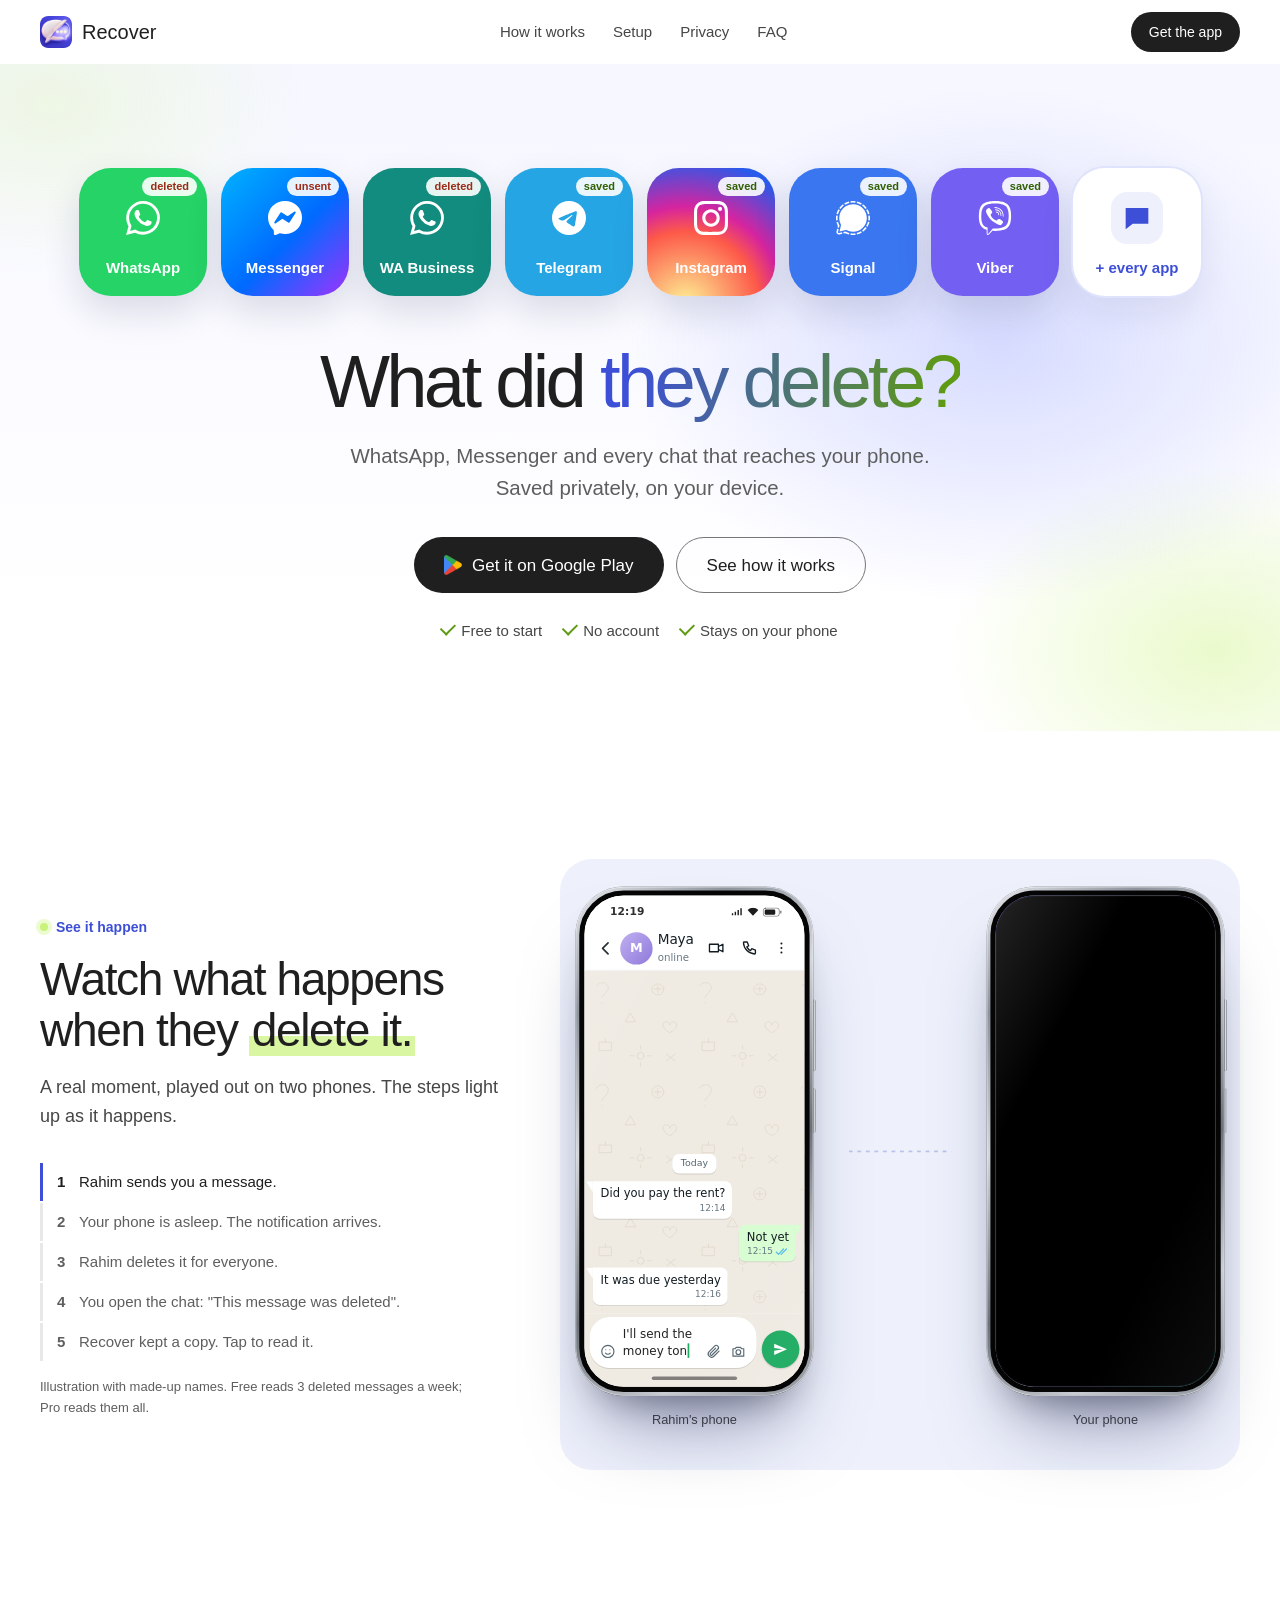
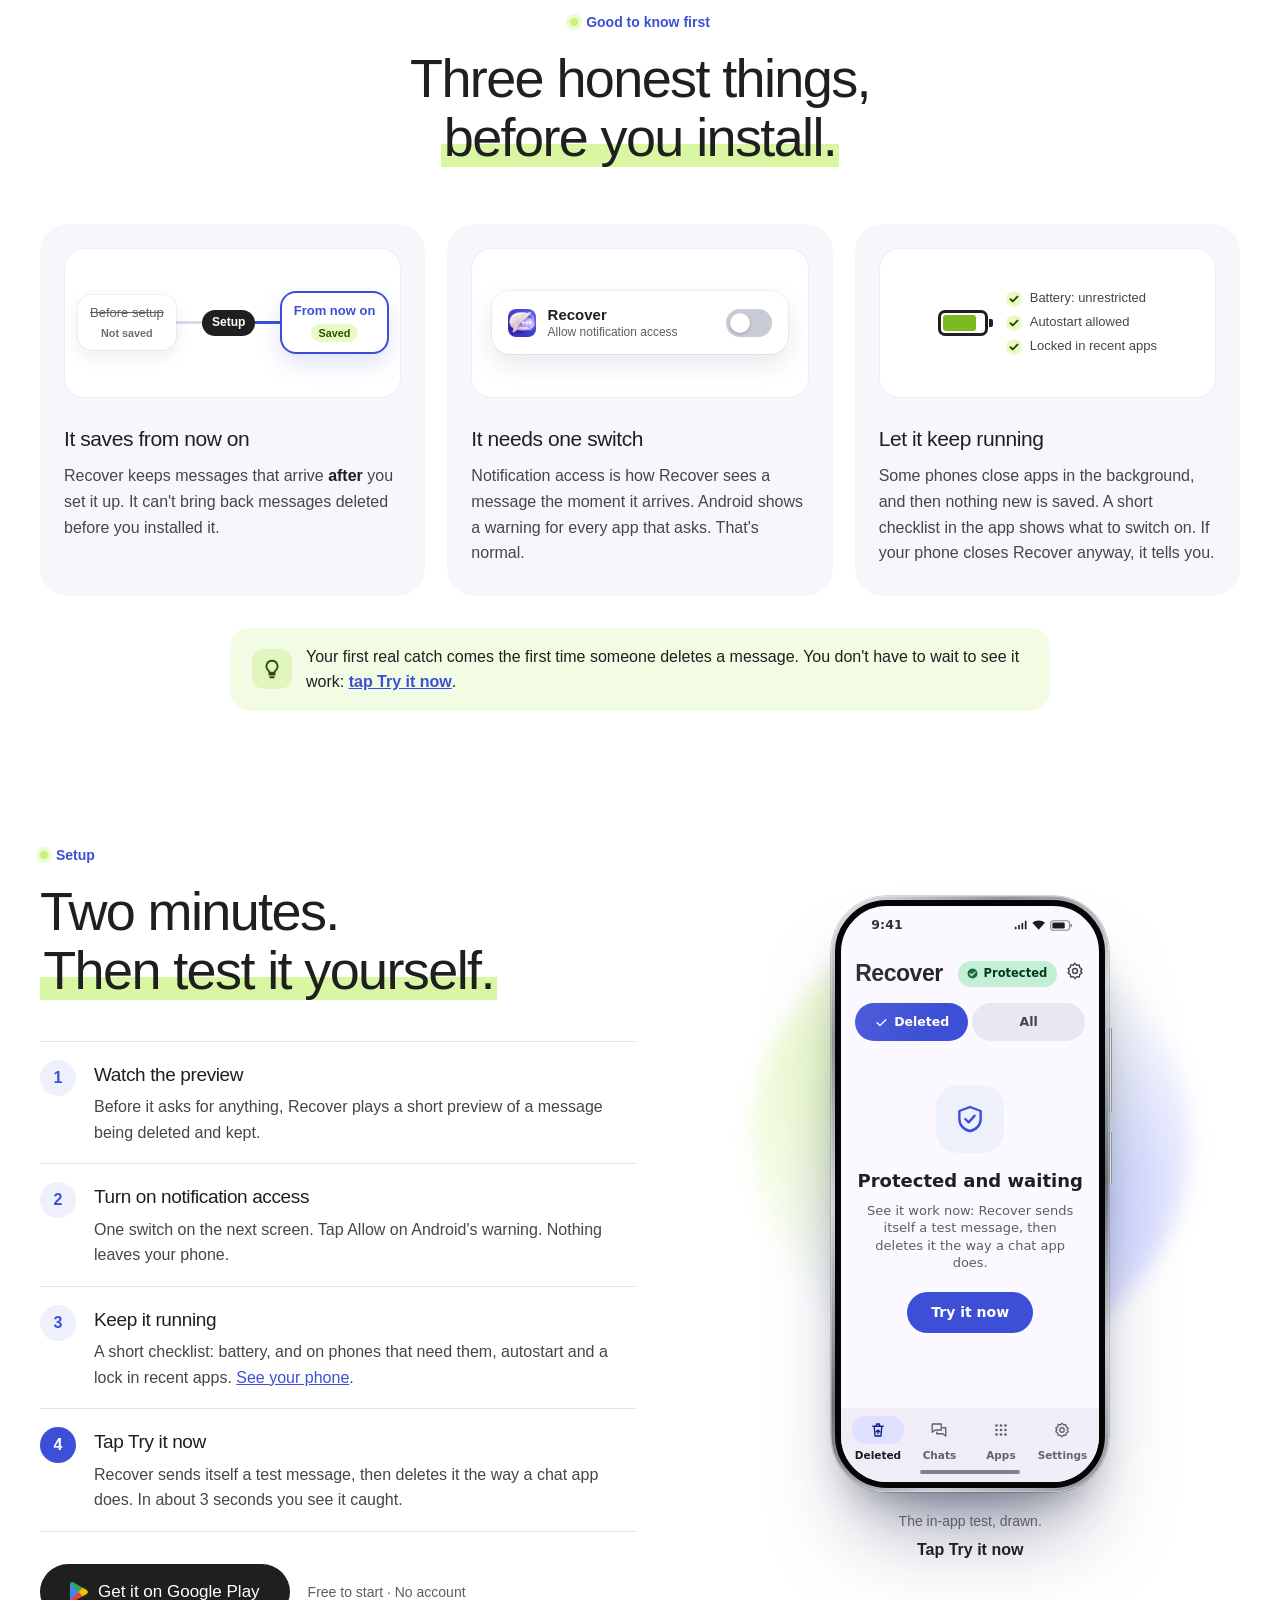
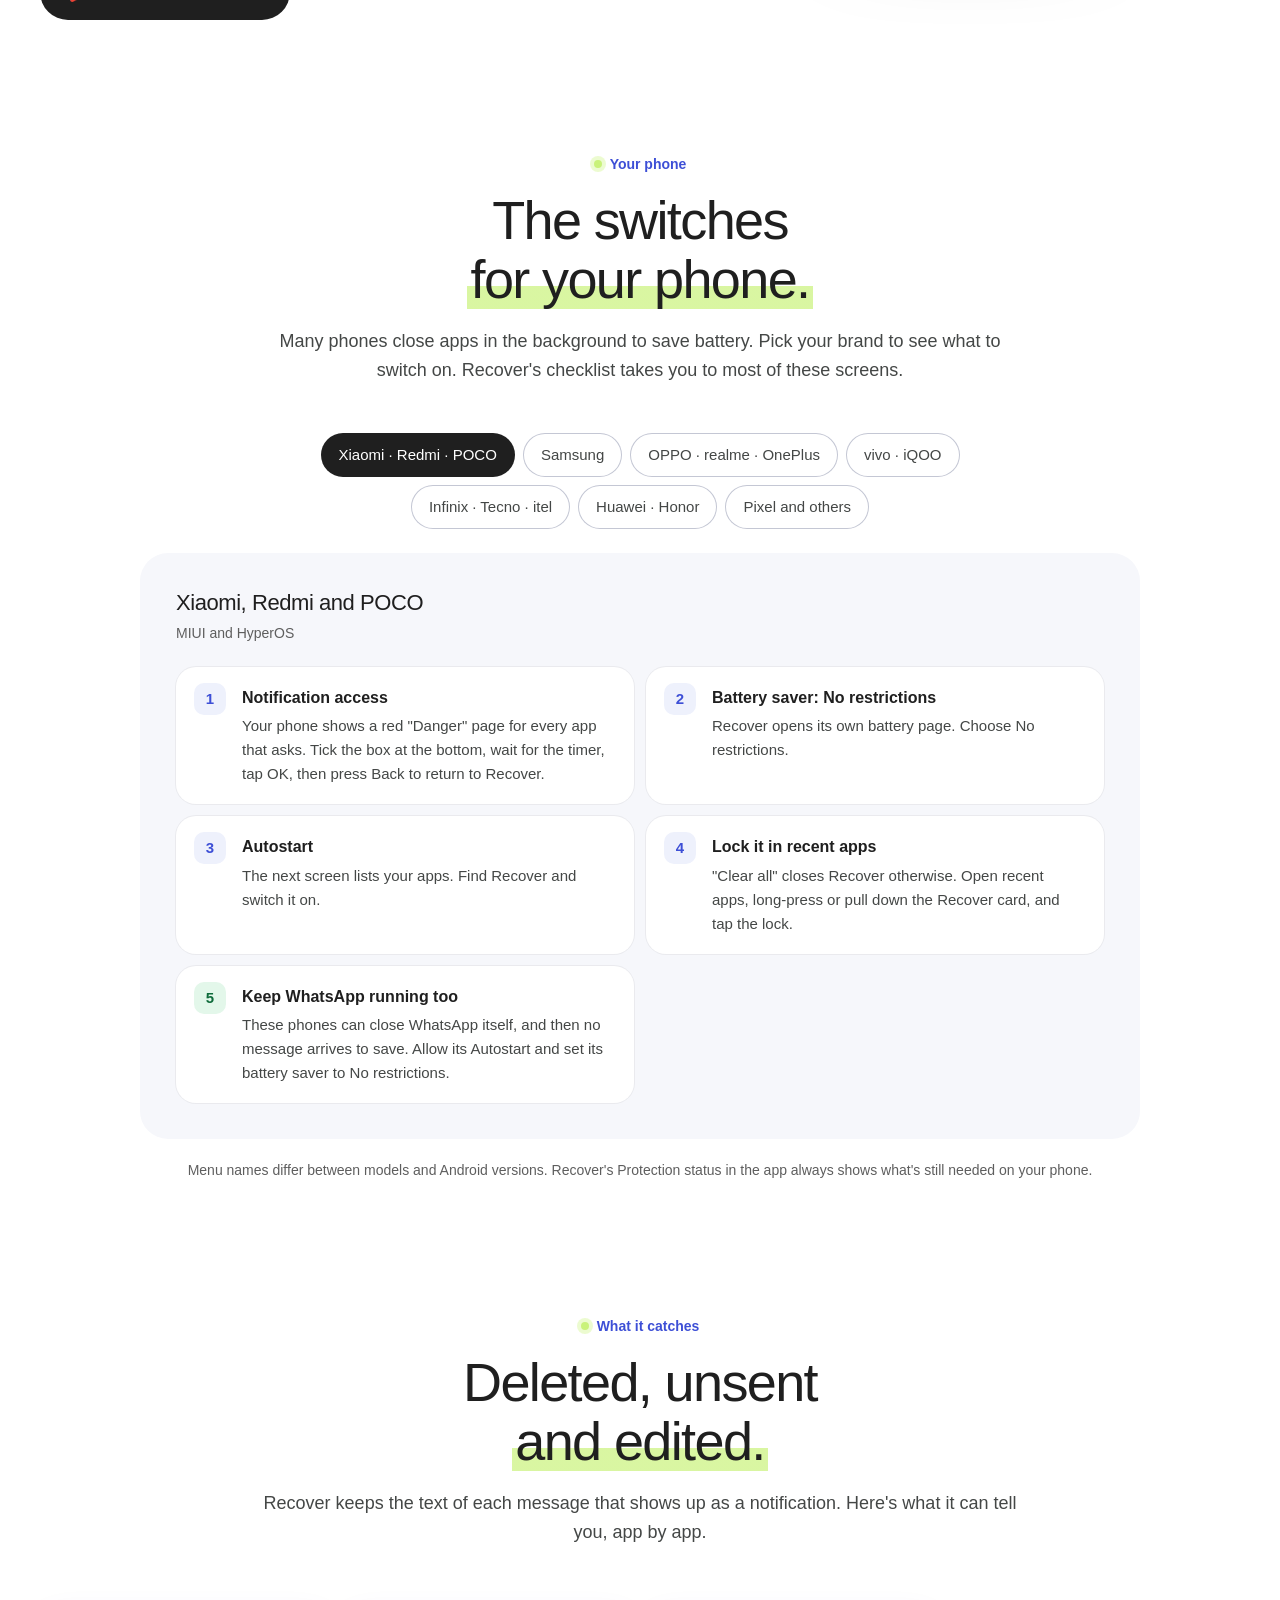
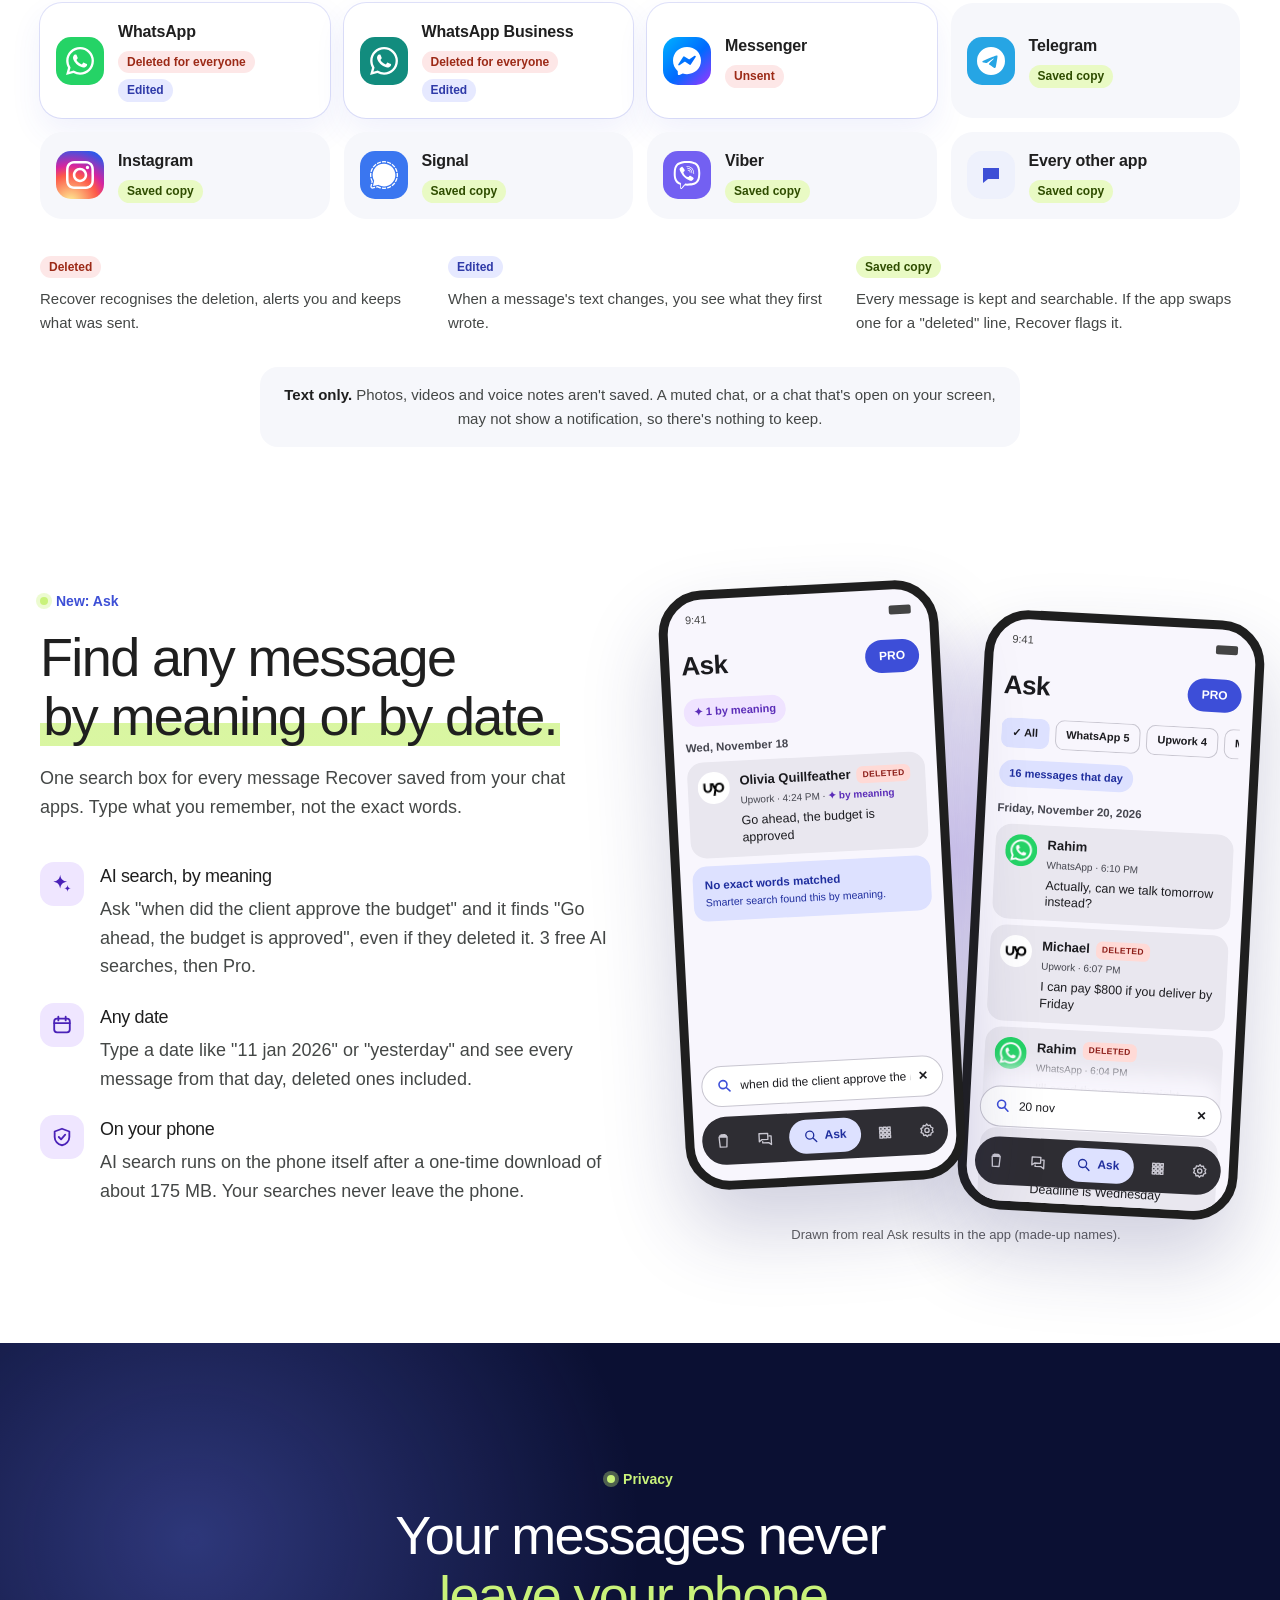
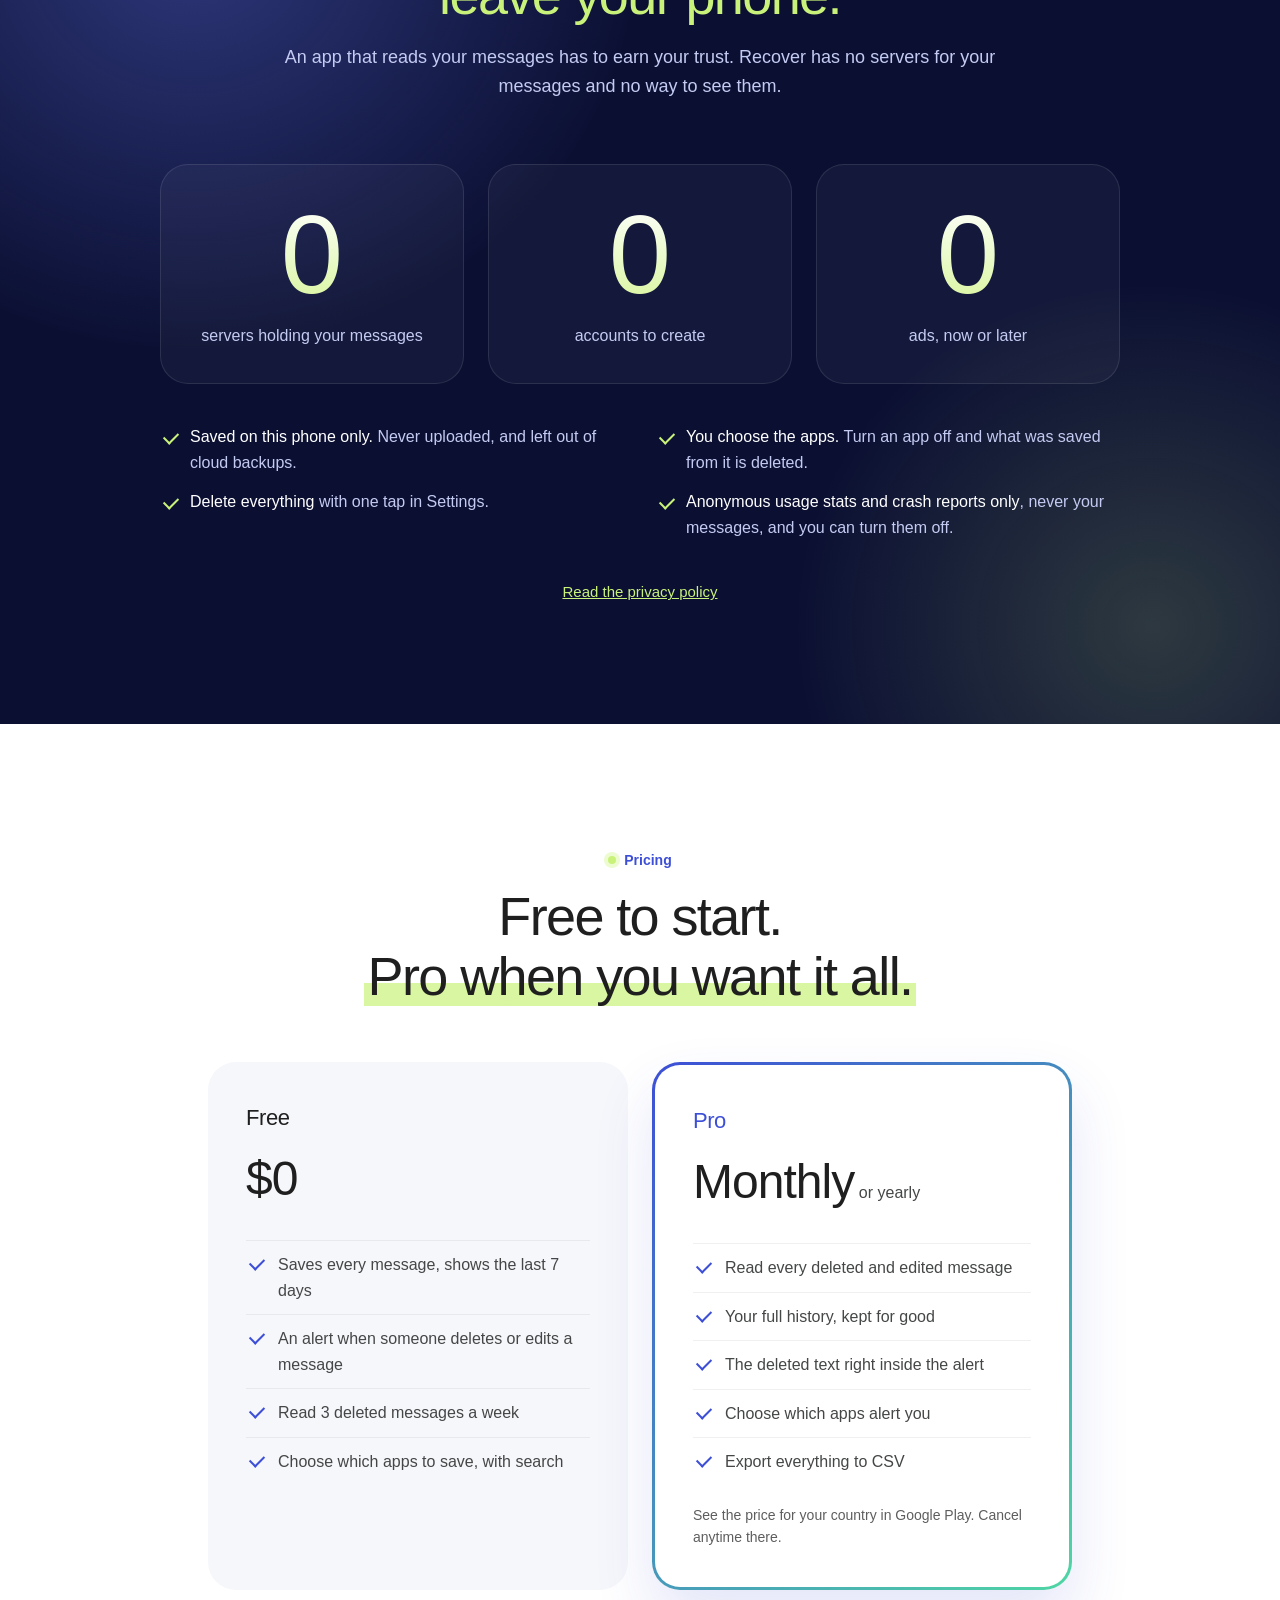
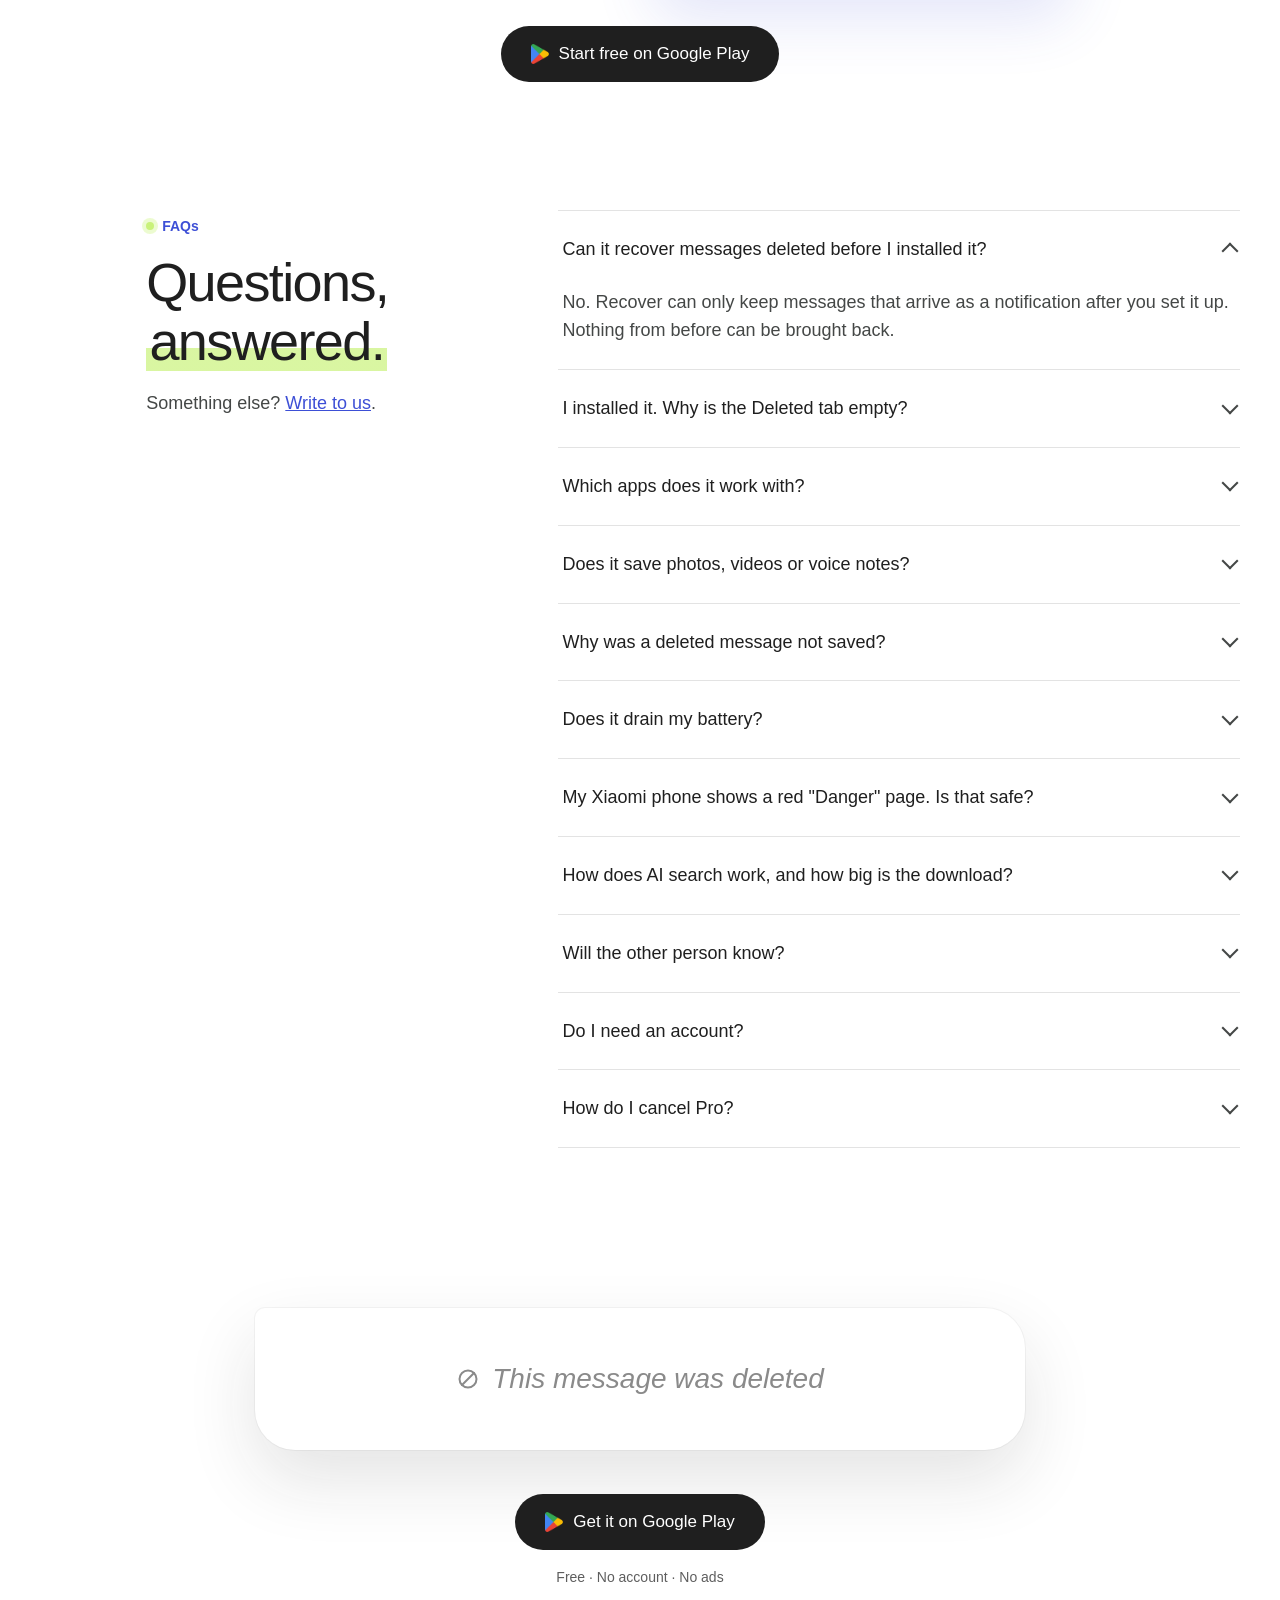
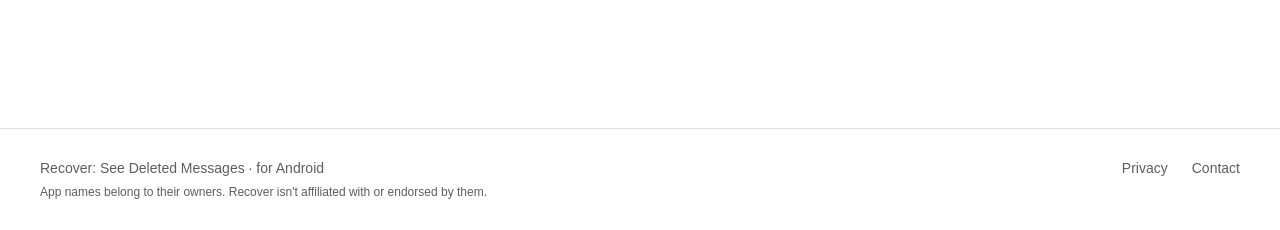
<file: index.html>
<!doctype html>
<html lang="en">
<head>
<meta charset="utf-8">
<meta name="viewport" content="width=device-width, initial-scale=1">
<title>Recover: See Unsent and Deleted Messages on Android</title>
<meta name="description" content="Someone unsent, deleted or edited a message before you could read it? Recover keeps a private copy of the messages that reach your phone, so you can still see what they sent. No account, no ads.">
<link rel="canonical" href="https://recover.matrabhed.com/">
<meta name="theme-color" content="#3D4FD6">
<link rel="icon" href="assets/favicon-32.png" sizes="32x32">
<link rel="apple-touch-icon" href="assets/apple-touch-icon.png">
<meta property="og:type" content="website">
<meta property="og:title" content="Recover: See Unsent and Deleted Messages">
<meta property="og:description" content="A private copy of the messages that reach your phone. When someone unsends or deletes one, you still see what they sent.">
<meta property="og:url" content="https://recover.matrabhed.com/">
<meta property="og:image" content="https://recover.matrabhed.com/assets/og-recover-2.png">
<meta name="twitter:card" content="summary_large_image">
<meta name="twitter:title" content="Recover: See Unsent and Deleted Messages">
<meta name="twitter:description" content="A private copy of the messages that reach your phone. When someone unsends or deletes one, you still see what they sent.">
<meta name="twitter:image" content="https://recover.matrabhed.com/assets/og-recover-2.png">
<meta name="twitter:image:alt" content="Recover: What did they delete? WhatsApp, Messenger and every chat, saved privately on your phone.">
<meta property="og:site_name" content="Recover">
<meta property="og:image:width" content="1200">
<meta property="og:image:height" content="630">
<meta property="og:image:alt" content="Recover: What did they delete? WhatsApp, Messenger and every chat, saved privately on your phone.">
<link rel="stylesheet" href="styles.css?v=1793500000">
<script type="application/ld+json">
{"@context":"https://schema.org","@type":"SoftwareApplication","name":"Recover: See Deleted Messages","alternateName":"NothingLost","operatingSystem":"Android",
 "applicationCategory":"UtilitiesApplication","url":"https://recover.matrabhed.com/",
 "installUrl":"https://play.google.com/store/apps/details?id=com.nothinglost.app",
 "offers":{"@type":"Offer","price":"0","priceCurrency":"USD"}}
</script>
</head>
<body>
<a class="skip" href="#main">Skip to content</a>
<svg width="0" height="0" style="position:absolute" aria-hidden="true" focusable="false">
<symbol id="i-wa" viewBox="0 0 24 24"><path d="M17.472 14.382c-.297-.149-1.758-.867-2.03-.967-.273-.099-.471-.148-.67.15-.197.297-.767.966-.94 1.164-.173.199-.347.223-.644.075-.297-.15-1.255-.463-2.39-1.475-.883-.788-1.48-1.761-1.653-2.059-.173-.297-.018-.458.13-.606.134-.133.298-.347.446-.52.149-.174.198-.298.298-.497.099-.198.05-.371-.025-.52-.075-.149-.669-1.612-.916-2.207-.242-.579-.487-.5-.669-.51-.173-.008-.371-.01-.57-.01-.198 0-.52.074-.792.372-.272.297-1.04 1.016-1.04 2.479 0 1.462 1.065 2.875 1.213 3.074.149.198 2.096 3.2 5.077 4.487.709.306 1.262.489 1.694.625.712.227 1.36.195 1.871.118.571-.085 1.758-.719 2.006-1.413.248-.694.248-1.289.173-1.413-.074-.124-.272-.198-.57-.347m-5.421 7.403h-.004a9.87 9.87 0 01-5.031-1.378l-.361-.214-3.741.982.998-3.648-.235-.374a9.86 9.86 0 01-1.51-5.26c.001-5.45 4.436-9.884 9.888-9.884 2.64 0 5.122 1.03 6.988 2.898a9.825 9.825 0 012.893 6.994c-.003 5.45-4.437 9.884-9.885 9.884m8.413-18.297A11.815 11.815 0 0012.05 0C5.495 0 .16 5.335.157 11.892c0 2.096.547 4.142 1.588 5.945L.057 24l6.305-1.654a11.882 11.882 0 005.683 1.448h.005c6.554 0 11.89-5.335 11.893-11.893a11.821 11.821 0 00-3.48-8.413Z"/></symbol>
<symbol id="i-ms" viewBox="0 0 24 24"><path d="M12 0C5.24 0 0 4.952 0 11.64c0 3.499 1.434 6.521 3.769 8.61a.96.96 0 0 1 .323.683l.065 2.135a.96.96 0 0 0 1.347.85l2.381-1.053a.96.96 0 0 1 .641-.046A13 13 0 0 0 12 23.28c6.76 0 12-4.952 12-11.64S18.76 0 12 0m6.806 7.44c.522-.03.971.567.63 1.094l-4.178 6.457a.707.707 0 0 1-.977.208l-3.87-2.504a.44.44 0 0 0-.49.007l-4.363 3.01c-.637.438-1.415-.317-.995-.966l4.179-6.457a.706.706 0 0 1 .977-.21l3.87 2.505c.15.097.344.094.491-.007l4.362-3.008a.7.7 0 0 1 .364-.13"/></symbol>
<symbol id="i-tg" viewBox="0 0 24 24"><path d="M11.944 0A12 12 0 0 0 0 12a12 12 0 0 0 12 12 12 12 0 0 0 12-12A12 12 0 0 0 12 0a12 12 0 0 0-.056 0zm4.962 7.224c.1-.002.321.023.465.14a.506.506 0 0 1 .171.325c.016.093.036.306.02.472-.18 1.898-.962 6.502-1.36 8.627-.168.9-.499 1.201-.82 1.23-.696.065-1.225-.46-1.9-.902-1.056-.693-1.653-1.124-2.678-1.8-1.185-.78-.417-1.21.258-1.91.177-.184 3.247-2.977 3.307-3.23.007-.032.014-.15-.056-.212s-.174-.041-.249-.024c-.106.024-1.793 1.14-5.061 3.345-.48.33-.913.49-1.302.48-.428-.008-1.252-.241-1.865-.44-.752-.245-1.349-.374-1.297-.789.027-.216.325-.437.893-.663 3.498-1.524 5.83-2.529 6.998-3.014 3.332-1.386 4.025-1.627 4.476-1.635z"/></symbol>
<symbol id="i-ig" viewBox="0 0 24 24"><path d="M7.0301.084c-1.2768.0602-2.1487.264-2.911.5634-.7888.3075-1.4575.72-2.1228 1.3877-.6652.6677-1.075 1.3368-1.3802 2.127-.2954.7638-.4956 1.6365-.552 2.914-.0564 1.2775-.0689 1.6882-.0626 4.947.0062 3.2586.0206 3.6671.0825 4.9473.061 1.2765.264 2.1482.5635 2.9107.308.7889.72 1.4573 1.388 2.1228.6679.6655 1.3365 1.0743 2.1285 1.38.7632.295 1.6361.4961 2.9134.552 1.2773.056 1.6884.069 4.9462.0627 3.2578-.0062 3.668-.0207 4.9478-.0814 1.28-.0607 2.147-.2652 2.9098-.5633.7889-.3086 1.4578-.72 2.1228-1.3881.665-.6682 1.0745-1.3378 1.3795-2.1284.2957-.7632.4966-1.636.552-2.9124.056-1.2809.0692-1.6898.063-4.948-.0063-3.2583-.021-3.6668-.0817-4.9465-.0607-1.2797-.264-2.1487-.5633-2.9117-.3084-.7889-.72-1.4568-1.3876-2.1228C21.2982 1.33 20.628.9208 19.8378.6165 19.074.321 18.2017.1197 16.9244.0645 15.6471.0093 15.236-.005 11.977.0014 8.718.0076 8.31.0215 7.0301.0839m.1402 21.6932c-1.17-.0509-1.8053-.2453-2.2287-.408-.5606-.216-.96-.4771-1.3819-.895-.422-.4178-.6811-.8186-.9-1.378-.1644-.4234-.3624-1.058-.4171-2.228-.0595-1.2645-.072-1.6442-.079-4.848-.007-3.2037.0053-3.583.0607-4.848.05-1.169.2456-1.805.408-2.2282.216-.5613.4762-.96.895-1.3816.4188-.4217.8184-.6814 1.3783-.9003.423-.1651 1.0575-.3614 2.227-.4171 1.2655-.06 1.6447-.072 4.848-.079 3.2033-.007 3.5835.005 4.8495.0608 1.169.0508 1.8053.2445 2.228.408.5608.216.96.4754 1.3816.895.4217.4194.6816.8176.9005 1.3787.1653.4217.3617 1.056.4169 2.2263.0602 1.2655.0739 1.645.0796 4.848.0058 3.203-.0055 3.5834-.061 4.848-.051 1.17-.245 1.8055-.408 2.2294-.216.5604-.4763.96-.8954 1.3814-.419.4215-.8181.6811-1.3783.9-.4224.1649-1.0577.3617-2.2262.4174-1.2656.0595-1.6448.072-4.8493.079-3.2045.007-3.5825-.006-4.848-.0608M16.953 5.5864A1.44 1.44 0 1 0 18.39 4.144a1.44 1.44 0 0 0-1.437 1.4424M5.8385 12.012c.0067 3.4032 2.7706 6.1557 6.173 6.1493 3.4026-.0065 6.157-2.7701 6.1506-6.1733-.0065-3.4032-2.771-6.1565-6.174-6.1498-3.403.0067-6.156 2.771-6.1496 6.1738M8 12.0077a4 4 0 1 1 4.008 3.9921A3.9996 3.9996 0 0 1 8 12.0077"/></symbol>
<symbol id="i-sg" viewBox="0 0 24 24"><path d="M12 0q-.934 0-1.83.139l.17 1.111a11 11 0 0 1 3.32 0l.172-1.111A12 12 0 0 0 12 0M9.152.34A12 12 0 0 0 5.77 1.742l.584.961a10.8 10.8 0 0 1 3.066-1.27zm5.696 0-.268 1.094a10.8 10.8 0 0 1 3.066 1.27l.584-.962A12 12 0 0 0 14.848.34M12 2.25a9.75 9.75 0 0 0-8.539 14.459c.074.134.1.292.064.441l-1.013 4.338 4.338-1.013a.62.62 0 0 1 .441.064A9.7 9.7 0 0 0 12 21.75c5.385 0 9.75-4.365 9.75-9.75S17.385 2.25 12 2.25m-7.092.068a12 12 0 0 0-2.59 2.59l.909.664a11 11 0 0 1 2.345-2.345zm14.184 0-.664.909a11 11 0 0 1 2.345 2.345l.909-.664a12 12 0 0 0-2.59-2.59M1.742 5.77A12 12 0 0 0 .34 9.152l1.094.268a10.8 10.8 0 0 1 1.269-3.066zm20.516 0-.961.584a10.8 10.8 0 0 1 1.27 3.066l1.093-.268a12 12 0 0 0-1.402-3.383M.138 10.168A12 12 0 0 0 0 12q0 .934.139 1.83l1.111-.17A11 11 0 0 1 1.125 12q0-.848.125-1.66zm23.723.002-1.111.17q.125.812.125 1.66c0 .848-.042 1.12-.125 1.66l1.111.172a12.1 12.1 0 0 0 0-3.662M1.434 14.58l-1.094.268a12 12 0 0 0 .96 2.591l-.265 1.14 1.096.255.36-1.539-.188-.365a10.8 10.8 0 0 1-.87-2.35m21.133 0a10.8 10.8 0 0 1-1.27 3.067l.962.584a12 12 0 0 0 1.402-3.383zm-1.793 3.848a11 11 0 0 1-2.345 2.345l.664.909a12 12 0 0 0 2.59-2.59zm-19.959 1.1L.357 21.48a1.8 1.8 0 0 0 2.162 2.161l1.954-.455-.256-1.095-1.953.455a.675.675 0 0 1-.81-.81l.454-1.954zm16.832 1.769a10.8 10.8 0 0 1-3.066 1.27l.268 1.093a12 12 0 0 0 3.382-1.402zm-10.94.213-1.54.36.256 1.095 1.139-.266c.814.415 1.683.74 2.591.961l.268-1.094a10.8 10.8 0 0 1-2.35-.869zm3.634 1.24-.172 1.111a12.1 12.1 0 0 0 3.662 0l-.17-1.111q-.812.125-1.66.125a11 11 0 0 1-1.66-.125"/></symbol>
<symbol id="i-vb" viewBox="0 0 24 24"><path d="M11.4 0C9.473.028 5.333.344 3.02 2.467 1.302 4.187.696 6.7.633 9.817.57 12.933.488 18.776 6.12 20.36h.003l-.004 2.416s-.037.977.61 1.177c.777.242 1.234-.5 1.98-1.302.407-.44.972-1.084 1.397-1.58 3.85.326 6.812-.416 7.15-.525.776-.252 5.176-.816 5.892-6.657.74-6.02-.36-9.83-2.34-11.546-.596-.55-3.006-2.3-8.375-2.323 0 0-.395-.025-1.037-.017zm.058 1.693c.545-.004.88.017.88.017 4.542.02 6.717 1.388 7.222 1.846 1.675 1.435 2.53 4.868 1.906 9.897v.002c-.604 4.878-4.174 5.184-4.832 5.395-.28.09-2.882.737-6.153.524 0 0-2.436 2.94-3.197 3.704-.12.12-.26.167-.352.144-.13-.033-.166-.188-.165-.414l.02-4.018c-4.762-1.32-4.485-6.292-4.43-8.895.054-2.604.543-4.738 1.996-6.173 1.96-1.773 5.474-2.018 7.11-2.03zm.38 2.602c-.167 0-.303.135-.304.302 0 .167.133.303.3.305 1.624.01 2.946.537 4.028 1.592 1.073 1.046 1.62 2.468 1.633 4.334.002.167.14.3.307.3.166-.002.3-.138.3-.304-.014-1.984-.618-3.596-1.816-4.764-1.19-1.16-2.692-1.753-4.447-1.765zm-3.96.695c-.19-.032-.4.005-.616.117l-.01.002c-.43.247-.816.562-1.146.932-.002.004-.006.004-.008.008-.267.323-.42.638-.46.948-.008.046-.01.093-.007.14 0 .136.022.27.065.4l.013.01c.135.48.473 1.276 1.205 2.604.42.768.903 1.5 1.446 2.186.27.344.56.673.87.984l.132.132c.31.308.64.6.984.87.686.543 1.418 1.027 2.186 1.447 1.328.733 2.126 1.07 2.604 1.206l.01.014c.13.042.265.064.402.063.046.002.092 0 .138-.008.31-.036.627-.19.948-.46.004 0 .003-.002.008-.005.37-.33.683-.72.93-1.148l.003-.01c.225-.432.15-.842-.18-1.12-.004 0-.698-.58-1.037-.83-.36-.255-.73-.492-1.113-.71-.51-.285-1.032-.106-1.248.174l-.447.564c-.23.283-.657.246-.657.246-3.12-.796-3.955-3.955-3.955-3.955s-.037-.426.248-.656l.563-.448c.277-.215.456-.737.17-1.248-.217-.383-.454-.756-.71-1.115-.25-.34-.826-1.033-.83-1.035-.137-.165-.31-.265-.502-.297zm4.49.88c-.158.002-.29.124-.3.282-.01.167.115.312.282.324 1.16.085 2.017.466 2.645 1.15.63.688.93 1.524.906 2.57-.002.168.13.306.3.31.166.003.305-.13.31-.297.025-1.175-.334-2.193-1.067-2.994-.74-.81-1.777-1.253-3.05-1.346h-.024zm.463 1.63c-.16.002-.29.127-.3.287-.008.167.12.31.288.32.523.028.875.175 1.113.422.24.245.388.62.416 1.164.01.167.15.295.318.287.167-.008.295-.15.287-.317-.03-.644-.215-1.178-.58-1.557-.367-.378-.893-.574-1.52-.607h-.018z"/></symbol>
</svg>

<header class="top">
  <div class="wrap top-in">
    <a class="brand" href="./"><img src="assets/icon-192.png" alt="" width="32" height="32">Recover</a>
    <nav class="top-nav" aria-label="Sections"><a href="#see">How it works</a><a href="#phones">Setup</a><a href="#privacy">Privacy</a><a href="#faq">FAQ</a></nav>
    <a class="btn btn-dark btn-sm" data-play href="https://play.google.com/store/apps/details?id=com.nothinglost.app">Get the app</a>
  </div>
</header>

<main id="main">
  <!-- The link preview (assets/og-recover-2.png) is drawn from og-share.html, which reuses this first screen. -->
  <!-- First screen: the apps are the message. Tags say exactly what Recover does in each: a deletion is only
       recognised in WhatsApp (and Business) and Messenger; everywhere else it keeps a copy. Names only, no logos. -->
  <section class="intro">
    <div class="i-bg" aria-hidden="true"></div>
    <div class="wrap i-in">
      <ul class="tiles" aria-label="Works with"><li class="tile" style="--c:#25D366"><small class="t-tag t-del">deleted</small><span class="t-ic"><svg viewBox="0 0 24 24" aria-hidden="true"><path d="M17.472 14.382c-.297-.149-1.758-.867-2.03-.967-.273-.099-.471-.148-.67.15-.197.297-.767.966-.94 1.164-.173.199-.347.223-.644.075-.297-.15-1.255-.463-2.39-1.475-.883-.788-1.48-1.761-1.653-2.059-.173-.297-.018-.458.13-.606.134-.133.298-.347.446-.52.149-.174.198-.298.298-.497.099-.198.05-.371-.025-.52-.075-.149-.669-1.612-.916-2.207-.242-.579-.487-.5-.669-.51-.173-.008-.371-.01-.57-.01-.198 0-.52.074-.792.372-.272.297-1.04 1.016-1.04 2.479 0 1.462 1.065 2.875 1.213 3.074.149.198 2.096 3.2 5.077 4.487.709.306 1.262.489 1.694.625.712.227 1.36.195 1.871.118.571-.085 1.758-.719 2.006-1.413.248-.694.248-1.289.173-1.413-.074-.124-.272-.198-.57-.347m-5.421 7.403h-.004a9.87 9.87 0 01-5.031-1.378l-.361-.214-3.741.982.998-3.648-.235-.374a9.86 9.86 0 01-1.51-5.26c.001-5.45 4.436-9.884 9.888-9.884 2.64 0 5.122 1.03 6.988 2.898a9.825 9.825 0 012.893 6.994c-.003 5.45-4.437 9.884-9.885 9.884m8.413-18.297A11.815 11.815 0 0012.05 0C5.495 0 .16 5.335.157 11.892c0 2.096.547 4.142 1.588 5.945L.057 24l6.305-1.654a11.882 11.882 0 005.683 1.448h.005c6.554 0 11.89-5.335 11.893-11.893a11.821 11.821 0 00-3.48-8.413Z"/></svg></span><b>WhatsApp</b></li><li class="tile" style="--c:linear-gradient(135deg,#00B2FF,#006AFF 55%,#A033FF)"><small class="t-tag t-del">unsent</small><span class="t-ic"><svg viewBox="0 0 24 24" aria-hidden="true"><path d="M12 0C5.24 0 0 4.952 0 11.64c0 3.499 1.434 6.521 3.769 8.61a.96.96 0 0 1 .323.683l.065 2.135a.96.96 0 0 0 1.347.85l2.381-1.053a.96.96 0 0 1 .641-.046A13 13 0 0 0 12 23.28c6.76 0 12-4.952 12-11.64S18.76 0 12 0m6.806 7.44c.522-.03.971.567.63 1.094l-4.178 6.457a.707.707 0 0 1-.977.208l-3.87-2.504a.44.44 0 0 0-.49.007l-4.363 3.01c-.637.438-1.415-.317-.995-.966l4.179-6.457a.706.706 0 0 1 .977-.21l3.87 2.505c.15.097.344.094.491-.007l4.362-3.008a.7.7 0 0 1 .364-.13"/></svg></span><b>Messenger</b></li><li class="tile" style="--c:#128C7E"><small class="t-tag t-del">deleted</small><span class="t-ic"><svg viewBox="0 0 24 24" aria-hidden="true"><path d="M17.472 14.382c-.297-.149-1.758-.867-2.03-.967-.273-.099-.471-.148-.67.15-.197.297-.767.966-.94 1.164-.173.199-.347.223-.644.075-.297-.15-1.255-.463-2.39-1.475-.883-.788-1.48-1.761-1.653-2.059-.173-.297-.018-.458.13-.606.134-.133.298-.347.446-.52.149-.174.198-.298.298-.497.099-.198.05-.371-.025-.52-.075-.149-.669-1.612-.916-2.207-.242-.579-.487-.5-.669-.51-.173-.008-.371-.01-.57-.01-.198 0-.52.074-.792.372-.272.297-1.04 1.016-1.04 2.479 0 1.462 1.065 2.875 1.213 3.074.149.198 2.096 3.2 5.077 4.487.709.306 1.262.489 1.694.625.712.227 1.36.195 1.871.118.571-.085 1.758-.719 2.006-1.413.248-.694.248-1.289.173-1.413-.074-.124-.272-.198-.57-.347m-5.421 7.403h-.004a9.87 9.87 0 01-5.031-1.378l-.361-.214-3.741.982.998-3.648-.235-.374a9.86 9.86 0 01-1.51-5.26c.001-5.45 4.436-9.884 9.888-9.884 2.64 0 5.122 1.03 6.988 2.898a9.825 9.825 0 012.893 6.994c-.003 5.45-4.437 9.884-9.885 9.884m8.413-18.297A11.815 11.815 0 0012.05 0C5.495 0 .16 5.335.157 11.892c0 2.096.547 4.142 1.588 5.945L.057 24l6.305-1.654a11.882 11.882 0 005.683 1.448h.005c6.554 0 11.89-5.335 11.893-11.893a11.821 11.821 0 00-3.48-8.413Z"/></svg></span><b>WA Business</b></li><li class="tile" style="--c:#26A5E4"><small class="t-tag">saved</small><span class="t-ic"><svg viewBox="0 0 24 24" aria-hidden="true"><path d="M11.944 0A12 12 0 0 0 0 12a12 12 0 0 0 12 12 12 12 0 0 0 12-12A12 12 0 0 0 12 0a12 12 0 0 0-.056 0zm4.962 7.224c.1-.002.321.023.465.14a.506.506 0 0 1 .171.325c.016.093.036.306.02.472-.18 1.898-.962 6.502-1.36 8.627-.168.9-.499 1.201-.82 1.23-.696.065-1.225-.46-1.9-.902-1.056-.693-1.653-1.124-2.678-1.8-1.185-.78-.417-1.21.258-1.91.177-.184 3.247-2.977 3.307-3.23.007-.032.014-.15-.056-.212s-.174-.041-.249-.024c-.106.024-1.793 1.14-5.061 3.345-.48.33-.913.49-1.302.48-.428-.008-1.252-.241-1.865-.44-.752-.245-1.349-.374-1.297-.789.027-.216.325-.437.893-.663 3.498-1.524 5.83-2.529 6.998-3.014 3.332-1.386 4.025-1.627 4.476-1.635z"/></svg></span><b>Telegram</b></li><li class="tile" style="--c:radial-gradient(circle at 30% 107%,#fdf497 0%,#fd5949 45%,#d6249f 60%,#285AEB 90%)"><small class="t-tag">saved</small><span class="t-ic"><svg viewBox="0 0 24 24" aria-hidden="true"><path d="M7.0301.084c-1.2768.0602-2.1487.264-2.911.5634-.7888.3075-1.4575.72-2.1228 1.3877-.6652.6677-1.075 1.3368-1.3802 2.127-.2954.7638-.4956 1.6365-.552 2.914-.0564 1.2775-.0689 1.6882-.0626 4.947.0062 3.2586.0206 3.6671.0825 4.9473.061 1.2765.264 2.1482.5635 2.9107.308.7889.72 1.4573 1.388 2.1228.6679.6655 1.3365 1.0743 2.1285 1.38.7632.295 1.6361.4961 2.9134.552 1.2773.056 1.6884.069 4.9462.0627 3.2578-.0062 3.668-.0207 4.9478-.0814 1.28-.0607 2.147-.2652 2.9098-.5633.7889-.3086 1.4578-.72 2.1228-1.3881.665-.6682 1.0745-1.3378 1.3795-2.1284.2957-.7632.4966-1.636.552-2.9124.056-1.2809.0692-1.6898.063-4.948-.0063-3.2583-.021-3.6668-.0817-4.9465-.0607-1.2797-.264-2.1487-.5633-2.9117-.3084-.7889-.72-1.4568-1.3876-2.1228C21.2982 1.33 20.628.9208 19.8378.6165 19.074.321 18.2017.1197 16.9244.0645 15.6471.0093 15.236-.005 11.977.0014 8.718.0076 8.31.0215 7.0301.0839m.1402 21.6932c-1.17-.0509-1.8053-.2453-2.2287-.408-.5606-.216-.96-.4771-1.3819-.895-.422-.4178-.6811-.8186-.9-1.378-.1644-.4234-.3624-1.058-.4171-2.228-.0595-1.2645-.072-1.6442-.079-4.848-.007-3.2037.0053-3.583.0607-4.848.05-1.169.2456-1.805.408-2.2282.216-.5613.4762-.96.895-1.3816.4188-.4217.8184-.6814 1.3783-.9003.423-.1651 1.0575-.3614 2.227-.4171 1.2655-.06 1.6447-.072 4.848-.079 3.2033-.007 3.5835.005 4.8495.0608 1.169.0508 1.8053.2445 2.228.408.5608.216.96.4754 1.3816.895.4217.4194.6816.8176.9005 1.3787.1653.4217.3617 1.056.4169 2.2263.0602 1.2655.0739 1.645.0796 4.848.0058 3.203-.0055 3.5834-.061 4.848-.051 1.17-.245 1.8055-.408 2.2294-.216.5604-.4763.96-.8954 1.3814-.419.4215-.8181.6811-1.3783.9-.4224.1649-1.0577.3617-2.2262.4174-1.2656.0595-1.6448.072-4.8493.079-3.2045.007-3.5825-.006-4.848-.0608M16.953 5.5864A1.44 1.44 0 1 0 18.39 4.144a1.44 1.44 0 0 0-1.437 1.4424M5.8385 12.012c.0067 3.4032 2.7706 6.1557 6.173 6.1493 3.4026-.0065 6.157-2.7701 6.1506-6.1733-.0065-3.4032-2.771-6.1565-6.174-6.1498-3.403.0067-6.156 2.771-6.1496 6.1738M8 12.0077a4 4 0 1 1 4.008 3.9921A3.9996 3.9996 0 0 1 8 12.0077"/></svg></span><b>Instagram</b></li><li class="tile" style="--c:#3A76F0"><small class="t-tag">saved</small><span class="t-ic"><svg viewBox="0 0 24 24" aria-hidden="true"><path d="M12 0q-.934 0-1.83.139l.17 1.111a11 11 0 0 1 3.32 0l.172-1.111A12 12 0 0 0 12 0M9.152.34A12 12 0 0 0 5.77 1.742l.584.961a10.8 10.8 0 0 1 3.066-1.27zm5.696 0-.268 1.094a10.8 10.8 0 0 1 3.066 1.27l.584-.962A12 12 0 0 0 14.848.34M12 2.25a9.75 9.75 0 0 0-8.539 14.459c.074.134.1.292.064.441l-1.013 4.338 4.338-1.013a.62.62 0 0 1 .441.064A9.7 9.7 0 0 0 12 21.75c5.385 0 9.75-4.365 9.75-9.75S17.385 2.25 12 2.25m-7.092.068a12 12 0 0 0-2.59 2.59l.909.664a11 11 0 0 1 2.345-2.345zm14.184 0-.664.909a11 11 0 0 1 2.345 2.345l.909-.664a12 12 0 0 0-2.59-2.59M1.742 5.77A12 12 0 0 0 .34 9.152l1.094.268a10.8 10.8 0 0 1 1.269-3.066zm20.516 0-.961.584a10.8 10.8 0 0 1 1.27 3.066l1.093-.268a12 12 0 0 0-1.402-3.383M.138 10.168A12 12 0 0 0 0 12q0 .934.139 1.83l1.111-.17A11 11 0 0 1 1.125 12q0-.848.125-1.66zm23.723.002-1.111.17q.125.812.125 1.66c0 .848-.042 1.12-.125 1.66l1.111.172a12.1 12.1 0 0 0 0-3.662M1.434 14.58l-1.094.268a12 12 0 0 0 .96 2.591l-.265 1.14 1.096.255.36-1.539-.188-.365a10.8 10.8 0 0 1-.87-2.35m21.133 0a10.8 10.8 0 0 1-1.27 3.067l.962.584a12 12 0 0 0 1.402-3.383zm-1.793 3.848a11 11 0 0 1-2.345 2.345l.664.909a12 12 0 0 0 2.59-2.59zm-19.959 1.1L.357 21.48a1.8 1.8 0 0 0 2.162 2.161l1.954-.455-.256-1.095-1.953.455a.675.675 0 0 1-.81-.81l.454-1.954zm16.832 1.769a10.8 10.8 0 0 1-3.066 1.27l.268 1.093a12 12 0 0 0 3.382-1.402zm-10.94.213-1.54.36.256 1.095 1.139-.266c.814.415 1.683.74 2.591.961l.268-1.094a10.8 10.8 0 0 1-2.35-.869zm3.634 1.24-.172 1.111a12.1 12.1 0 0 0 3.662 0l-.17-1.111q-.812.125-1.66.125a11 11 0 0 1-1.66-.125"/></svg></span><b>Signal</b></li><li class="tile" style="--c:#7360F2"><small class="t-tag">saved</small><span class="t-ic"><svg viewBox="0 0 24 24" aria-hidden="true"><path d="M11.4 0C9.473.028 5.333.344 3.02 2.467 1.302 4.187.696 6.7.633 9.817.57 12.933.488 18.776 6.12 20.36h.003l-.004 2.416s-.037.977.61 1.177c.777.242 1.234-.5 1.98-1.302.407-.44.972-1.084 1.397-1.58 3.85.326 6.812-.416 7.15-.525.776-.252 5.176-.816 5.892-6.657.74-6.02-.36-9.83-2.34-11.546-.596-.55-3.006-2.3-8.375-2.323 0 0-.395-.025-1.037-.017zm.058 1.693c.545-.004.88.017.88.017 4.542.02 6.717 1.388 7.222 1.846 1.675 1.435 2.53 4.868 1.906 9.897v.002c-.604 4.878-4.174 5.184-4.832 5.395-.28.09-2.882.737-6.153.524 0 0-2.436 2.94-3.197 3.704-.12.12-.26.167-.352.144-.13-.033-.166-.188-.165-.414l.02-4.018c-4.762-1.32-4.485-6.292-4.43-8.895.054-2.604.543-4.738 1.996-6.173 1.96-1.773 5.474-2.018 7.11-2.03zm.38 2.602c-.167 0-.303.135-.304.302 0 .167.133.303.3.305 1.624.01 2.946.537 4.028 1.592 1.073 1.046 1.62 2.468 1.633 4.334.002.167.14.3.307.3.166-.002.3-.138.3-.304-.014-1.984-.618-3.596-1.816-4.764-1.19-1.16-2.692-1.753-4.447-1.765zm-3.96.695c-.19-.032-.4.005-.616.117l-.01.002c-.43.247-.816.562-1.146.932-.002.004-.006.004-.008.008-.267.323-.42.638-.46.948-.008.046-.01.093-.007.14 0 .136.022.27.065.4l.013.01c.135.48.473 1.276 1.205 2.604.42.768.903 1.5 1.446 2.186.27.344.56.673.87.984l.132.132c.31.308.64.6.984.87.686.543 1.418 1.027 2.186 1.447 1.328.733 2.126 1.07 2.604 1.206l.01.014c.13.042.265.064.402.063.046.002.092 0 .138-.008.31-.036.627-.19.948-.46.004 0 .003-.002.008-.005.37-.33.683-.72.93-1.148l.003-.01c.225-.432.15-.842-.18-1.12-.004 0-.698-.58-1.037-.83-.36-.255-.73-.492-1.113-.71-.51-.285-1.032-.106-1.248.174l-.447.564c-.23.283-.657.246-.657.246-3.12-.796-3.955-3.955-3.955-3.955s-.037-.426.248-.656l.563-.448c.277-.215.456-.737.17-1.248-.217-.383-.454-.756-.71-1.115-.25-.34-.826-1.033-.83-1.035-.137-.165-.31-.265-.502-.297zm4.49.88c-.158.002-.29.124-.3.282-.01.167.115.312.282.324 1.16.085 2.017.466 2.645 1.15.63.688.93 1.524.906 2.57-.002.168.13.306.3.31.166.003.305-.13.31-.297.025-1.175-.334-2.193-1.067-2.994-.74-.81-1.777-1.253-3.05-1.346h-.024zm.463 1.63c-.16.002-.29.127-.3.287-.008.167.12.31.288.32.523.028.875.175 1.113.422.24.245.388.62.416 1.164.01.167.15.295.318.287.167-.008.295-.15.287-.317-.03-.644-.215-1.178-.58-1.557-.367-.378-.893-.574-1.52-.607h-.018z"/></svg></span><b>Viber</b></li><li class="tile tile-more"><span class="t-ic"><svg viewBox="0 0 24 24" aria-hidden="true"><path d="M4 5h16v11H9l-5 4z"/></svg></span><b>+ every app</b></li></ul>
      <h1>What did <br class="m-br"><span>they delete?</span></h1>
      <p class="i-lead">WhatsApp, Messenger and every chat that reaches your phone.<br>Saved privately, on your device.</p>
      <div class="i-actions">
        <a class="btn btn-dark btn-lg" data-play href="https://play.google.com/store/apps/details?id=com.nothinglost.app"><img src="assets/play-logo.png" alt="" width="18" height="20">Get it on Google Play</a>
        <a class="btn btn-line btn-lg" href="#see">See how it works</a>
      </div>
      <ul class="i-trust"><li>Free to start</li><li>No account</li><li>Stays on your phone</li></ul>
    </div>
  </section>

  <section class="hero" id="see">
    <div class="wrap hero-in">
      <div class="st-head"><p class="kicker">See it happen</p><h2 class="sec-title">Watch what happens<br>when they <em>delete it.</em></h2></div>
      <p class="lead">A real moment, played out on two phones. The steps light up as it happens.</p>
      <ol class="beats" id="beats">
        <li><b>1</b>Rahim sends you a message.</li>
        <li><b>2</b>Your phone is asleep. The notification arrives.</li>
        <li><b>3</b>Rahim deletes it for everyone.</li>
        <li><b>4</b>You open the chat: "This message was deleted".</li>
        <li><b>5</b>Recover kept a copy. Tap to read it.</li>
      </ol>
      <p class="fine">Illustration with made-up names. Free reads 3 deleted messages a week; Pro reads them all.</p>

      <!-- The real scenario, played out: Rahim sends, your sleeping phone gets it, Rahim deletes it,
           you open the chat and it's gone, Recover kept it. -->
      <div class="hero-stage">
        <div class="scene" id="scene" aria-hidden="true">
          <div class="scene-in">
            <figure class="ph ph-a">
              <div class="dev"><div class="screen chat-app">
                <div class="sbar" aria-hidden="true"><span class="sb-t">12:19</span><span class="sb-ic"><svg viewBox="0 0 16 12"><path d="M1 11h2V8H1zM5 11h2V6H5zM9 11h2V3.5H9zM13 11h2V1h-2z"/></svg><svg viewBox="0 0 16 12"><path d="M8 11.6 15.6 3.4A11.6 11.6 0 0 0 .4 3.4z"/></svg><svg viewBox="0 0 25 12"><rect x=".75" y=".75" width="20.5" height="10.5" rx="3" fill="none" stroke="currentColor" stroke-width="1.2" opacity=".5"/><rect x="2.6" y="2.6" width="13.5" height="6.8" rx="1.6"/><rect x="22.3" y="4" width="1.8" height="4" rx=".9" opacity=".5"/></svg></span></div>
                <div class="c-top"><span class="back"><svg viewBox="0 0 24 24"><path d="M15 5l-7 7 7 7"/></svg></span><span class="av">M</span><div class="who"><b>Maya</b><small>online</small></div><span class="acts"><svg viewBox="0 0 24 24"><path d="M3 7h12v10H3zM15 10l6-3v10l-6-3"/></svg><svg viewBox="0 0 24 24"><path d="M5 4h4l2 5-2.5 1.5a11 11 0 0 0 5 5L15 13l5 2v4a1 1 0 0 1-1 1A16 16 0 0 1 4 5a1 1 0 0 1 1-1z"/></svg><svg viewBox="0 0 24 24" class="dots"><circle cx="12" cy="5" r="1.6"/><circle cx="12" cy="12" r="1.6"/><circle cx="12" cy="19" r="1.6"/></svg></span></div>
                <div class="c-body">
                  <div class="c-day">Today</div>
                  <div class="bub in">Did you pay the rent?<i>12:14</i></div>
                  <div class="bub out">Not yet<i>12:15</i></div>
                  <div class="bub in">It was due yesterday<i>12:16</i></div>
                  <div class="bub out new"><span class="txt">I'll send the money tonight, promise</span><span class="gone"><svg viewBox="0 0 24 24"><circle cx="12" cy="12" r="8.5"/><path d="M6 18L18 6"/></svg>You deleted this message</span><i>12:19</i></div>
                </div>
                <div class="c-compose"><span class="field"><span class="f-ic"><svg viewBox="0 0 24 24"><circle cx="12" cy="12" r="9"/><path d="M8.5 14.5a4.5 4.5 0 0 0 7 0M9 9.5h.01M15 9.5h.01"/></svg></span><span class="ftxt"><span class="typed"></span><span class="caret"></span><span class="hint">Message</span></span><span class="f-ic"><svg viewBox="0 0 24 24"><path d="M20 11.5l-8 8a5 5 0 0 1-7-7l8.5-8.5a3.3 3.3 0 0 1 4.7 4.7L9.7 17.2a1.7 1.7 0 0 1-2.4-2.4L15 7"/></svg><svg viewBox="0 0 24 24"><path d="M4 8h3l2-2h6l2 2h3v11H4zM12 16.5a3.5 3.5 0 1 0 0-7 3.5 3.5 0 0 0 0 7z"/></svg></span></span><span class="send"><svg viewBox="0 0 24 24" class="i-send"><path d="M3 20l18-8L3 4v6l12 2-12 2z"/></svg><svg viewBox="0 0 24 24" class="i-mic"><path d="M12 15a3.5 3.5 0 0 0 3.5-3.5v-5a3.5 3.5 0 0 0-7 0v5A3.5 3.5 0 0 0 12 15zm6-3.6h-1.7a4.3 4.3 0 0 1-8.6 0H6a6 6 0 0 0 5.2 5.9V20h1.6v-2.7A6 6 0 0 0 18 11.4z"/></svg></span></div>
                <div class="a-dialog"><div class="box"><b>Delete message?</b><span class="opt hit">Delete for everyone</span><span class="opt">Delete for me</span><span class="opt">Cancel</span></div></div>
                <i class="cam" aria-hidden="true"></i><span class="gnav" aria-hidden="true"></span>
              </div>
              </div>
              <figcaption>Rahim's phone</figcaption>
            </figure>

            <div class="wire"><span class="packet"></span></div>

            <figure class="ph ph-b">
              <div class="dev"><div class="screen">
                <div class="b-lock">
                  <div class="b-status"><span>12:19</span><span class="b-ic"><i></i><i></i><i></i></span></div>
                  <div class="b-clock">12:19</div>
                  <div class="b-date">Wednesday, 14 October</div>
                  <span class="b-sc l"><svg viewBox="0 0 24 24"><path d="M9 3h6l-1 6h-4zM10 9h4v12h-4z"/></svg></span><span class="b-sc r"><svg viewBox="0 0 24 24"><path d="M4 8h3l2-2h6l2 2h3v11H4zM12 16.5a3.5 3.5 0 1 0 0-7 3.5 3.5 0 0 0 0 7z"/></svg></span>
                  <div class="b-notif">
                    <div class="nt"><span class="nt-av r">R<i class="nt-badge"><svg viewBox="0 0 24 24" class="wa"><path d="M17.472 14.382c-.297-.149-1.758-.867-2.03-.967-.273-.099-.471-.148-.67.15-.197.297-.767.966-.94 1.164-.173.199-.347.223-.644.075-.297-.15-1.255-.463-2.39-1.475-.883-.788-1.48-1.761-1.653-2.059-.173-.297-.018-.458.13-.606.134-.133.298-.347.446-.52.149-.174.198-.298.298-.497.099-.198.05-.371-.025-.52-.075-.149-.669-1.612-.916-2.207-.242-.579-.487-.5-.669-.51-.173-.008-.371-.01-.57-.01-.198 0-.52.074-.792.372-.272.297-1.04 1.016-1.04 2.479 0 1.462 1.065 2.875 1.213 3.074.149.198 2.096 3.2 5.077 4.487.709.306 1.262.489 1.694.625.712.227 1.36.195 1.871.118.571-.085 1.758-.719 2.006-1.413.248-.694.248-1.289.173-1.413-.074-.124-.272-.198-.57-.347m-5.421 7.403h-.004a9.87 9.87 0 01-5.031-1.378l-.361-.214-3.741.982.998-3.648-.235-.374a9.86 9.86 0 01-1.51-5.26c.001-5.45 4.436-9.884 9.888-9.884 2.64 0 5.122 1.03 6.988 2.898a9.825 9.825 0 012.893 6.994c-.003 5.45-4.437 9.884-9.885 9.884m8.413-18.297A11.815 11.815 0 0012.05 0C5.495 0 .16 5.335.157 11.892c0 2.096.547 4.142 1.588 5.945L.057 24l6.305-1.654a11.882 11.882 0 005.683 1.448h.005c6.554 0 11.89-5.335 11.893-11.893a11.821 11.821 0 00-3.48-8.413Z"/></svg></i></span><div class="nt-tx"><div class="nt-h"><b>Rahim</b><small>WhatsApp · now</small></div><p><span class="msg">I'll send the money tonight, promise</span><span class="msg-gone">This message was deleted</span></p></div></div>
                    <span class="tap-dot"></span>
                  </div>
                </div>
                <div class="b-sleep"></div>
                <div class="b-chat chat-app">
                  <div class="c-top"><span class="back"><svg viewBox="0 0 24 24"><path d="M15 5l-7 7 7 7"/></svg></span><span class="av r">R</span><div class="who"><b>Rahim</b><small>online</small></div><span class="acts"><svg viewBox="0 0 24 24"><path d="M3 7h12v10H3zM15 10l6-3v10l-6-3"/></svg><svg viewBox="0 0 24 24"><path d="M5 4h4l2 5-2.5 1.5a11 11 0 0 0 5 5L15 13l5 2v4a1 1 0 0 1-1 1A16 16 0 0 1 4 5a1 1 0 0 1 1-1z"/></svg><svg viewBox="0 0 24 24" class="dots"><circle cx="12" cy="5" r="1.6"/><circle cx="12" cy="12" r="1.6"/><circle cx="12" cy="19" r="1.6"/></svg></span></div>
                  <div class="c-body">
                  <div class="c-day">Today</div>
                    <div class="bub out">Did you pay the rent?<i>12:14</i></div>
                    <div class="bub in">Not yet<i>12:15</i></div>
                    <div class="bub out">It was due yesterday<i>12:16</i></div>
                    <div class="bub in gone-in"><span class="gone"><svg viewBox="0 0 24 24"><circle cx="12" cy="12" r="8.5"/><path d="M6 18L18 6"/></svg>This message was deleted</span><i>12:19</i></div>
                  </div>
                  <div class="c-compose"><span class="field"><span class="f-ic"><svg viewBox="0 0 24 24"><circle cx="12" cy="12" r="9"/><path d="M8.5 14.5a4.5 4.5 0 0 0 7 0M9 9.5h.01M15 9.5h.01"/></svg></span><span class="ftxt"><span class="hint">Message</span></span><span class="f-ic"><svg viewBox="0 0 24 24"><path d="M20 11.5l-8 8a5 5 0 0 1-7-7l8.5-8.5a3.3 3.3 0 0 1 4.7 4.7L9.7 17.2a1.7 1.7 0 0 1-2.4-2.4L15 7"/></svg><svg viewBox="0 0 24 24"><path d="M4 8h3l2-2h6l2 2h3v11H4zM12 16.5a3.5 3.5 0 1 0 0-7 3.5 3.5 0 0 0 0 7z"/></svg></span></span><span class="send"><svg viewBox="0 0 24 24" class="i-send"><path d="M3 20l18-8L3 4v6l12 2-12 2z"/></svg><svg viewBox="0 0 24 24" class="i-mic"><path d="M12 15a3.5 3.5 0 0 0 3.5-3.5v-5a3.5 3.5 0 0 0-7 0v5A3.5 3.5 0 0 0 12 15zm6-3.6h-1.7a4.3 4.3 0 0 1-8.6 0H6a6 6 0 0 0 5.2 5.9V20h1.6v-2.7A6 6 0 0 0 18 11.4z"/></svg></span></div>
                </div>
                <div class="b-alert">
                  <div class="nt"><span class="nt-av app"><img src="assets/icon-192.png" alt=""></span><div class="nt-tx"><div class="nt-h"><b>Rahim deleted a message</b><small>Recover · now</small></div><p>Saved before they deleted it. Unlock Pro to read what they sent.</p></div></div>
                  <span class="tap-dot"></span>
                </div>
                <div class="b-app">
                  <div class="b-app-top"><svg viewBox="0 0 24 24"><path d="M15 5l-7 7 7 7"/></svg></div>
                  <div class="b-app-who"><span class="d-ic"><svg viewBox="0 0 24 24" class="wa"><path d="M17.472 14.382c-.297-.149-1.758-.867-2.03-.967-.273-.099-.471-.148-.67.15-.197.297-.767.966-.94 1.164-.173.199-.347.223-.644.075-.297-.15-1.255-.463-2.39-1.475-.883-.788-1.48-1.761-1.653-2.059-.173-.297-.018-.458.13-.606.134-.133.298-.347.446-.52.149-.174.198-.298.298-.497.099-.198.05-.371-.025-.52-.075-.149-.669-1.612-.916-2.207-.242-.579-.487-.5-.669-.51-.173-.008-.371-.01-.57-.01-.198 0-.52.074-.792.372-.272.297-1.04 1.016-1.04 2.479 0 1.462 1.065 2.875 1.213 3.074.149.198 2.096 3.2 5.077 4.487.709.306 1.262.489 1.694.625.712.227 1.36.195 1.871.118.571-.085 1.758-.719 2.006-1.413.248-.694.248-1.289.173-1.413-.074-.124-.272-.198-.57-.347m-5.421 7.403h-.004a9.87 9.87 0 01-5.031-1.378l-.361-.214-3.741.982.998-3.648-.235-.374a9.86 9.86 0 01-1.51-5.26c.001-5.45 4.436-9.884 9.888-9.884 2.64 0 5.122 1.03 6.988 2.898a9.825 9.825 0 012.893 6.994c-.003 5.45-4.437 9.884-9.885 9.884m8.413-18.297A11.815 11.815 0 0012.05 0C5.495 0 .16 5.335.157 11.892c0 2.096.547 4.142 1.588 5.945L.057 24l6.305-1.654a11.882 11.882 0 005.683 1.448h.005c6.554 0 11.89-5.335 11.893-11.893a11.821 11.821 0 00-3.48-8.413Z"/></svg></span><b>Rahim</b><small>WhatsApp · 14 Oct, 12:19 AM</small></div>
                  <div class="b-app-note"><span>Deleted</span>They deleted this after sending it. Recover saved it first.</div>
                  <div class="b-app-msg">I'll send the money tonight, promise</div>
                  <div class="b-app-acts"><span><i><svg viewBox="0 0 24 24"><path d="M8 8h11v12H8zM5 16V4h11"/></svg></i>Copy</span><span><i><svg viewBox="0 0 24 24"><circle cx="18" cy="5" r="2.5"/><circle cx="6" cy="12" r="2.5"/><circle cx="18" cy="19" r="2.5"/><path d="M8.2 10.8l7.6-4.4M8.2 13.2l7.6 4.4"/></svg></i>Tell a friend</span><span><i><svg viewBox="0 0 24 24"><path d="M14 4h6v6M20 4l-9 9M18 14v6H4V6h6"/></svg></i>Open WhatsApp</span></div>
                </div>
                <div class="sbar over" aria-hidden="true"><span class="sb-t">12:19</span><span class="sb-ic"><svg viewBox="0 0 16 12"><path d="M1 11h2V8H1zM5 11h2V6H5zM9 11h2V3.5H9zM13 11h2V1h-2z"/></svg><svg viewBox="0 0 16 12"><path d="M8 11.6 15.6 3.4A11.6 11.6 0 0 0 .4 3.4z"/></svg><svg viewBox="0 0 25 12"><rect x=".75" y=".75" width="20.5" height="10.5" rx="3" fill="none" stroke="currentColor" stroke-width="1.2" opacity=".5"/><rect x="2.6" y="2.6" width="13.5" height="6.8" rx="1.6"/><rect x="22.3" y="4" width="1.8" height="4" rx=".9" opacity=".5"/></svg></span></div><i class="cam" aria-hidden="true"></i><span class="gnav" aria-hidden="true"></span>
              </div>
              </div>
              <figcaption>Your phone</figcaption>
            </figure>
          </div>
        </div>
      </div>
    </div>
  </section>

  <!-- Good to know first: the three things people who left in the first hours didn't know. -->
  <section class="sec know" id="know" aria-labelledby="know-h">
    <div class="wrap">
      <div class="sec-head reveal">
        <p class="kicker">Good to know first</p>
        <h2 class="sec-title" id="know-h">Three honest things,<br><em>before you install.</em></h2>
      </div>
      <ul class="k-grid">
        <li class="k-card reveal">
          <div class="k-art k-art-time" aria-hidden="true">
            <span class="k-tl"><i></i></span>
            <span class="k-past"><s>Before setup</s><small>Not saved</small></span>
            <span class="k-pin">Setup</span>
            <span class="k-now"><b>From now on</b><small>Saved</small></span>
          </div>
          <h3>It saves from now on</h3>
          <p>Recover keeps messages that arrive <strong>after</strong> you set it up. It can't bring back messages deleted before you installed it.</p>
        </li>
        <li class="k-card reveal">
          <div class="k-art k-art-switch" aria-hidden="true">
            <span class="k-row"><img src="assets/icon-192.png" alt="" width="28" height="28"><span><b>Recover</b><small>Allow notification access</small></span><span class="k-sw"><i></i></span></span>
          </div>
          <h3>It needs one switch</h3>
          <p>Notification access is how Recover sees a message the moment it arrives. Android shows a warning for every app that asks. That's normal.</p>
        </li>
        <li class="k-card reveal">
          <div class="k-art k-art-run" aria-hidden="true">
            <span class="k-bat"><i></i></span>
            <span class="k-checks"><span class="ok">Battery: unrestricted</span><span class="ok">Autostart allowed</span><span class="ok">Locked in recent apps</span></span>
          </div>
          <h3>Let it keep running</h3>
          <p>Some phones close apps in the background, and then nothing new is saved. A short checklist in the app shows what to switch on. If your phone closes Recover anyway, it tells you.</p>
        </li>
      </ul>
      <p class="k-tip reveal"><span class="k-tip-ic" aria-hidden="true"><svg viewBox="0 0 24 24"><path d="M9 18h6M10 21h4M12 3a6 6 0 0 0-4 10.5c.8.8 1 1.5 1 2.5h6c0-1 .2-1.7 1-2.5A6 6 0 0 0 12 3z"/></svg></span><span>Your first real catch comes the first time someone deletes a message. You don't have to wait to see it work: <a href="#setup">tap Try it now</a>.</span></p>
    </div>
  </section>

  <!-- Setup in four steps, and the in-app test played out on a drawn phone (not a screenshot). -->
  <section class="sec setup" id="setup" aria-labelledby="setup-h">
    <div class="wrap s-grid">
      <div class="s-copy">
        <div class="sec-head s-head reveal">
          <p class="kicker">Setup</p>
          <h2 class="sec-title" id="setup-h">Two minutes.<br><em>Then test it yourself.</em></h2>
        </div>
        <ol class="s-steps reveal">
          <li><span class="s-n">1</span><div><h3>Watch the preview</h3><p>Before it asks for anything, Recover plays a short preview of a message being deleted and kept.</p></div></li>
          <li><span class="s-n">2</span><div><h3>Turn on notification access</h3><p>One switch on the next screen. Tap Allow on Android's warning. Nothing leaves your phone.</p></div></li>
          <li><span class="s-n">3</span><div><h3>Keep it running</h3><p>A short checklist: battery, and on phones that need them, autostart and a lock in recent apps. <a href="#phones">See your phone</a>.</p></div></li>
          <li><span class="s-n">4</span><div><h3>Tap Try it now</h3><p>Recover sends itself a test message, then deletes it the way a chat app does. In about 3 seconds you see it caught.</p></div></li>
        </ol>
        <div class="s-cta reveal">
          <a class="btn btn-dark btn-lg" data-play href="https://play.google.com/store/apps/details?id=com.nothinglost.app"><img src="assets/play-logo.png" alt="" width="18" height="20">Get it on Google Play</a>
          <span class="s-cta-note">Free to start · No account</span>
        </div>
      </div>

      <figure class="s-stage reveal">
        <div class="s-glow" aria-hidden="true"></div>
        <div class="dev"><div class="tp" id="tp" aria-hidden="true">
          <div class="tp-screen">
            <div class="sbar tp-sbar" aria-hidden="true"><span class="sb-t">9:41</span><span class="sb-ic"><svg viewBox="0 0 16 12"><path d="M1 11h2V8H1zM5 11h2V6H5zM9 11h2V3.5H9zM13 11h2V1h-2z"/></svg><svg viewBox="0 0 16 12"><path d="M8 11.6 15.6 3.4A11.6 11.6 0 0 0 .4 3.4z"/></svg><svg viewBox="0 0 25 12"><rect x=".75" y=".75" width="20.5" height="10.5" rx="3" fill="none" stroke="currentColor" stroke-width="1.2" opacity=".5"/><rect x="2.6" y="2.6" width="13.5" height="6.8" rx="1.6"/><rect x="22.3" y="4" width="1.8" height="4" rx=".9" opacity=".5"/></svg></span></div>
            <div class="tp-bar"><b>Recover</b><span class="tp-pill"><svg viewBox="0 0 24 24"><circle cx="12" cy="12" r="9"/><path d="M8 12.5l2.7 2.7L16 9.8"/></svg>Protected</span><span class="tp-gear"><svg viewBox="0 0 24 24"><path d="M12 9a3 3 0 1 0 0 6 3 3 0 0 0 0-6zM12 2.8l2 2.4 3.1-.4.6 3.1 2.6 1.7-1.5 2.4 1.5 2.4-2.6 1.7-.6 3.1-3.1-.4-2 2.4-2-2.4-3.1.4-.6-3.1L3.7 14.3l1.5-2.4-1.5-2.4 2.6-1.7.6-3.1 3.1.4z"/></svg></span></div>
            <div class="tp-seg"><span class="on"><svg viewBox="0 0 24 24"><path d="M5 12.5l4.5 4.5L19 7.5"/></svg>Deleted<em> · 1</em></span><span>All</span></div>
            <div class="tp-empty">
              <span class="tp-shield"><svg viewBox="0 0 24 24"><path d="M12 3l8 3v6c0 4.5-3.4 8.3-8 9-4.6-.7-8-4.5-8-9V6z"/><path d="M8.5 12l2.5 2.5 4.5-5"/></svg></span>
              <b>Protected and waiting</b>
              <p>See it work now: Recover sends itself a test message, then deletes it the way a chat app does.</p>
              <span class="tp-btn">Try it now</span>
            </div>
            <div class="tp-list">
              <div class="tp-item"><div class="tp-ih"><span class="tp-ic"><img src="assets/icon-192.png" alt=""></span><div><b>Recover test</b><small>Recover</small></div><time>just now</time></div><p>This is a test. Watch Recover keep it after it's deleted.</p><span class="tp-chip">Deleted</span></div>
            </div>
            <nav class="tp-nav"><span class="on"><i><svg viewBox="0 0 24 24"><path d="M5 7h14M10 7V4h4v3M7 7l1 13h8l1-13M12 17v-5M9.5 14.5 12 12l2.5 2.5"/></svg></i>Deleted</span><span><i><svg viewBox="0 0 24 24"><path d="M3 4h12v8H7l-4 3zM9 15v2h8l4 3V9h-4"/></svg></i>Chats</span><span><i><svg viewBox="0 0 24 24"><circle cx="6" cy="6" r="1.8"/><circle cx="12" cy="6" r="1.8"/><circle cx="18" cy="6" r="1.8"/><circle cx="6" cy="12" r="1.8"/><circle cx="12" cy="12" r="1.8"/><circle cx="18" cy="12" r="1.8"/><circle cx="6" cy="18" r="1.8"/><circle cx="12" cy="18" r="1.8"/><circle cx="18" cy="18" r="1.8"/></svg></i>Apps</span><span><i><svg viewBox="0 0 24 24"><path d="M12 9a3 3 0 1 0 0 6 3 3 0 0 0 0-6zM12 2.8l2 2.4 3.1-.4.6 3.1 2.6 1.7-1.5 2.4 1.5 2.4-2.6 1.7-.6 3.1-3.1-.4-2 2.4-2-2.4-3.1.4-.6-3.1L3.7 14.3l1.5-2.4-1.5-2.4 2.6-1.7.6-3.1 3.1.4z"/></svg></i>Settings</span></nav>
            <div class="tp-note tp-n1">
              <div class="tp-nh"><img src="assets/icon-192.png" alt="">Recover test · now</div>
              <p><span class="tp-msg">This is a test. Watch Recover keep it after it's deleted.</span><span class="tp-gone">This message was deleted</span></p>
            </div>
            <div class="tp-note tp-n2">
              <div class="tp-nh"><img src="assets/icon-192.png" alt="">Recover · now</div>
              <b>Recover test deleted a message</b>
              <p>That's how it works. Tap to read the copy Recover kept.</p>
            </div>
          </div>
          <i class="cam" aria-hidden="true"></i><span class="gnav" aria-hidden="true"></span>
        </div>
        </div>
        <figcaption>The in-app test, drawn. <span class="tp-step" id="tp-step">Tap Try it now</span></figcaption>
      </figure>
    </div>
  </section>

  <!-- Brand-by-brand: the same checks the app's checklist shows on each kind of phone (CaptureHealth / ProtectionRules). -->
  <section class="sec phones" id="phones" aria-labelledby="phones-h">
    <div class="wrap">
      <div class="sec-head reveal">
        <p class="kicker">Your phone</p>
        <h2 class="sec-title" id="phones-h">The switches<br><em>for your phone.</em></h2>
        <p class="sec-sub">Many phones close apps in the background to save battery. Pick your brand to see what to switch on. Recover's checklist takes you to most of these screens.</p>
      </div>
      <div class="b-wrap reveal">
        <div class="b-tabs" role="tablist" aria-label="Phone brand">
          <button class="b-tab" role="tab" id="bt-xiaomi" aria-controls="bp-xiaomi" aria-selected="true">Xiaomi · Redmi · POCO</button>
          <button class="b-tab" role="tab" id="bt-samsung" aria-controls="bp-samsung" aria-selected="false" tabindex="-1">Samsung</button>
          <button class="b-tab" role="tab" id="bt-oppo" aria-controls="bp-oppo" aria-selected="false" tabindex="-1">OPPO · realme · OnePlus</button>
          <button class="b-tab" role="tab" id="bt-vivo" aria-controls="bp-vivo" aria-selected="false" tabindex="-1">vivo · iQOO</button>
          <button class="b-tab" role="tab" id="bt-infinix" aria-controls="bp-infinix" aria-selected="false" tabindex="-1">Infinix · Tecno · itel</button>
          <button class="b-tab" role="tab" id="bt-huawei" aria-controls="bp-huawei" aria-selected="false" tabindex="-1">Huawei · Honor</button>
          <button class="b-tab" role="tab" id="bt-other" aria-controls="bp-other" aria-selected="false" tabindex="-1">Pixel and others</button>
        </div>

        <div class="b-panel" role="tabpanel" id="bp-xiaomi" aria-labelledby="bt-xiaomi" tabindex="0">
          <h3 class="b-h">Xiaomi, Redmi and POCO <small>MIUI and HyperOS</small></h3>
          <ol class="b-list">
            <li class="c-access"><b>Notification access</b><span>Your phone shows a red "Danger" page for every app that asks. Tick the box at the bottom, wait for the timer, tap OK, then press Back to return to Recover.</span></li>
            <li class="c-battery"><b>Battery saver: No restrictions</b><span>Recover opens its own battery page. Choose No restrictions.</span></li>
            <li class="c-auto"><b>Autostart</b><span>The next screen lists your apps. Find Recover and switch it on.</span></li>
            <li class="c-lock"><b>Lock it in recent apps</b><span>"Clear all" closes Recover otherwise. Open recent apps, long-press or pull down the Recover card, and tap the lock.</span></li>
            <li class="c-wa"><b>Keep WhatsApp running too</b><span>These phones can close WhatsApp itself, and then no message arrives to save. Allow its Autostart and set its battery saver to No restrictions.</span></li>
          </ol>
        </div>
        <div class="b-panel" role="tabpanel" id="bp-samsung" aria-labelledby="bt-samsung" tabindex="0">
          <h3 class="b-h">Samsung <small>One UI</small></h3>
          <ol class="b-list">
            <li class="c-access"><b>Notification access</b><span>Turn on the switch for Recover. Android shows a warning for every app that asks: tap Allow.</span></li>
            <li class="c-battery"><b>Battery: Unrestricted</b><span>So the phone doesn't put Recover to sleep. The checklist opens the battery settings for you.</span></li>
            <li class="c-lock"><b>Lock it in recent apps</b><span>So "Close all" leaves Recover running. Open recent apps and lock the Recover card.</span></li>
            <li class="c-wa"><b>Keep WhatsApp running too</b><span>Set WhatsApp's battery to Unrestricted as well, so it keeps sending notifications.</span></li>
          </ol>
        </div>
        <div class="b-panel" role="tabpanel" id="bp-oppo" aria-labelledby="bt-oppo" tabindex="0">
          <h3 class="b-h">OPPO, realme and OnePlus <small>ColorOS, realme UI, OxygenOS</small></h3>
          <ol class="b-list">
            <li class="c-access"><b>Notification access</b><span>Turn on the switch for Recover, then tap Allow on Android's warning.</span></li>
            <li class="c-battery"><b>Battery: no restrictions</b><span>Let Recover run in the background without limits.</span></li>
            <li class="c-auto"><b>Autostart</b><span>The next screen lists your apps. Find Recover and switch it on.</span></li>
            <li class="c-lock"><b>Lock it in recent apps</b><span>Open recent apps, long-press or pull down the Recover card, and tap the lock.</span></li>
            <li class="c-wa"><b>Keep WhatsApp running too</b><span>Allow WhatsApp's autostart and remove its battery limits.</span></li>
          </ol>
        </div>
        <div class="b-panel" role="tabpanel" id="bp-vivo" aria-labelledby="bt-vivo" tabindex="0">
          <h3 class="b-h">vivo and iQOO <small>Funtouch OS, OriginOS</small></h3>
          <ol class="b-list">
            <li class="c-access"><b>Notification access</b><span>Turn on the switch for Recover, then tap Allow on Android's warning.</span></li>
            <li class="c-battery"><b>Battery: no restrictions</b><span>Let Recover run in the background without limits.</span></li>
            <li class="c-auto"><b>Autostart</b><span>Find Recover in the list of apps allowed to start in the background and switch it on.</span></li>
            <li class="c-lock"><b>Lock it in recent apps</b><span>Open recent apps, long-press or pull down the Recover card, and tap the lock.</span></li>
            <li class="c-wa"><b>Keep WhatsApp running too</b><span>Allow WhatsApp's autostart and remove its battery limits.</span></li>
          </ol>
        </div>
        <div class="b-panel" role="tabpanel" id="bp-infinix" aria-labelledby="bt-infinix" tabindex="0">
          <h3 class="b-h">Infinix, Tecno and itel <small>XOS, HiOS, itel OS</small></h3>
          <ol class="b-list">
            <li class="c-access"><b>Notification access</b><span>Turn on the switch for Recover, then tap Allow on Android's warning.</span></li>
            <li class="c-battery"><b>Battery: no restrictions</b><span>Let Recover run in the background without limits.</span></li>
            <li class="c-auto"><b>Autostart</b><span>The next screen lists your apps. Find Recover and switch it on.</span></li>
            <li class="c-lock"><b>Lock it in recent apps</b><span>So the phone's cleaner leaves it alone. Open recent apps and lock the Recover card.</span></li>
            <li class="c-wa"><b>Keep WhatsApp running too</b><span>Allow WhatsApp's autostart and remove its battery limits.</span></li>
          </ol>
        </div>
        <div class="b-panel" role="tabpanel" id="bp-huawei" aria-labelledby="bt-huawei" tabindex="0">
          <h3 class="b-h">Huawei and Honor <small>EMUI, MagicOS</small></h3>
          <ol class="b-list">
            <li class="c-access"><b>Notification access</b><span>Turn on the switch for Recover, then tap Allow on Android's warning.</span></li>
            <li class="c-battery"><b>Battery: no restrictions</b><span>Let Recover run in the background without limits.</span></li>
            <li class="c-auto"><b>App launch / autostart</b><span>Find Recover in the startup list and let it start on its own.</span></li>
            <li class="c-lock"><b>Lock it in recent apps</b><span>Open recent apps, pull down the Recover card, and tap the lock.</span></li>
            <li class="c-wa"><b>Keep WhatsApp running too</b><span>Let WhatsApp start on its own and remove its battery limits.</span></li>
          </ol>
        </div>
        <div class="b-panel" role="tabpanel" id="bp-other" aria-labelledby="bt-other" tabindex="0">
          <h3 class="b-h">Pixel, Motorola, Nokia and others <small>Android as Google ships it</small></h3>
          <ol class="b-list">
            <li class="c-access"><b>Notification access</b><span>Turn on the switch for Recover, then tap Allow on Android's warning.</span></li>
            <li class="c-battery"><b>Battery: unrestricted</b><span>Recommended, so Android never pauses Recover. That's all these phones need.</span></li>
          </ol>
        </div>
        <p class="b-fine">Menu names differ between models and Android versions. Recover's Protection status in the app always shows what's still needed on your phone.</p>
      </div>
    </div>
  </section>

  <!-- What it catches, per app: deletions are recognised in WhatsApp (and Business) and Messenger; everything else is kept as a copy. -->
  <section class="sec apps" id="apps" aria-labelledby="apps-h">
    <div class="wrap">
      <div class="sec-head reveal">
        <p class="kicker">What it catches</p>
        <h2 class="sec-title" id="apps-h">Deleted, unsent<br><em>and edited.</em></h2>
        <p class="sec-sub">Recover keeps the text of each message that shows up as a notification. Here's what it can tell you, app by app.</p>
      </div>
      <ul class="a-grid reveal">
        <li class="a-row a-big"><span class="a-ic" style="--c:#25D366"><svg aria-hidden="true"><use href="#i-wa"/></svg></span><div><h3>WhatsApp</h3><p class="a-tags"><span class="tag del">Deleted<span class="t-long"> for everyone</span></span><span class="tag ed">Edited</span></p></div></li>
        <li class="a-row a-big"><span class="a-ic" style="--c:#128C7E"><svg aria-hidden="true"><use href="#i-wa"/></svg></span><div><h3>WhatsApp Business</h3><p class="a-tags"><span class="tag del">Deleted<span class="t-long"> for everyone</span></span><span class="tag ed">Edited</span></p></div></li>
        <li class="a-row a-big"><span class="a-ic" style="--c:linear-gradient(135deg,#00B2FF,#006AFF 55%,#A033FF)"><svg aria-hidden="true"><use href="#i-ms"/></svg></span><div><h3>Messenger</h3><p class="a-tags"><span class="tag del">Unsent</span></p></div></li>
        <li class="a-row"><span class="a-ic" style="--c:#26A5E4"><svg aria-hidden="true"><use href="#i-tg"/></svg></span><div><h3>Telegram</h3><p class="a-tags"><span class="tag sv">Saved copy</span></p></div></li>
        <li class="a-row"><span class="a-ic" style="--c:radial-gradient(circle at 30% 107%,#fdf497 0%,#fd5949 45%,#d6249f 60%,#285AEB 90%)"><svg aria-hidden="true"><use href="#i-ig"/></svg></span><div><h3>Instagram</h3><p class="a-tags"><span class="tag sv">Saved copy</span></p></div></li>
        <li class="a-row"><span class="a-ic" style="--c:#3A76F0"><svg aria-hidden="true"><use href="#i-sg"/></svg></span><div><h3>Signal</h3><p class="a-tags"><span class="tag sv">Saved copy</span></p></div></li>
        <li class="a-row"><span class="a-ic" style="--c:#7360F2"><svg aria-hidden="true"><use href="#i-vb"/></svg></span><div><h3>Viber</h3><p class="a-tags"><span class="tag sv">Saved copy</span></p></div></li>
        <li class="a-row a-more"><span class="a-ic"><svg viewBox="0 0 24 24" aria-hidden="true"><path d="M4 5h16v11H9l-5 4z"/></svg></span><div><h3>Every other app</h3><p class="a-tags"><span class="tag sv">Saved copy</span></p></div></li>
      </ul>
      <dl class="a-key reveal">
        <div><dt><span class="tag del">Deleted</span></dt><dd>Recover recognises the deletion, alerts you and keeps what was sent.</dd></div>
        <div><dt><span class="tag ed">Edited</span></dt><dd>When a message's text changes, you see what they first wrote.</dd></div>
        <div><dt><span class="tag sv">Saved copy</span></dt><dd>Every message is kept and searchable. If the app swaps one for a "deleted" line, Recover flags it.</dd></div>
      </dl>
      <p class="a-fine reveal"><strong>Text only.</strong> Photos, videos and voice notes aren't saved. A muted chat, or a chat that's open on your screen, may not show a notification, so there's nothing to keep.</p>
    </div>
  </section>

  <section class="sec ask" id="ask" aria-labelledby="ask-h">
    <div class="wrap ak-grid">
      <div class="ak-copy">
        <div class="sec-head ak-head reveal">
          <p class="kicker">New: Ask</p>
          <h2 class="sec-title" id="ask-h">Find any message<br><em>by meaning or by date.</em></h2>
          <p class="sec-sub">One search box for every message Recover saved from your chat apps. Type what you remember, not the exact words.</p>
        </div>
        <ul class="ak-list reveal">
          <li><span class="ak-ic"><svg viewBox="0 0 24 24" aria-hidden="true"><path d="M10 2c.6 4.6 2.9 6.9 7.5 7.5-4.6.6-6.9 2.9-7.5 7.5-.6-4.6-2.9-6.9-7.5-7.5C7.1 8.9 9.4 6.6 10 2zm8 11c.3 2.3 1.4 3.4 3.7 3.7-2.3.3-3.4 1.4-3.7 3.7-.3-2.3-1.4-3.4-3.7-3.7 2.3-.3 3.4-1.4 3.7-3.7z"/></svg></span><div><h3>AI search, by meaning</h3><p>Ask "when did the client approve the budget" and it finds "Go ahead, the budget is approved", even if they deleted it. 3 free AI searches, then Pro.</p></div></li>
          <li><span class="ak-ic"><svg viewBox="0 0 24 24" aria-hidden="true"><rect x="3.5" y="5" width="17" height="15" rx="3" fill="none" stroke="currentColor" stroke-width="2"/><path d="M3.5 10h17M8 3v4M16 3v4" stroke="currentColor" stroke-width="2" stroke-linecap="round"/></svg></span><div><h3>Any date</h3><p>Type a date like "11 jan 2026" or "yesterday" and see every message from that day, deleted ones included.</p></div></li>
          <li><span class="ak-ic"><svg viewBox="0 0 24 24" aria-hidden="true"><path d="M12 3l8 3v6c0 4.5-3.4 8.3-8 9-4.6-.7-8-4.5-8-9V6z" fill="none" stroke="currentColor" stroke-width="2" stroke-linejoin="round"/><path d="M8.5 12l2.5 2.5 4.5-5" fill="none" stroke="currentColor" stroke-width="2" stroke-linecap="round" stroke-linejoin="round"/></svg></span><div><h3>On your phone</h3><p>AI search runs on the phone itself after a one-time download of about 175 MB. Your searches never leave the phone.</p></div></li>
        </ul>
      </div>

      <figure class="ak-stage reveal" aria-hidden="true">
        <div class="ak-glow"></div>
        <div class="ap-ph ap-a"><div class="ap-scr">
          <div class="ap-sb"><span>9:41</span><i></i></div><div class="ap-top"><b>Ask</b><span class="ap-pro">PRO</span></div>
          <span class="ap-pill ai">✦ 1 by meaning</span>
          <p class="ap-day">Wed, November 18</p>
          <div class="ap-card"><img class="ap-logo" src="assets/app-upwork.png" alt=""><div><p class="ap-who"><b>Olivia Quillfeather</b><span class="ap-del">DELETED</span></p><p class="ap-meta">Upwork · 4:24 PM · <span class="ap-by">✦ by meaning</span></p><p class="ap-msg">Go ahead, the budget is approved</p></div></div>
          <div class="ap-tip"><b>No exact words matched</b>Smarter search found this by meaning.</div>
          <div class="ap-box"><svg viewBox="0 0 24 24"><circle cx="10" cy="10" r="6"/><path d="M15 15l5 5"/></svg><span>when did the client approve the budg</span><i>✕</i></div>
          <div class="ap-nav"><span><svg viewBox="0 0 24 24"><path d="M7 4h10M9 4V2.8h6V4M6 6h12l-1 15H7z"/></svg></span><span><svg viewBox="0 0 24 24"><path d="M3 4h13v9H7l-4 3zM8 16v2h9l4 3V8h-3"/></svg></span><span class="on"><svg viewBox="0 0 24 24"><circle cx="10" cy="10" r="6"/><path d="M15 15l5 5"/></svg>Ask</span><span><svg viewBox="0 0 24 24"><path d="M4 4h4v4H4zM10 4h4v4h-4zM16 4h4v4h-4zM4 10h4v4H4zM10 10h4v4h-4zM16 10h4v4h-4zM4 16h4v4H4zM10 16h4v4h-4zM16 16h4v4h-4z"/></svg></span><span><svg viewBox="0 0 24 24"><circle cx="12" cy="12" r="3.2"/><path d="M12 2.5l2 2.6 3.2-.6.9 3.1 3 1.4-1.3 3 1.3 3-3 1.4-.9 3.1-3.2-.6-2 2.6-2-2.6-3.2.6-.9-3.1-3-1.4 1.3-3-1.3-3 3-1.4.9-3.1 3.2.6z"/></svg></span></div>
        </div></div>
        <div class="ap-ph ap-b"><div class="ap-scr">
          <div class="ap-sb"><span>9:41</span><i></i></div><div class="ap-top"><b>Ask</b><span class="ap-pro">PRO</span></div>
          <div class="ap-chips"><span class="on">✓ All</span><span>WhatsApp 5</span><span>Upwork 4</span><span>Messenger</span></div>
          <span class="ap-pill">16 messages that day</span>
          <p class="ap-day">Friday, November 20, 2026</p>
          <div class="ap-card"><img class="ap-logo" src="assets/app-whatsapp.png" alt=""><div><p class="ap-who"><b>Rahim</b></p><p class="ap-meta">WhatsApp · 6:10 PM</p><p class="ap-msg">Actually, can we talk tomorrow instead?</p></div></div>
          <div class="ap-card"><img class="ap-logo" src="assets/app-upwork.png" alt=""><div><p class="ap-who"><b>Michael</b><span class="ap-del">DELETED</span></p><p class="ap-meta">Upwork · 6:07 PM</p><p class="ap-msg">I can pay $800 if you deliver by Friday</p></div></div>
          <div class="ap-card"><img class="ap-logo" src="assets/app-whatsapp.png" alt=""><div><p class="ap-who"><b>Rahim</b><span class="ap-del">DELETED</span></p><p class="ap-meta">WhatsApp · 6:04 PM</p><p class="ap-msg">I'll send the money tonight, promise</p></div></div>
          <div class="ap-card"><img class="ap-logo" src="assets/app-upwork.png" alt=""><div><p class="ap-who"><b>Michael</b></p><p class="ap-meta">Upwork · 6:02 PM</p><p class="ap-msg">Deadline is Wednesday</p></div></div>
          <div class="ap-box"><svg viewBox="0 0 24 24"><circle cx="10" cy="10" r="6"/><path d="M15 15l5 5"/></svg><span>20 nov</span><i>✕</i></div>
          <div class="ap-nav"><span><svg viewBox="0 0 24 24"><path d="M7 4h10M9 4V2.8h6V4M6 6h12l-1 15H7z"/></svg></span><span><svg viewBox="0 0 24 24"><path d="M3 4h13v9H7l-4 3zM8 16v2h9l4 3V8h-3"/></svg></span><span class="on"><svg viewBox="0 0 24 24"><circle cx="10" cy="10" r="6"/><path d="M15 15l5 5"/></svg>Ask</span><span><svg viewBox="0 0 24 24"><path d="M4 4h4v4H4zM10 4h4v4h-4zM16 4h4v4h-4zM4 10h4v4H4zM10 10h4v4h-4zM16 10h4v4h-4zM4 16h4v4H4zM10 16h4v4h-4zM16 16h4v4h-4z"/></svg></span><span><svg viewBox="0 0 24 24"><circle cx="12" cy="12" r="3.2"/><path d="M12 2.5l2 2.6 3.2-.6.9 3.1 3 1.4-1.3 3 1.3 3-3 1.4-.9 3.1-3.2-.6-2 2.6-2-2.6-3.2.6-.9-3.1-3-1.4 1.3-3-1.3-3 3-1.4.9-3.1 3.2.6z"/></svg></span></div>
        </div></div>
        <figcaption class="ak-cap">Drawn from real Ask results in the app (made-up names).</figcaption>
      </figure>
    </div>
  </section>

  <section class="sec vault" id="privacy" aria-labelledby="privacy-h">
    <div class="wrap">
      <div class="sec-head reveal">
        <p class="kicker">Privacy</p>
        <h2 class="sec-title" id="privacy-h">Your messages never<br><em>leave your phone.</em></h2>
        <p class="sec-sub">An app that reads your messages has to earn your trust. Recover has no servers for your messages and no way to see them.</p>
      </div>
      <div class="v-stats reveal">
        <div><b>0</b><span>servers holding your messages</span></div>
        <div><b>0</b><span>accounts to create</span></div>
        <div><b>0</b><span>ads, now or later</span></div>
      </div>
      <ul class="v-list reveal">
        <li><b>Saved on this phone only.</b> Never uploaded, and left out of cloud backups.</li>
        <li><b>You choose the apps.</b> Turn an app off and what was saved from it is deleted.</li>
        <li><b>Delete everything</b> with one tap in Settings.</li>
        <li><b>Anonymous usage stats and crash reports only</b>, never your messages, and you can turn them off.</li>
      </ul>
      <p class="v-foot reveal"><a href="https://ahaariyan.github.io/NothingLostPrivacyPolicy/">Read the privacy policy</a></p>
    </div>
  </section>

  <section class="sec price" id="pricing" aria-labelledby="pricing-h">
    <div class="wrap">
      <div class="sec-head reveal">
        <p class="kicker">Pricing</p>
        <h2 class="sec-title" id="pricing-h">Free to start.<br><em>Pro when you want it all.</em></h2>
      </div>
      <div class="p-cards reveal">
        <div class="p-card">
          <h3>Free</h3>
          <p class="p-amt">$0</p>
          <ul>
            <li>Saves every message, shows the last 7 days</li>
            <li>An alert when someone deletes or edits a message</li>
            <li>Read 3 deleted messages a week</li>
            <li>Choose which apps to save, with search</li>
          </ul>
        </div>
        <div class="p-card pro">
          <h3>Pro</h3>
          <p class="p-amt">Monthly<small> or yearly</small></p>
          <ul>
            <li>Read every deleted and edited message</li>
            <li>Your full history, kept for good</li>
            <li>The deleted text right inside the alert</li>
            <li>Choose which apps alert you</li>
            <li>Export everything to CSV</li>
          </ul>
          <p class="p-note">See the price for your country in Google Play. Cancel anytime there.</p>
        </div>
      </div>
      <div class="p-cta reveal">
        <a class="btn btn-dark btn-lg" data-play href="https://play.google.com/store/apps/details?id=com.nothinglost.app"><img src="assets/play-logo.png" alt="" width="18" height="20">Start free on Google Play</a>
      </div>
    </div>
  </section>

  <section class="sec faq" id="faq" aria-labelledby="faq-h">
    <div class="wrap f-grid">
      <div class="sec-head reveal">
        <p class="kicker">FAQs</p>
        <h2 class="sec-title" id="faq-h">Questions,<br><em>answered.</em></h2>
        <p class="sec-sub">Something else? <a href="mailto:abdulhady.aariyan@gmail.com">Write to us</a>.</p>
      </div>
      <div class="f-list reveal">
        <details open><summary>Can it recover messages deleted before I installed it?</summary><p>No. Recover can only keep messages that arrive as a notification after you set it up. Nothing from before can be brought back.</p></details>
        <details><summary>I installed it. Why is the Deleted tab empty?</summary><p>It fills up the first time someone deletes a message they sent you, and that can take a while. To see it work right away, tap <strong>Try it now</strong> on the Deleted tab: Recover sends itself a test message, deletes it, and shows you the copy it kept.</p></details>
        <details><summary>Which apps does it work with?</summary><p>It recognises deleted messages in WhatsApp and WhatsApp Business and unsent messages in Messenger. It also keeps a copy of messages from any other app that shows the text in its notifications, such as Telegram, Instagram, Signal, Viber and SMS. You choose which apps to save.</p></details>
        <details><summary>Does it save photos, videos or voice notes?</summary><p>No, only text. Recover saves what the notification shows, so for a photo or a voice note you see the line the chat app put in the notification, not the file itself.</p></details>
        <details><summary>Why was a deleted message not saved?</summary><p>Recover saves what reaches your phone as a notification. If a chat is muted, or was open on your screen when the message came in, the chat app may not show a notification, so there is nothing to save. If your phone closed Recover in the background, messages in that time are missed: Recover tells you, and the checklist shows how to stop it happening.</p></details>
        <details><summary>Does it drain my battery?</summary><p>No. It saves a few lines of text when a notification arrives and does nothing in between. On phones that close background apps it keeps a small Protection notification so it isn't stopped; you can hide that notification in Settings.</p></details>
        <details><summary>My Xiaomi phone shows a red "Danger" page. Is that safe?</summary><p>It's the page Xiaomi, Redmi and POCO phones show for every app that asks for notification access. Tick the box at the bottom, wait for the timer, tap OK, then press Back to return to Recover. Your messages still never leave your phone.</p></details>
        <details><summary>How does AI search work, and how big is the download?</summary><p>AI search finds saved messages by what they mean, not only by their exact words. It runs on your phone, not on a server, so your messages and searches never leave it. Turning it on needs a one-time download of about 175 MB, over Wi-Fi unless you choose mobile data, and you can delete it in Settings. It's offered on phones that can run it. You get 3 free AI searches; after that it's part of Pro.</p></details>
        <details><summary>Will the other person know?</summary><p>No. Recover only reads notifications on your own phone. Reading a message in Recover doesn't mark it as read in the chat.</p></details>
        <details><summary>Do I need an account?</summary><p>No. There's no sign-up and no login. Everything stays on your phone.</p></details>
        <details><summary>How do I cancel Pro?</summary><p>In the Play Store: tap your profile, then Payments &amp; subscriptions, then Subscriptions, and cancel Recover Pro. You keep Pro until the end of the period you paid for.</p></details>
      </div>
    </div>
  </section>

  <!-- Email list. Hidden until data-endpoint holds the provider's form URL (see the email-list README in the growth kit). -->
  <section class="sec signup" id="signup" aria-labelledby="signup-h" data-endpoint="" data-field="email_address" hidden>
    <div class="wrap">
      <div class="su-card reveal">
        <div class="su-copy">
          <p class="kicker">Stay in the loop</p>
          <h2 id="signup-h" class="su-title">New features and tips, <em>now and then.</em></h2>
          <p class="su-sub">What's new in Recover and small tips for getting more out of it.</p>
        </div>
        <form class="su-form" method="post" target="su-frame">
          <label class="su-label" for="su-email">Email address</label>
          <div class="su-row">
            <input id="su-email" type="email" required autocomplete="email" inputmode="email" spellcheck="false" placeholder="you@example.com" aria-describedby="su-fine">
            <button class="btn btn-dark" type="submit">Subscribe</button>
          </div>
          <div class="su-trap" aria-hidden="true"><label>Leave this empty <input type="text" tabindex="-1" autocomplete="off"></label></div>
          <p class="su-fine" id="su-fine">One short email when there's something new. Unsubscribe anytime. <a href="https://ahaariyan.github.io/NothingLostPrivacyPolicy/">Privacy policy</a></p>
          <p class="su-status" role="status" aria-live="polite"></p>
        </form>
        <iframe name="su-frame" title="Signup response" hidden></iframe>
      </div>
    </div>
  </section>

  <!-- The last word: one more deleted message turns into the promise. -->
  <section class="sec end" id="get">
    <div class="wrap e-in">
      <div class="e-bub reveal" aria-hidden="true"><span class="e-gone"><svg viewBox="0 0 24 24"><circle cx="12" cy="12" r="8.5"/><path d="M6 18L18 6"/></svg>This message was deleted</span><span class="e-said">Never wonder what they said.</span></div>
      <h2 class="sr">Never wonder what they said.</h2>
      <a class="btn btn-dark btn-lg reveal" data-play href="https://play.google.com/store/apps/details?id=com.nothinglost.app"><img src="assets/play-logo.png" alt="" width="18" height="20">Get it on Google Play</a>
      <p class="e-note reveal">Free · No account · No ads</p>
    </div>
  </section>
</main>

<footer class="foot">
  <div class="wrap foot-in">
    <span>Recover: See Deleted Messages · for Android<br><small class="foot-note">App names belong to their owners. Recover isn't affiliated with or endorsed by them.</small></span>
    <nav aria-label="Footer"><a href="https://ahaariyan.github.io/NothingLostPrivacyPolicy/">Privacy</a><a href="mailto:abdulhady.aariyan@gmail.com">Contact</a></nav>
  </div>
</footer>

<!-- Phones: a Google Play button stays in reach once the first screen has scrolled away (page.js). -->
<div class="dock" id="dock" hidden><span class="dock-txt"><img src="assets/icon-192.png" alt="" width="28" height="28"><span><b>Recover</b><small>Free · No account</small></span></span><a class="btn btn-dark" data-play href="https://play.google.com/store/apps/details?id=com.nothinglost.app"><img src="assets/play-logo.png" alt="" width="18" height="20">Get it on Google Play</a></div>

<script src="page.js?v=1793000000" defer></script>
<script src="hero.js?v=1792471000" defer></script>
<script>
// Pass the visit's utm_* tags on to Google Play, so Play Console shows which post sent the install.
(function () {
  var q = new URLSearchParams(location.search), tags = [];
  q.forEach(function (v, k) { if (k.indexOf("utm_") === 0) tags.push(k + "=" + v); });
  if (!tags.length) tags = ["utm_source=website", "utm_medium=landing"];
  var ref = "&referrer=" + encodeURIComponent(tags.join("&"));
  document.querySelectorAll("a[data-play]").forEach(function (a) { a.href += ref; });
})();
</script>
</body>
</html>
</file>
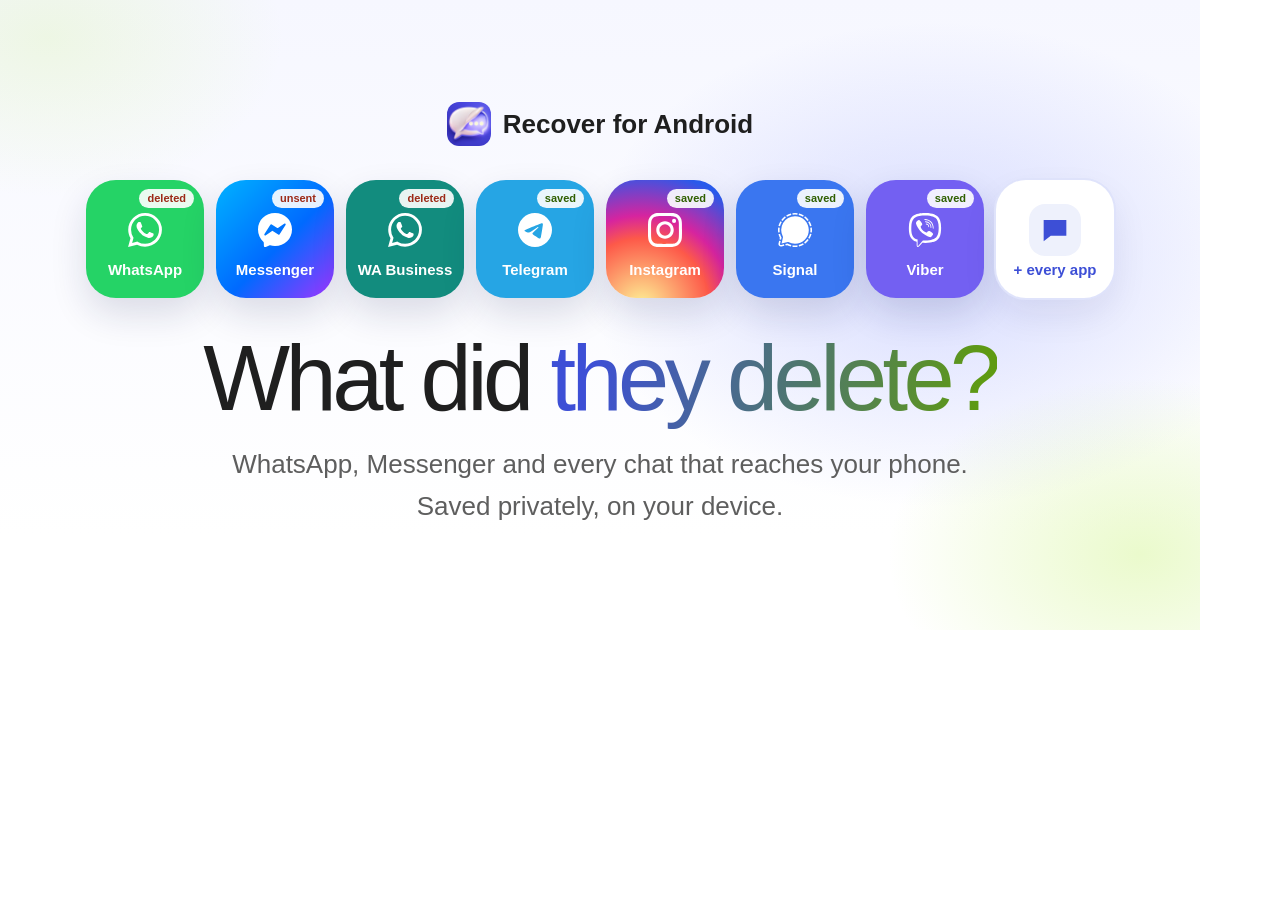
<file: og-share.html>
<!doctype html><meta charset="utf-8"><meta name="robots" content="noindex"><title>Recover share image (1200x630)</title>
<link rel="stylesheet" href="styles.css">
<style>
html, body { width: 1200px; height: 630px; overflow: hidden; margin: 0; }
.intro { padding: 0; height: 630px; display: flex; align-items: center; }
.i-in { width: 1200px; max-width: none; padding: 0; text-align: center; display: flex; flex-direction: column; align-items: center; }
.og-brand { display: inline-flex; align-items: center; gap: 12px; font-size: 26px; font-weight: 600; color: #1f1f1f; margin-bottom: 4px; }
.og-brand img { width: 44px; height: 44px; border-radius: 12px; }
.tiles { margin: 30px 0 34px; gap: 12px; }
.tile { width: 118px; height: 118px; border-radius: 30px; }
.intro h1 { font-size: 92px; }
.i-lead { font-size: 26px; margin-top: 18px; }
</style>
<!-- Link preview for recover.matrabhed.com, drawn from the site's own first screen (same tiles, headline and line). -->
<section class="intro">
  <div class="i-bg" aria-hidden="true"></div>
  <div class="wrap i-in">
    <div class="og-brand"><img src="assets/icon-192.png" alt="">Recover for Android</div>
    <ul class="tiles" aria-label="Works with"><li class="tile" style="--c:#25D366"><small class="t-tag t-del">deleted</small><span class="t-ic"><svg viewBox="0 0 24 24" aria-hidden="true"><path d="M17.472 14.382c-.297-.149-1.758-.867-2.03-.967-.273-.099-.471-.148-.67.15-.197.297-.767.966-.94 1.164-.173.199-.347.223-.644.075-.297-.15-1.255-.463-2.39-1.475-.883-.788-1.48-1.761-1.653-2.059-.173-.297-.018-.458.13-.606.134-.133.298-.347.446-.52.149-.174.198-.298.298-.497.099-.198.05-.371-.025-.52-.075-.149-.669-1.612-.916-2.207-.242-.579-.487-.5-.669-.51-.173-.008-.371-.01-.57-.01-.198 0-.52.074-.792.372-.272.297-1.04 1.016-1.04 2.479 0 1.462 1.065 2.875 1.213 3.074.149.198 2.096 3.2 5.077 4.487.709.306 1.262.489 1.694.625.712.227 1.36.195 1.871.118.571-.085 1.758-.719 2.006-1.413.248-.694.248-1.289.173-1.413-.074-.124-.272-.198-.57-.347m-5.421 7.403h-.004a9.87 9.87 0 01-5.031-1.378l-.361-.214-3.741.982.998-3.648-.235-.374a9.86 9.86 0 01-1.51-5.26c.001-5.45 4.436-9.884 9.888-9.884 2.64 0 5.122 1.03 6.988 2.898a9.825 9.825 0 012.893 6.994c-.003 5.45-4.437 9.884-9.885 9.884m8.413-18.297A11.815 11.815 0 0012.05 0C5.495 0 .16 5.335.157 11.892c0 2.096.547 4.142 1.588 5.945L.057 24l6.305-1.654a11.882 11.882 0 005.683 1.448h.005c6.554 0 11.89-5.335 11.893-11.893a11.821 11.821 0 00-3.48-8.413Z"/></svg></span><b>WhatsApp</b></li><li class="tile" style="--c:linear-gradient(135deg,#00B2FF,#006AFF 55%,#A033FF)"><small class="t-tag t-del">unsent</small><span class="t-ic"><svg viewBox="0 0 24 24" aria-hidden="true"><path d="M12 0C5.24 0 0 4.952 0 11.64c0 3.499 1.434 6.521 3.769 8.61a.96.96 0 0 1 .323.683l.065 2.135a.96.96 0 0 0 1.347.85l2.381-1.053a.96.96 0 0 1 .641-.046A13 13 0 0 0 12 23.28c6.76 0 12-4.952 12-11.64S18.76 0 12 0m6.806 7.44c.522-.03.971.567.63 1.094l-4.178 6.457a.707.707 0 0 1-.977.208l-3.87-2.504a.44.44 0 0 0-.49.007l-4.363 3.01c-.637.438-1.415-.317-.995-.966l4.179-6.457a.706.706 0 0 1 .977-.21l3.87 2.505c.15.097.344.094.491-.007l4.362-3.008a.7.7 0 0 1 .364-.13"/></svg></span><b>Messenger</b></li><li class="tile" style="--c:#128C7E"><small class="t-tag t-del">deleted</small><span class="t-ic"><svg viewBox="0 0 24 24" aria-hidden="true"><path d="M17.472 14.382c-.297-.149-1.758-.867-2.03-.967-.273-.099-.471-.148-.67.15-.197.297-.767.966-.94 1.164-.173.199-.347.223-.644.075-.297-.15-1.255-.463-2.39-1.475-.883-.788-1.48-1.761-1.653-2.059-.173-.297-.018-.458.13-.606.134-.133.298-.347.446-.52.149-.174.198-.298.298-.497.099-.198.05-.371-.025-.52-.075-.149-.669-1.612-.916-2.207-.242-.579-.487-.5-.669-.51-.173-.008-.371-.01-.57-.01-.198 0-.52.074-.792.372-.272.297-1.04 1.016-1.04 2.479 0 1.462 1.065 2.875 1.213 3.074.149.198 2.096 3.2 5.077 4.487.709.306 1.262.489 1.694.625.712.227 1.36.195 1.871.118.571-.085 1.758-.719 2.006-1.413.248-.694.248-1.289.173-1.413-.074-.124-.272-.198-.57-.347m-5.421 7.403h-.004a9.87 9.87 0 01-5.031-1.378l-.361-.214-3.741.982.998-3.648-.235-.374a9.86 9.86 0 01-1.51-5.26c.001-5.45 4.436-9.884 9.888-9.884 2.64 0 5.122 1.03 6.988 2.898a9.825 9.825 0 012.893 6.994c-.003 5.45-4.437 9.884-9.885 9.884m8.413-18.297A11.815 11.815 0 0012.05 0C5.495 0 .16 5.335.157 11.892c0 2.096.547 4.142 1.588 5.945L.057 24l6.305-1.654a11.882 11.882 0 005.683 1.448h.005c6.554 0 11.89-5.335 11.893-11.893a11.821 11.821 0 00-3.48-8.413Z"/></svg></span><b>WA Business</b></li><li class="tile" style="--c:#26A5E4"><small class="t-tag">saved</small><span class="t-ic"><svg viewBox="0 0 24 24" aria-hidden="true"><path d="M11.944 0A12 12 0 0 0 0 12a12 12 0 0 0 12 12 12 12 0 0 0 12-12A12 12 0 0 0 12 0a12 12 0 0 0-.056 0zm4.962 7.224c.1-.002.321.023.465.14a.506.506 0 0 1 .171.325c.016.093.036.306.02.472-.18 1.898-.962 6.502-1.36 8.627-.168.9-.499 1.201-.82 1.23-.696.065-1.225-.46-1.9-.902-1.056-.693-1.653-1.124-2.678-1.8-1.185-.78-.417-1.21.258-1.91.177-.184 3.247-2.977 3.307-3.23.007-.032.014-.15-.056-.212s-.174-.041-.249-.024c-.106.024-1.793 1.14-5.061 3.345-.48.33-.913.49-1.302.48-.428-.008-1.252-.241-1.865-.44-.752-.245-1.349-.374-1.297-.789.027-.216.325-.437.893-.663 3.498-1.524 5.83-2.529 6.998-3.014 3.332-1.386 4.025-1.627 4.476-1.635z"/></svg></span><b>Telegram</b></li><li class="tile" style="--c:radial-gradient(circle at 30% 107%,#fdf497 0%,#fd5949 45%,#d6249f 60%,#285AEB 90%)"><small class="t-tag">saved</small><span class="t-ic"><svg viewBox="0 0 24 24" aria-hidden="true"><path d="M7.0301.084c-1.2768.0602-2.1487.264-2.911.5634-.7888.3075-1.4575.72-2.1228 1.3877-.6652.6677-1.075 1.3368-1.3802 2.127-.2954.7638-.4956 1.6365-.552 2.914-.0564 1.2775-.0689 1.6882-.0626 4.947.0062 3.2586.0206 3.6671.0825 4.9473.061 1.2765.264 2.1482.5635 2.9107.308.7889.72 1.4573 1.388 2.1228.6679.6655 1.3365 1.0743 2.1285 1.38.7632.295 1.6361.4961 2.9134.552 1.2773.056 1.6884.069 4.9462.0627 3.2578-.0062 3.668-.0207 4.9478-.0814 1.28-.0607 2.147-.2652 2.9098-.5633.7889-.3086 1.4578-.72 2.1228-1.3881.665-.6682 1.0745-1.3378 1.3795-2.1284.2957-.7632.4966-1.636.552-2.9124.056-1.2809.0692-1.6898.063-4.948-.0063-3.2583-.021-3.6668-.0817-4.9465-.0607-1.2797-.264-2.1487-.5633-2.9117-.3084-.7889-.72-1.4568-1.3876-2.1228C21.2982 1.33 20.628.9208 19.8378.6165 19.074.321 18.2017.1197 16.9244.0645 15.6471.0093 15.236-.005 11.977.0014 8.718.0076 8.31.0215 7.0301.0839m.1402 21.6932c-1.17-.0509-1.8053-.2453-2.2287-.408-.5606-.216-.96-.4771-1.3819-.895-.422-.4178-.6811-.8186-.9-1.378-.1644-.4234-.3624-1.058-.4171-2.228-.0595-1.2645-.072-1.6442-.079-4.848-.007-3.2037.0053-3.583.0607-4.848.05-1.169.2456-1.805.408-2.2282.216-.5613.4762-.96.895-1.3816.4188-.4217.8184-.6814 1.3783-.9003.423-.1651 1.0575-.3614 2.227-.4171 1.2655-.06 1.6447-.072 4.848-.079 3.2033-.007 3.5835.005 4.8495.0608 1.169.0508 1.8053.2445 2.228.408.5608.216.96.4754 1.3816.895.4217.4194.6816.8176.9005 1.3787.1653.4217.3617 1.056.4169 2.2263.0602 1.2655.0739 1.645.0796 4.848.0058 3.203-.0055 3.5834-.061 4.848-.051 1.17-.245 1.8055-.408 2.2294-.216.5604-.4763.96-.8954 1.3814-.419.4215-.8181.6811-1.3783.9-.4224.1649-1.0577.3617-2.2262.4174-1.2656.0595-1.6448.072-4.8493.079-3.2045.007-3.5825-.006-4.848-.0608M16.953 5.5864A1.44 1.44 0 1 0 18.39 4.144a1.44 1.44 0 0 0-1.437 1.4424M5.8385 12.012c.0067 3.4032 2.7706 6.1557 6.173 6.1493 3.4026-.0065 6.157-2.7701 6.1506-6.1733-.0065-3.4032-2.771-6.1565-6.174-6.1498-3.403.0067-6.156 2.771-6.1496 6.1738M8 12.0077a4 4 0 1 1 4.008 3.9921A3.9996 3.9996 0 0 1 8 12.0077"/></svg></span><b>Instagram</b></li><li class="tile" style="--c:#3A76F0"><small class="t-tag">saved</small><span class="t-ic"><svg viewBox="0 0 24 24" aria-hidden="true"><path d="M12 0q-.934 0-1.83.139l.17 1.111a11 11 0 0 1 3.32 0l.172-1.111A12 12 0 0 0 12 0M9.152.34A12 12 0 0 0 5.77 1.742l.584.961a10.8 10.8 0 0 1 3.066-1.27zm5.696 0-.268 1.094a10.8 10.8 0 0 1 3.066 1.27l.584-.962A12 12 0 0 0 14.848.34M12 2.25a9.75 9.75 0 0 0-8.539 14.459c.074.134.1.292.064.441l-1.013 4.338 4.338-1.013a.62.62 0 0 1 .441.064A9.7 9.7 0 0 0 12 21.75c5.385 0 9.75-4.365 9.75-9.75S17.385 2.25 12 2.25m-7.092.068a12 12 0 0 0-2.59 2.59l.909.664a11 11 0 0 1 2.345-2.345zm14.184 0-.664.909a11 11 0 0 1 2.345 2.345l.909-.664a12 12 0 0 0-2.59-2.59M1.742 5.77A12 12 0 0 0 .34 9.152l1.094.268a10.8 10.8 0 0 1 1.269-3.066zm20.516 0-.961.584a10.8 10.8 0 0 1 1.27 3.066l1.093-.268a12 12 0 0 0-1.402-3.383M.138 10.168A12 12 0 0 0 0 12q0 .934.139 1.83l1.111-.17A11 11 0 0 1 1.125 12q0-.848.125-1.66zm23.723.002-1.111.17q.125.812.125 1.66c0 .848-.042 1.12-.125 1.66l1.111.172a12.1 12.1 0 0 0 0-3.662M1.434 14.58l-1.094.268a12 12 0 0 0 .96 2.591l-.265 1.14 1.096.255.36-1.539-.188-.365a10.8 10.8 0 0 1-.87-2.35m21.133 0a10.8 10.8 0 0 1-1.27 3.067l.962.584a12 12 0 0 0 1.402-3.383zm-1.793 3.848a11 11 0 0 1-2.345 2.345l.664.909a12 12 0 0 0 2.59-2.59zm-19.959 1.1L.357 21.48a1.8 1.8 0 0 0 2.162 2.161l1.954-.455-.256-1.095-1.953.455a.675.675 0 0 1-.81-.81l.454-1.954zm16.832 1.769a10.8 10.8 0 0 1-3.066 1.27l.268 1.093a12 12 0 0 0 3.382-1.402zm-10.94.213-1.54.36.256 1.095 1.139-.266c.814.415 1.683.74 2.591.961l.268-1.094a10.8 10.8 0 0 1-2.35-.869zm3.634 1.24-.172 1.111a12.1 12.1 0 0 0 3.662 0l-.17-1.111q-.812.125-1.66.125a11 11 0 0 1-1.66-.125"/></svg></span><b>Signal</b></li><li class="tile" style="--c:#7360F2"><small class="t-tag">saved</small><span class="t-ic"><svg viewBox="0 0 24 24" aria-hidden="true"><path d="M11.4 0C9.473.028 5.333.344 3.02 2.467 1.302 4.187.696 6.7.633 9.817.57 12.933.488 18.776 6.12 20.36h.003l-.004 2.416s-.037.977.61 1.177c.777.242 1.234-.5 1.98-1.302.407-.44.972-1.084 1.397-1.58 3.85.326 6.812-.416 7.15-.525.776-.252 5.176-.816 5.892-6.657.74-6.02-.36-9.83-2.34-11.546-.596-.55-3.006-2.3-8.375-2.323 0 0-.395-.025-1.037-.017zm.058 1.693c.545-.004.88.017.88.017 4.542.02 6.717 1.388 7.222 1.846 1.675 1.435 2.53 4.868 1.906 9.897v.002c-.604 4.878-4.174 5.184-4.832 5.395-.28.09-2.882.737-6.153.524 0 0-2.436 2.94-3.197 3.704-.12.12-.26.167-.352.144-.13-.033-.166-.188-.165-.414l.02-4.018c-4.762-1.32-4.485-6.292-4.43-8.895.054-2.604.543-4.738 1.996-6.173 1.96-1.773 5.474-2.018 7.11-2.03zm.38 2.602c-.167 0-.303.135-.304.302 0 .167.133.303.3.305 1.624.01 2.946.537 4.028 1.592 1.073 1.046 1.62 2.468 1.633 4.334.002.167.14.3.307.3.166-.002.3-.138.3-.304-.014-1.984-.618-3.596-1.816-4.764-1.19-1.16-2.692-1.753-4.447-1.765zm-3.96.695c-.19-.032-.4.005-.616.117l-.01.002c-.43.247-.816.562-1.146.932-.002.004-.006.004-.008.008-.267.323-.42.638-.46.948-.008.046-.01.093-.007.14 0 .136.022.27.065.4l.013.01c.135.48.473 1.276 1.205 2.604.42.768.903 1.5 1.446 2.186.27.344.56.673.87.984l.132.132c.31.308.64.6.984.87.686.543 1.418 1.027 2.186 1.447 1.328.733 2.126 1.07 2.604 1.206l.01.014c.13.042.265.064.402.063.046.002.092 0 .138-.008.31-.036.627-.19.948-.46.004 0 .003-.002.008-.005.37-.33.683-.72.93-1.148l.003-.01c.225-.432.15-.842-.18-1.12-.004 0-.698-.58-1.037-.83-.36-.255-.73-.492-1.113-.71-.51-.285-1.032-.106-1.248.174l-.447.564c-.23.283-.657.246-.657.246-3.12-.796-3.955-3.955-3.955-3.955s-.037-.426.248-.656l.563-.448c.277-.215.456-.737.17-1.248-.217-.383-.454-.756-.71-1.115-.25-.34-.826-1.033-.83-1.035-.137-.165-.31-.265-.502-.297zm4.49.88c-.158.002-.29.124-.3.282-.01.167.115.312.282.324 1.16.085 2.017.466 2.645 1.15.63.688.93 1.524.906 2.57-.002.168.13.306.3.31.166.003.305-.13.31-.297.025-1.175-.334-2.193-1.067-2.994-.74-.81-1.777-1.253-3.05-1.346h-.024zm.463 1.63c-.16.002-.29.127-.3.287-.008.167.12.31.288.32.523.028.875.175 1.113.422.24.245.388.62.416 1.164.01.167.15.295.318.287.167-.008.295-.15.287-.317-.03-.644-.215-1.178-.58-1.557-.367-.378-.893-.574-1.52-.607h-.018z"/></svg></span><b>Viber</b></li><li class="tile tile-more"><span class="t-ic"><svg viewBox="0 0 24 24" aria-hidden="true"><path d="M4 5h16v11H9l-5 4z"/></svg></span><b>+ every app</b></li></ul>
    <h1>What did <span>they delete?</span></h1>
    <p class="i-lead">WhatsApp, Messenger and every chat that reaches your phone.<br>Saved privately, on your device.</p>
  </div>
</section>
</file>
<file: styles.css>
/* Recover landing page: white, the brand indigo and its lime highlight (matching the app icon and Play listing); the hero plays the story, the sections below tell it. */
:root {
  --ink: #1f1f1f; --ink-2: #444746; --ink-3: #5e5e5e; --brand: #3D4FD6; --mint: #C9F27A;
  --tint: #eef1fc; --tint-2: #f6f7fb; --line: #e3e3e3; --radius: 32px;
}
* { box-sizing: border-box; }
html { scroll-behavior: smooth; }
body { margin: 0; font: 18px/1.6 "Google Sans Text", Roboto, -apple-system, BlinkMacSystemFont, "Segoe UI", "Helvetica Neue", Arial, sans-serif;
  color: var(--ink); background: #fff; -webkit-font-smoothing: antialiased; }
img { max-width: 100%; height: auto; display: block; }
a { color: inherit; }
h1, h2, h3 { font-family: "Google Sans", "Google Sans Text", Roboto, -apple-system, BlinkMacSystemFont, "Segoe UI", "Helvetica Neue", Arial, sans-serif;
  font-weight: 500; margin: 0; letter-spacing: -.02em; }
p { margin: 0; }
.wrap { width: min(1200px, 100% - 48px); margin-inline: auto; }
.narrow { width: min(820px, 100% - 48px); }
.skip { position: absolute; left: -999px; top: 8px; background: var(--ink); color: #fff; padding: 10px 16px; border-radius: 8px; z-index: 10; }
.skip:focus { left: 8px; }
:focus-visible { outline: 3px solid var(--brand); outline-offset: 3px; }

/* Buttons */
.btn { display: inline-flex; align-items: center; gap: 10px; height: 48px; padding: 0 24px; border-radius: 999px;
  font-size: 16px; font-weight: 500; text-decoration: none; transition: background .2s, box-shadow .2s; }
.btn img { width: 18px; height: auto; }
.btn-dark { background: var(--ink); color: #fff; }
.btn-dark:hover { background: #3c3c3c; box-shadow: 0 1px 3px rgba(0,0,0,.2); }
.btn-line { border: 1px solid #747775; color: var(--ink); }
.btn-line:hover { background: #f2f2f2; }
.btn-sm { height: 40px; padding: 0 18px; font-size: 14px; }

/* Header */
.top { position: sticky; top: 0; z-index: 5; background: rgba(255,255,255,.94); backdrop-filter: blur(10px); }
.top-in { display: flex; align-items: center; justify-content: space-between; height: 64px; }
.brand { display: flex; align-items: center; gap: 10px; font-size: 20px; font-weight: 500; text-decoration: none; }
.brand img { border-radius: 8px; }

/* First screen: a still scene that also makes the link preview */
.intro { position: relative; overflow: hidden; padding: 40px 0 88px; }
.i-bg { position: absolute; inset: 0; pointer-events: none;
  background: radial-gradient(42% 55% at 78% 42%, rgba(111,128,255,.26), transparent 70%),
              radial-gradient(30% 40% at 95% 88%, rgba(201,242,122,.38), transparent 70%),
              radial-gradient(28% 36% at 4% 6%, rgba(201,242,122,.20), transparent 70%),
              linear-gradient(180deg, #f6f7ff, #fff 85%); }
.i-in { position: relative; display: flex; flex-direction: column; align-items: center; text-align: center; padding-top: 24px; }
.tiles { list-style: none; padding: 0; margin: 40px 0 48px; display: flex; flex-wrap: wrap; justify-content: center; gap: 14px; max-width: 1140px; }
.tile { position: relative; width: 128px; height: 128px; border-radius: 32px; background: var(--c); color: #fff; display: flex; flex-direction: column;
  align-items: center; justify-content: flex-end; padding-bottom: 16px; box-shadow: 0 16px 36px rgba(20,27,77,.14); }
.tile b { font-size: 15px; font-weight: 600; }
.t-ic { position: absolute; top: 24px; left: 50%; transform: translateX(-50%); width: 52px; height: 52px; border-radius: 16px; background: transparent;
  display: grid; place-items: center; }
.t-ic svg { width: 34px; height: 34px; fill: #fff; }
.t-tag { position: absolute; top: 9px; right: 10px; font-size: 11px; font-weight: 700; line-height: 1; padding: 4px 8px; border-radius: 999px;
  background: rgba(255,255,255,.9); color: #2f5f00; }
.t-tag.t-del { color: #9c2a17; }
.tile-more { background: #fff; color: var(--brand); box-shadow: 0 0 0 2px #dfe3fb, 0 16px 36px rgba(20,27,77,.08); }
.tile-more .t-ic { background: var(--tint); }
.tile-more .t-ic svg { fill: var(--brand); }
.i-pill { display: inline-flex; align-items: center; gap: 10px; padding: 6px 14px 6px 6px; border-radius: 999px; background: rgba(255,255,255,.8);
  box-shadow: 0 0 0 1px rgba(61,79,214,.12), 0 6px 20px rgba(61,79,214,.08); font-size: 14px; font-weight: 600; color: var(--ink-2); }
.i-pill img { border-radius: 7px; }
.intro h1 { font-size: clamp(42px, 5.8vw, 84px); line-height: 1.02; letter-spacing: -.05em; }
.intro h1 span { background: linear-gradient(100deg, var(--brand) 10%, #5E9A12 95%); -webkit-background-clip: text; background-clip: text; color: transparent; }
.i-lead { font-size: clamp(18px, 1.6vw, 22px); color: var(--ink-3); max-width: 32em; margin-top: 20px; }
.i-actions { display: flex; gap: 12px; flex-wrap: wrap; justify-content: center; margin-top: 32px; }
.i-actions .btn-lg { margin-top: 0; }
.m-br { display: none; }
.foot-note { color: var(--ink-3); font-size: 12px; }
.i-trust { list-style: none; padding: 0; margin: 26px 0 0; display: flex; justify-content: center; flex-wrap: wrap; gap: 8px 22px; font-size: 15px; color: var(--ink-2); }
.i-trust li::before { content: ""; display: inline-block; width: 7px; height: 12px; margin-right: 10px; border-right: 2px solid #5E9A12; border-bottom: 2px solid #5E9A12; transform: rotate(45deg) translateY(-2px); }

.i-art { position: relative; height: 640px; display: grid; place-items: center; }
.i-orb { position: absolute; width: 520px; height: 520px; border-radius: 50%;
  background: radial-gradient(circle at 35% 35%, rgba(201,242,122,.75), transparent 58%), radial-gradient(circle at 68% 62%, rgba(111,128,255,.6), transparent 62%); filter: blur(24px); }
.i-phone { position: relative; width: 290px; height: 600px; border: 10px solid #1f1f1f; border-radius: 48px; overflow: hidden; background: #fff;
  box-shadow: 0 50px 90px rgba(20,27,77,.25); }
.i-phone img { width: 100%; height: 100%; object-fit: cover; object-position: top; }
.i-card { position: absolute; background: rgba(255,255,255,.96); border-radius: 22px; box-shadow: 0 24px 50px rgba(20,27,77,.18), 0 0 0 1px rgba(20,27,77,.05);
  animation: drift 7s ease-in-out infinite; }
.i-card svg { width: 18px; height: 18px; fill: none; stroke: currentColor; stroke-width: 2; stroke-linecap: round; stroke-linejoin: round; flex: none; }
.i-gone { left: -6px; top: 84px; padding: 14px 18px; }
.i-gone small { display: block; font-size: 12px; font-weight: 600; color: var(--ink-3); margin-bottom: 6px; }
.i-gone span { display: inline-flex; align-items: center; gap: 8px; background: #efeae2; border-radius: 6px 16px 16px 16px; padding: 9px 13px; color: #7a7a7a; font-style: italic; font-size: 15px; }
.i-alert { right: -18px; top: 46%; width: 300px; display: flex; gap: 12px; padding: 16px 18px; outline: 3px solid var(--brand); animation-delay: -2.5s; }
.i-alert img { width: 38px; height: 38px; border-radius: 50%; flex: none; }
.i-alert small { display: block; font-size: 12px; font-weight: 600; color: var(--brand); }
.i-alert b { display: block; font-size: 16px; margin-top: 2px; }
.i-alert span { display: block; font-size: 14px; color: var(--ink-2); margin-top: 2px; }
.i-chip { left: 18px; bottom: 70px; display: inline-flex; align-items: center; gap: 8px; padding: 12px 18px; border-radius: 999px; font-size: 15px; font-weight: 600;
  color: #2F4D00; background: #E9FAC4; animation-delay: -4.5s; }
@keyframes drift { 0%, 100% { transform: translateY(0); } 50% { transform: translateY(-12px); } }

/* See it happen: the words on the left, the story played out on two phones on the right */
.hero { padding: 128px 0 8px; scroll-margin-top: 64px; }
.hero-in { display: grid; grid-template-columns: minmax(0, .82fr) minmax(0, 1.18fr); column-gap: 48px; align-items: start;
  grid-template-areas: ". stage" "h stage" "lead stage" "act stage" "beats stage" "fine stage" ". stage";
  grid-template-rows: 1fr auto auto auto auto auto 1fr; }
.st-head { grid-area: h; }
.st-head .sec-title { font-size: clamp(30px, 3.6vw, 48px); }
.lead { grid-area: lead; font-size: 18px; color: var(--ink-2); margin-top: 18px; max-width: 30em; }
.actions { grid-area: act; display: flex; gap: 12px; flex-wrap: wrap; margin-top: 28px; }
.hero-stage { grid-area: stage; background: var(--tint); border-radius: var(--radius); padding: 28px 16px 20px; }

/* The steps, in time with the scene */
.beats { grid-area: beats; list-style: none; margin: 32px 0 0; padding: 0; display: grid; gap: 2px; }
.beats li { display: flex; gap: 12px; font-size: 15px; color: var(--ink-3); padding: 7px 0 7px 14px; border-left: 3px solid rgba(31,31,31,.1); transition: color .3s, border-color .3s; }
.beats li b { font-weight: 600; min-width: 10px; }
.beats li.on { color: var(--ink); border-left-color: var(--brand); }
.fine { grid-area: fine; margin-top: 16px; font-size: 13px; color: var(--ink-3); max-width: 34em; }

/* The scene is drawn at 760x660 (660 wide on phones) and scaled to fit; hero.js sets --k. */
.scene { --k: 1; height: calc(660px * var(--k)); display: flex; justify-content: center; }
.scene-in { width: var(--w, 760px); height: 660px; flex: none; transform: scale(var(--k)); transform-origin: top center;
  display: flex; align-items: flex-start; justify-content: space-between; text-align: left; }
.ph { margin: 0; width: 300px; }
.ph figcaption { text-align: center; font-size: 15px; font-weight: 500; color: var(--ink-2); margin-top: 16px; }
.screen { position: relative; height: 600px; border-radius: 42px; overflow: hidden; border: 10px solid #1f1f1f; background: #fff;
  box-shadow: 0 30px 60px rgba(31,31,31,.16); font-size: 14px; line-height: 1.35; }
.screen svg { width: 16px; height: 16px; fill: none; stroke: currentColor; stroke-width: 2; stroke-linecap: round; }

/* A plain chat app (made-up people), used on both phones. A column, so the message box can grow and push the chat up. */
.chat-app { display: flex; flex-direction: column; }
.c-top { flex: none; display: flex; align-items: center; gap: 10px; height: 64px; padding: 14px 14px 0; background: #f5f5f5; border-bottom: 1px solid #e6e6e6; }
.c-top .back { font-size: 20px; color: #555; }
.av { width: 34px; height: 34px; border-radius: 50%; background: #b7a6e8; color: #fff; display: grid; place-items: center; font-weight: 600; }
.av.r { background: #e3a06a; }
.c-top b { display: block; font-size: 15px; } .c-top small { color: #777; font-size: 12px; }
.c-body { flex: 1; min-height: 0; overflow: hidden; background: #efeae2; padding: 14px 12px; display: flex; flex-direction: column; justify-content: flex-end; gap: 8px; }
.bub { max-width: 80%; padding: 8px 12px 6px; border-radius: 14px; background: #fff; box-shadow: 0 1px 1px rgba(0,0,0,.08); flex: none; transition: background .3s; }
.bub i { display: block; text-align: right; font-style: normal; font-size: 10px; color: #8a8a8a; margin-top: 2px; }
.bub.in { align-self: flex-start; border-top-left-radius: 4px; }
.bub.out { align-self: flex-end; background: #d9fdd3; border-top-right-radius: 4px; }
.bub .gone { display: none; align-items: center; gap: 6px; color: #7a7a7a; font-style: italic; }
.bub.gone-in .gone { display: flex; }
.bub.new { display: none; }
.c-compose { flex: none; padding: 8px 10px 10px; display: flex; gap: 8px; align-items: flex-end; background: #efeae2; }
.field { flex: 1; min-height: 42px; max-height: 84px; overflow: hidden; border-radius: 21px; background: #fff; padding: 11px 16px; line-height: 20px; color: #222; overflow-wrap: anywhere; }
.hint { color: #9a9a9a; }
.caret { display: inline-block; vertical-align: -3px; width: 1.5px; height: 17px; background: #1f8a5b; margin-left: 1px; opacity: 0; }
.send { flex: none; width: 42px; height: 42px; border-radius: 50%; background: #1f8a5b; color: #fff; display: grid; place-items: center; transition: transform .15s; }
.send svg { fill: #fff; stroke: none; }
.a-dialog { position: absolute; inset: 0; background: rgba(0,0,0,.35); display: grid; place-items: center; opacity: 0; pointer-events: none; transition: opacity .25s; }
.a-dialog .box { width: 82%; background: #fff; border-radius: 22px; padding: 20px 18px 10px; display: grid; gap: 2px; transform: scale(.95); transition: transform .25s; }
.a-dialog b { font-size: 16px; margin-bottom: 8px; }
.opt { padding: 10px 6px; border-radius: 10px; color: #1f8a5b; font-weight: 600; text-align: right; transition: background .2s; }

/* The wire between the phones: a dot carries the message across */
.wire { align-self: center; margin-top: -40px; width: 120px; height: 2px; position: relative;
  background-image: linear-gradient(90deg, #b9c2e8 50%, transparent 0); background-size: 10px 2px; }
.packet { position: absolute; left: 0; top: -6px; width: 14px; height: 14px; border-radius: 50%; background: var(--brand); opacity: 0;
  box-shadow: 0 0 0 6px rgba(61,79,214,.18); }

/* Your phone: asleep on the lock screen, then the chat, then NothingLost */
.b-lock { position: absolute; inset: 0; color: #fff; padding: 12px 16px;
  background: radial-gradient(120% 70% at 20% 10%, #3d4fb8, transparent 60%), radial-gradient(90% 60% at 90% 90%, #1b7f6b, transparent 60%), #10153c; }
.b-status { display: flex; justify-content: space-between; font-size: 12px; opacity: .9; }
.b-ic { display: flex; gap: 3px; align-items: flex-end; } .b-ic i { width: 3px; background: #fff; border-radius: 1px; }
.b-ic i:nth-child(1) { height: 5px; } .b-ic i:nth-child(2) { height: 8px; } .b-ic i:nth-child(3) { height: 11px; }
.b-clock { font-size: 72px; font-weight: 300; text-align: center; margin-top: 40px; letter-spacing: -2px; line-height: 1; }
.b-date { text-align: center; font-size: 14px; opacity: .85; margin-top: 8px; }
.b-notif { position: relative; margin-top: 44px; background: rgba(255,255,255,.94); color: #1f1f1f; border-radius: 22px; padding: 12px 14px 14px;
  opacity: 0; transform: translateY(14px); transition: opacity .4s, transform .4s; }
.n-head { display: flex; align-items: center; gap: 8px; font-size: 12px; color: #666; margin-bottom: 6px; }
.n-app { width: 20px; height: 20px; border-radius: 50%; display: grid; place-items: center; }
.n-app.chat { background: #1f8a5b; color: #fff; } .n-app.chat svg { width: 12px; height: 12px; fill: #fff; stroke: none; }
.b-notif b, .b-alert b { font-size: 15px; display: block; }
.b-notif p, .b-alert p { margin: 2px 0 0; color: #333; }
.b-notif .msg-gone { display: none; font-style: italic; color: #777; }
.b-sleep { position: absolute; inset: 0; background: #000; transition: opacity .6s; }
.b-chat { position: absolute; inset: 0; opacity: 0; transform: translateY(18px) scale(.98); transition: opacity .35s, transform .35s; }
.b-alert { position: absolute; left: 10px; right: 10px; top: 10px; background: #fff; color: #1f1f1f; border-radius: 22px; padding: 12px 14px 14px;
  box-shadow: 0 14px 34px rgba(0,0,0,.35); outline: 3px solid var(--brand); transform: translateY(-140%); transition: transform .5s cubic-bezier(.2,.9,.3,1.15); }
.b-alert .n-head { color: var(--brand); font-weight: 600; }
.tap-dot { position: absolute; left: 50%; top: 50%; width: 56px; height: 56px; margin: -28px 0 0 -28px; border-radius: 50%; background: rgba(61,79,214,.25); opacity: 0; transform: scale(.4); }
.b-app { position: absolute; inset: 0; background: #f7f7fb; color: #1f1f1f; padding: 14px 16px; transform: translateY(100%); transition: transform .5s cubic-bezier(.2,.8,.2,1); }
.b-app-top { font-size: 20px; color: #444; }
.b-app-who { text-align: center; margin-top: 18px; }
.b-app-who img { width: 48px; height: 48px; border-radius: 14px; margin: 0 auto 8px; }
.b-app-who b { display: block; font-size: 18px; } .b-app-who small { color: #666; font-size: 12px; }
.b-app-note { display: flex; gap: 8px; align-items: flex-start; font-size: 12px; color: #555; margin-top: 18px; }
.b-app-note span { flex: none; background: #fde7e7; color: #b42323; font-weight: 700; font-size: 11px; padding: 2px 8px; border-radius: 999px; }
.b-app-msg { margin-top: 14px; background: #fff; border-radius: 18px; padding: 16px; font-size: 17px; font-weight: 600; box-shadow: 0 2px 10px rgba(0,0,0,.06); }
.b-app-acts { display: flex; justify-content: space-around; margin-top: 18px; font-size: 12px; font-weight: 600; color: var(--brand); }

/* States, added one by one by hero.js */
.scene.typing .ph-a .hint { display: none; }
.scene.typing .caret { opacity: 1; animation: blink 1s steps(1) infinite; }
.scene.sent .bub.new { display: block; animation: pop .3s ease-out; }
.scene.sent .send { transform: scale(.9); }
.scene.fly .packet { animation: fly .7s ease-in forwards; }
.scene.awake .b-sleep { opacity: 0; }
.scene.awake .b-notif { opacity: 1; transform: none; }
.scene.press .bub.new { background: #b9e6b0; }
.scene.menu .a-dialog { opacity: 1; }
.scene.menu .a-dialog .box { transform: none; }
.scene.pick .opt.hit { background: #e7f5ec; }
.scene.deleted .a-dialog { opacity: 0; }
.scene.deleted .bub.new .txt { display: none; }
.scene.deleted .bub.new .gone { display: flex; }
.scene.deleted .bub.new { background: #e9f7e6; }
.scene.deleted .b-notif .msg { display: none; }
.scene.deleted .b-notif .msg-gone { display: inline; }
.scene.tapnote .b-notif .tap-dot { animation: tap .5s ease-out forwards; }
.scene.chat .b-chat { opacity: 1; transform: none; }
.scene.alert .b-alert { transform: none; }
.scene.tap .b-alert .tap-dot { animation: tap .5s ease-out forwards; }
.scene.open .b-app { transform: none; }
.scene.open .b-alert { transform: translateY(-140%); transition-duration: .2s; }
.scene.fade .scene-in { opacity: 0; transition: opacity .5s; }
@keyframes pop { from { opacity: 0; transform: translateY(10px) scale(.96); } }
@keyframes fly { 0% { left: 0; opacity: 1; } 90% { opacity: 1; } 100% { left: calc(100% - 14px); opacity: 0; } }
@keyframes tap { 0% { opacity: 1; transform: scale(.4); } 100% { opacity: 0; transform: scale(1.6); } }
@keyframes blink { 50% { opacity: 0; } }

/* ---- Sections below the hero ---- */
.sec { padding: 128px 0 0; scroll-margin-top: 72px; }
.sec-head { text-align: center; max-width: 760px; margin: 0 auto; }
.kicker { display: inline-flex; align-items: center; gap: 8px; font-size: 14px; font-weight: 600; color: var(--brand); }
.kicker::before { content: ""; width: 8px; height: 8px; border-radius: 50%; background: var(--mint); box-shadow: 0 0 0 4px rgba(201,242,122,.35); }
.sec-title { font-size: clamp(32px, 4.4vw, 54px); line-height: 1.1; letter-spacing: -.03em; margin-top: 14px; text-wrap: balance; }
.sec-title em { font-style: normal; background: linear-gradient(transparent 62%, rgba(201,242,122,.7) 0); padding: 0 .06em; }
.sec-sub { color: var(--ink-2); font-size: 18px; margin-top: 18px; }
.sec-sub a { color: var(--brand); font-weight: 500; }
.sr { position: absolute; width: 1px; height: 1px; overflow: hidden; clip: rect(0 0 0 0); }

/* Things fade up as they come into view (page.js adds .in). */
.reveal { opacity: 0; transform: translateY(24px); transition: opacity .7s ease, transform .7s cubic-bezier(.2,.7,.2,1); }
.reveal.in { opacity: 1; transform: none; }

.e-gone svg { width: 16px; height: 16px; flex: none; fill: none; stroke: currentColor; stroke-width: 2; stroke-linecap: round; }
.btn-lg.inline { margin-top: 0; }

/* Header links (wide screens) */
.top-nav { display: flex; gap: 28px; font-size: 15px; color: var(--ink-2); }
.top-nav a { text-decoration: none; padding: 6px 0; }
.top-nav a:hover { color: var(--ink); }

/* Good to know first: three honest cards, each with a small drawn scene */
.k-grid { list-style: none; padding: 0; margin: 56px 0 0; display: grid; grid-template-columns: repeat(3, minmax(0, 1fr)); gap: 22px; }
.k-card { border-radius: 28px; padding: 24px 24px 30px; background: var(--tint-2); }
.k-card:nth-child(2) { transition-delay: .08s; } .k-card:nth-child(3) { transition-delay: .16s; }
.k-card h3 { font-size: 21px; margin-top: 24px; }
.k-card p { color: var(--ink-2); font-size: 16px; margin-top: 8px; }
.k-card strong { color: var(--ink); font-weight: 600; }
.k-art { position: relative; height: 150px; border-radius: 20px; background: #fff; display: flex; align-items: center; justify-content: center;
  box-shadow: inset 0 0 0 1px rgba(61,79,214,.1); overflow: hidden; font-size: 13px; line-height: 1.3; }
.k-art-time { justify-content: space-between; gap: 8px; padding: 0 14px; }
.k-tl { position: absolute; left: 14px; right: 14px; top: 50%; height: 3px; margin-top: -1.5px; border-radius: 3px;
  background: linear-gradient(90deg, #d9dce6 50%, var(--brand) 50%); }
.k-past, .k-now { position: relative; display: grid; gap: 4px; padding: 10px 12px; border-radius: 14px; background: #fff; text-align: center;
  box-shadow: 0 6px 18px rgba(20,27,77,.08), 0 0 0 1px rgba(0,0,0,.05); }
.k-past s { color: var(--ink-3); }
.k-past small { color: #6f6f6f; font-weight: 600; }
.k-now { box-shadow: 0 10px 24px rgba(61,79,214,.18), 0 0 0 2px var(--brand); }
.k-now b { color: var(--brand); font-weight: 600; }
.k-now small { justify-self: center; color: #2F4D00; background: #E9FAC4; font-weight: 700; padding: 2px 8px; border-radius: 999px; }
.k-pin { position: relative; padding: 5px 10px; border-radius: 999px; background: var(--ink); color: #fff; font-weight: 600; font-size: 12px; }
.k-row { display: flex; align-items: center; gap: 12px; width: 88%; padding: 14px 16px; border-radius: 18px; background: #fff;
  box-shadow: 0 10px 26px rgba(20,27,77,.1), 0 0 0 1px rgba(0,0,0,.05); text-align: left; }
.k-row img { border-radius: 8px; flex: none; }
.k-row b { display: block; font-size: 15px; } .k-row small { display: block; color: var(--ink-3); font-size: 12px; }
.k-sw { margin-left: auto; flex: none; position: relative; width: 46px; height: 28px; border-radius: 999px; background: #c9ccd6; animation: sw-bg 4s ease-in-out infinite; }
.k-sw i { position: absolute; top: 4px; left: 4px; width: 20px; height: 20px; border-radius: 50%; background: #fff; box-shadow: 0 1px 3px rgba(0,0,0,.25); animation: sw-knob 4s ease-in-out infinite; }
@keyframes sw-bg { 0%, 20% { background: #c9ccd6; } 35%, 100% { background: var(--brand); } }
@keyframes sw-knob { 0%, 20% { transform: none; } 35%, 100% { transform: translateX(18px); } }
.k-art-run { gap: 18px; }
.k-bat { position: relative; width: 50px; height: 26px; border: 3px solid var(--ink); border-radius: 7px; padding: 2px; flex: none; }
.k-bat::after { content: ""; position: absolute; right: -8px; top: 6px; width: 4px; height: 8px; border-radius: 0 2px 2px 0; background: var(--ink); }
.k-bat i { display: block; height: 100%; width: 82%; border-radius: 3px; background: #7DBA1F; }
.k-checks { display: grid; gap: 7px; }
.k-checks span { display: flex; align-items: center; gap: 8px; font-weight: 500; color: var(--ink-2); }
.k-checks span::before { content: ""; flex: none; width: 16px; height: 16px; border-radius: 50%; background: #E9FAC4 url("data:image/svg+xml,%3Csvg xmlns='http://www.w3.org/2000/svg' viewBox='0 0 16 16'%3E%3Cpath d='M4.5 8.2l2.2 2.2 4.8-4.8' fill='none' stroke='%232F4D00' stroke-width='2' stroke-linecap='round' stroke-linejoin='round'/%3E%3C/svg%3E") center/16px no-repeat; }
.k-tip { display: flex; align-items: center; gap: 14px; max-width: 820px; margin: 32px auto 0; padding: 16px 22px; border-radius: 20px; background: #F2FBE3; color: var(--ink); font-size: 16px; }
.k-tip-ic { flex: none; display: grid; place-items: center; width: 40px; height: 40px; border-radius: 12px; background: #E1F6BC; }
.k-tip-ic svg { width: 22px; height: 22px; fill: none; stroke: #2F4D00; stroke-width: 2; stroke-linecap: round; stroke-linejoin: round; }
.k-tip a { color: var(--brand); font-weight: 600; }

/* Setup: four steps, and the in-app test played on a drawn phone */
.s-grid { display: grid; grid-template-columns: minmax(0, 1.05fr) minmax(0, .95fr); gap: 64px; align-items: center; }
.s-head { text-align: left; margin: 0; }
.s-steps { list-style: none; padding: 0; margin: 40px 0 0; }
.s-steps li { display: flex; gap: 18px; padding: 18px 0; border-top: 1px solid var(--line); }
.s-steps li:last-child { border-bottom: 1px solid var(--line); }
.s-n { flex: none; display: grid; place-items: center; width: 36px; height: 36px; border-radius: 50%; background: var(--tint); color: var(--brand); font-weight: 600; font-size: 16px; }
.s-steps li:last-child .s-n { background: var(--brand); color: #fff; }
.s-steps h3 { font-size: 19px; }
.s-steps p { color: var(--ink-2); font-size: 16px; margin-top: 4px; }
.s-steps a, .b-fine a { color: var(--brand); font-weight: 500; }
.s-cta { display: flex; align-items: center; gap: 18px; flex-wrap: wrap; margin-top: 32px; }
.s-cta .btn-lg, .p-cta .btn-lg { margin-top: 0; }
.s-cta-note { font-size: 14px; color: var(--ink-3); }
.s-stage { position: relative; margin: 0; display: grid; justify-items: center; padding: 16px 0; }
.s-glow { position: absolute; top: 40px; width: 440px; height: 440px; max-width: 100%; border-radius: 50%; filter: blur(10px);
  background: radial-gradient(circle at 35% 35%, rgba(201,242,122,.55), transparent 60%), radial-gradient(circle at 65% 65%, rgba(111,128,255,.45), transparent 62%); }
.s-stage figcaption { position: relative; margin-top: 18px; font-size: 14px; color: var(--ink-3); text-align: center; }
.tp-step { display: block; margin-top: 4px; font-size: 16px; font-weight: 600; color: var(--ink); min-height: 1.4em; }
.tp { position: relative; width: 300px; height: 540px; border: 10px solid #1f1f1f; border-radius: 46px; overflow: hidden; background: #f7f7fb;
  box-shadow: 0 40px 80px rgba(31,31,31,.2); font-size: 14px; line-height: 1.35; text-align: left; }
.tp-screen { position: absolute; inset: 0; padding: 22px 16px; }
.tp-bar { display: flex; align-items: center; justify-content: space-between; }
.tp-bar b { font-family: "Google Sans", Roboto, -apple-system, sans-serif; font-size: 24px; font-weight: 500; letter-spacing: -.02em; }
.tp-pill { font-size: 12px; font-weight: 600; color: #2F4D00; background: #E9FAC4; padding: 4px 10px; border-radius: 999px; }
.tp-empty { margin-top: 70px; text-align: center; transition: opacity .4s; }
.tp-shield { display: grid; place-items: center; width: 68px; height: 68px; margin: 0 auto; border-radius: 22px; background: var(--tint); }
.tp-shield svg { width: 32px; height: 32px; fill: none; stroke: var(--brand); stroke-width: 1.8; stroke-linecap: round; stroke-linejoin: round; }
.tp-empty b { display: block; font-size: 18px; margin-top: 16px; }
.tp-empty p { font-size: 13px; color: var(--ink-3); margin: 8px 8px 0; }
.tp-btn { position: relative; display: inline-block; margin-top: 20px; padding: 11px 24px; border-radius: 999px; background: var(--brand); color: #fff; font-weight: 600; transition: transform .15s; }
.tp-btn::after { content: ""; position: absolute; left: 50%; top: 50%; width: 52px; height: 52px; margin: -26px 0 0 -26px; border-radius: 50%; background: rgba(255,255,255,.45); opacity: 0; }
.tp-list { position: absolute; left: 16px; right: 16px; top: 76px; opacity: 0; transform: translateY(12px); transition: opacity .45s, transform .45s; }
.tp-item { display: flex; gap: 12px; padding: 14px; border-radius: 18px; background: #fff; box-shadow: 0 6px 20px rgba(20,27,77,.08), 0 0 0 2px var(--brand); }
.tp-av { flex: none; display: grid; place-items: center; width: 36px; height: 36px; border-radius: 50%; background: var(--brand); color: #fff; font-weight: 600; }
.tp-item b { display: block; font-size: 15px; }
.tp-item small { display: inline-block; margin-top: 2px; font-size: 11px; font-weight: 700; color: #9c2a17; background: #fde7e7; padding: 1px 8px; border-radius: 999px; }
.tp-item p { margin-top: 8px; font-weight: 500; }
.tp-note { position: absolute; left: 10px; right: 10px; top: 10px; padding: 12px 14px 14px; border-radius: 20px; background: #fff;
  box-shadow: 0 14px 34px rgba(0,0,0,.22); transform: translateY(-160%); transition: transform .5s cubic-bezier(.2,.9,.3,1.1); }
.tp-n2 { outline: 3px solid var(--brand); }
.tp-nh { display: flex; align-items: center; gap: 8px; font-size: 12px; color: #666; margin-bottom: 4px; }
.tp-n2 .tp-nh { color: var(--brand); font-weight: 600; }
.tp-nh img { width: 20px; height: 20px; border-radius: 50%; }
.tp-dot { width: 20px; height: 20px; border-radius: 50%; background: var(--brand); }
.tp-note b { display: block; font-size: 15px; }
.tp-note p { color: #333; }
.tp-gone { display: none; font-style: italic; color: #777; }
.tp.press .tp-btn { transform: scale(.94); }
.tp.press .tp-btn::after { animation: tap .5s ease-out forwards; }
.tp.n1 .tp-n1 { transform: none; }
.tp.gone .tp-msg { display: none; }
.tp.gone .tp-gone { display: inline; }
.tp.n2 .tp-n1 { transform: translateY(-160%); transition-duration: .25s; }
.tp.n2 .tp-n2 { transform: none; }
.tp.list .tp-n2 { transform: translateY(-160%); transition-duration: .25s; }
.tp.list .tp-empty { opacity: 0; }
.tp.list .tp-list { opacity: 1; transform: none; }

/* Your phone: brand tabs, each with the checklist's switches */
.b-wrap { max-width: 1000px; margin: 48px auto 0; }
.b-tabs { display: flex; flex-wrap: wrap; justify-content: center; gap: 8px; max-width: 760px; margin: 0 auto; }
.b-tab { all: unset; box-sizing: border-box; cursor: pointer; padding: 10px 18px; border-radius: 999px; font-size: 15px; font-weight: 500; color: var(--ink-2);
  background: #fff; box-shadow: inset 0 0 0 1px #c4c7d4; white-space: nowrap; transition: background .2s, color .2s; }
.b-tab:hover { background: var(--tint-2); color: var(--ink); }
.b-tab[aria-selected="true"] { background: var(--ink); color: #fff; box-shadow: none; }
.b-tab:focus-visible { outline: 3px solid var(--brand); outline-offset: 2px; }
.b-panel { margin-top: 24px; padding: 32px 36px 36px; border-radius: 28px; background: var(--tint-2); }
.b-panel[hidden] { display: none; }
.b-panel:focus-visible { outline: 3px solid var(--brand); outline-offset: 3px; }
.b-h { font-size: 22px; }
.b-h small { display: block; margin-top: 2px; font-family: "Google Sans Text", Roboto, -apple-system, sans-serif; font-size: 14px; font-weight: 400; color: var(--ink-3); letter-spacing: 0; }
.b-list { list-style: none; padding: 0; margin: 22px 0 0; display: grid; grid-template-columns: repeat(2, minmax(0, 1fr)); gap: 12px; counter-reset: b; }
.b-list li { position: relative; counter-increment: b; padding: 18px 20px 18px 66px; border-radius: 20px; background: #fff; box-shadow: 0 0 0 1px rgba(0,0,0,.05); }
.b-list li::before { content: counter(b); position: absolute; left: 18px; top: 16px; display: grid; place-items: center; width: 32px; height: 32px; border-radius: 10px;
  background: var(--tint); color: var(--brand); font-weight: 700; font-size: 15px; }
.b-list li.c-wa::before { background: #e3f7ea; color: #0f6b3b; }
.b-list b { display: block; font-size: 16px; font-weight: 600; }
.b-list span { display: block; margin-top: 4px; font-size: 15px; color: var(--ink-2); }
.b-fine { text-align: center; color: var(--ink-3); font-size: 14px; margin-top: 20px; }

/* What it catches: app by app */
.a-grid { list-style: none; padding: 0; margin: 56px 0 0; display: grid; grid-template-columns: repeat(4, minmax(0, 1fr)); gap: 14px; }
.a-row { display: flex; align-items: center; gap: 14px; min-width: 0; padding: 16px; border-radius: 22px; background: var(--tint-2); }
.a-big { background: #fff; box-shadow: 0 0 0 1px rgba(61,79,214,.16), 0 14px 32px rgba(61,79,214,.08); }
.a-ic { flex: none; display: grid; place-items: center; width: 48px; height: 48px; border-radius: 15px; background: var(--c); }
.a-ic svg { width: 28px; height: 28px; fill: #fff; }
.a-more .a-ic { background: var(--tint); }
.a-more .a-ic svg { fill: var(--brand); width: 24px; height: 24px; }
.a-row h3 { font-size: 16px; font-weight: 600; letter-spacing: -.01em; }
.a-tags { display: flex; flex-wrap: wrap; gap: 6px; margin-top: 6px; }
.tag { display: inline-block; font-size: 12px; font-weight: 700; line-height: 1.4; padding: 3px 9px; border-radius: 999px; white-space: nowrap; }
.tag.del { background: #fde7e7; color: #9c2a17; }
.tag.ed { background: #e6e9ff; color: #2f3aa8; }
.tag.sv { background: #E9FAC4; color: #2F4D00; }
.a-key { display: grid; grid-template-columns: repeat(3, minmax(0, 1fr)); gap: 24px; margin: 32px 0 0; }
.a-key dt { margin-bottom: 8px; }
.a-key dd { margin: 0; font-size: 15px; color: var(--ink-2); }
.a-fine { max-width: 760px; margin: 32px auto 0; padding: 16px 20px; border-radius: 18px; background: var(--tint-2); text-align: center; font-size: 15px; color: var(--ink-2); }
.a-fine strong { color: var(--ink); }


/* Privacy: a dark room with three zeros */
.vault { margin-top: 128px; padding: 120px 0; color: #fff; overflow: hidden; position: relative;
  background: radial-gradient(50% 60% at 15% 20%, rgba(111,128,255,.35), transparent 70%), radial-gradient(40% 50% at 90% 90%, rgba(201,242,122,.18), transparent 70%), #0b1033; }
.vault .kicker { color: var(--mint); }
.vault .sec-title em { background: none; color: var(--mint); }
.vault .sec-sub { color: #c4cbf2; }
.v-stats { display: grid; grid-template-columns: repeat(3, 1fr); gap: 24px; margin: 64px auto 0; max-width: 960px; }
.v-stats div { text-align: center; padding: 34px 20px; border-radius: 28px; background: rgba(255,255,255,.04); border: 1px solid rgba(255,255,255,.1); }
.v-stats b { display: block; font-family: "Google Sans", Roboto, -apple-system, sans-serif; font-size: clamp(72px, 9vw, 112px); line-height: 1; font-weight: 500;
  background: linear-gradient(180deg, #fff, #D7F59A); -webkit-background-clip: text; background-clip: text; color: transparent; }
.v-stats span { display: block; margin-top: 12px; color: #c4cbf2; font-size: 16px; }
.v-foot { text-align: center; color: #a9b0d8; font-size: 15px; margin-top: 40px; }
.v-foot a { color: var(--mint); font-weight: 500; }
.v-list { list-style: none; padding: 0; margin: 40px auto 0; max-width: 960px; display: grid; grid-template-columns: repeat(2, minmax(0, 1fr)); gap: 14px 32px; }
.v-list li { position: relative; padding-left: 30px; color: #c4cbf2; font-size: 16px; }
.v-list li::before { content: ""; position: absolute; left: 4px; top: 8px; width: 12px; height: 7px; border-left: 2px solid var(--mint); border-bottom: 2px solid var(--mint); transform: rotate(-45deg); }
.v-list b { color: #fff; font-weight: 500; }

/* Pricing */
.price { padding-top: 120px; }
.p-cards { display: grid; grid-template-columns: repeat(2, minmax(0, 420px)); justify-content: center; gap: 24px; margin-top: 56px; }
.p-card { border-radius: 28px; padding: 38px; background: var(--tint-2); }
.p-card.pro { background: linear-gradient(#fff, #fff) padding-box, linear-gradient(135deg, var(--brand), #4fd6a4) border-box; border: 3px solid transparent;
  box-shadow: 0 30px 60px rgba(61,79,214,.14); }
.p-card h3 { font-size: 22px; }
.p-card.pro h3 { color: var(--brand); }
.p-amt { font-family: "Google Sans", Roboto, -apple-system, sans-serif; font-size: 48px; font-weight: 500; letter-spacing: -.02em; margin: 6px 0 22px; }
.p-amt small { font-size: 16px; color: var(--ink-2); letter-spacing: 0; }
.p-card ul { list-style: none; padding: 0; margin: 0; }
.p-card li { position: relative; padding: 11px 0 11px 32px; color: var(--ink-2); font-size: 16px; border-top: 1px solid rgba(0,0,0,.06); }
.p-card li::before { content: ""; position: absolute; left: 4px; top: 17px; width: 12px; height: 7px; border-left: 2px solid var(--brand); border-bottom: 2px solid var(--brand); transform: rotate(-45deg); }
.p-note { font-size: 14px; color: var(--ink-3); margin-top: 18px; }
.p-cta { display: flex; justify-content: center; margin-top: 36px; }

/* FAQ: heading on the left, answers on the right */
.f-grid { display: grid; grid-template-columns: .8fr 1.2fr; gap: 64px; align-items: start; }
.faq .sec-head { text-align: left; position: sticky; top: 100px; }
.f-list { border-top: 1px solid var(--line); }
details { border-bottom: 1px solid var(--line); }
summary { cursor: pointer; list-style: none; display: flex; justify-content: space-between; align-items: center; gap: 24px; padding: 24px 4px; font-size: 18px; font-weight: 500; }
summary::-webkit-details-marker { display: none; }
summary::after { content: ""; flex: none; width: 10px; height: 10px; border-right: 2px solid var(--ink-2); border-bottom: 2px solid var(--ink-2); transform: rotate(45deg); transition: transform .2s; margin-top: -6px; }
details[open] summary::after { transform: rotate(-135deg); margin-top: 4px; }
details p { color: var(--ink-2); padding: 0 4px 24px; }
details strong { color: var(--ink); font-weight: 600; }
summary:hover { color: var(--brand); }

/* The last word */
.end { padding: 160px 0 140px; }
.e-in { display: flex; flex-direction: column; align-items: center; text-align: center; }
.e-bub { display: grid; place-items: center; min-height: 1.2em; background: #fff; border-radius: 10px 40px 40px 40px; padding: 26px 40px;
  box-shadow: 0 30px 70px rgba(31,31,31,.12), 0 0 0 1px rgba(0,0,0,.04); font-family: "Google Sans", Roboto, -apple-system, sans-serif; }
.e-bub > span { grid-area: 1 / 1; transition: opacity .6s ease, transform .6s ease, filter .6s ease; }
.e-gone { display: inline-flex; align-items: center; gap: 12px; color: #8a8a8a; font-style: italic; font-size: clamp(20px, 2.4vw, 28px); }
.e-gone svg { width: 24px; height: 24px; }
.e-said { font-size: clamp(30px, 4.6vw, 56px); font-weight: 500; letter-spacing: -.03em; opacity: 0; transform: translateY(10px); filter: blur(6px); }
.e-bub.said .e-gone { opacity: 0; transform: translateY(-10px); filter: blur(6px); }
.e-bub.said .e-said { opacity: 1; transform: none; filter: none; }
.btn-lg { height: 56px; padding: 0 30px; font-size: 17px; margin-top: 44px; }
.e-note { color: var(--ink-3); font-size: 14px; margin-top: 16px; }

.foot { border-top: 1px solid var(--line); padding: 28px 0; font-size: 14px; color: var(--ink-3); }
.foot-in { display: flex; justify-content: space-between; gap: 16px; flex-wrap: wrap; }
.foot nav { display: flex; gap: 24px; }
.foot a { text-decoration: none; }
.foot a:hover { color: var(--ink); }

/* Phones: a Google Play button in reach once the first screen has gone (page.js shows it) */
.dock { display: none; }
@media (max-width: 900px) {
  .dock { position: fixed; left: 10px; right: 10px; bottom: 10px; z-index: 6; display: flex; align-items: center; justify-content: space-between; gap: 10px;
    padding: 8px 8px 8px 12px; border-radius: 22px; background: rgba(255,255,255,.96); backdrop-filter: blur(10px);
    box-shadow: 0 12px 34px rgba(20,27,77,.22), 0 0 0 1px rgba(0,0,0,.05); transform: translateY(150%); transition: transform .35s cubic-bezier(.2,.8,.2,1); }
  .dock[hidden] { display: none; }
  .dock.show { transform: none; }
  .dock-txt { display: flex; align-items: center; gap: 10px; min-width: 0; }
  .dock-txt img { border-radius: 8px; flex: none; }
  .dock-txt b { display: block; font-size: 15px; line-height: 1.2; }
  .dock-txt small { display: block; font-size: 12px; color: var(--ink-3); line-height: 1.2; white-space: nowrap; }
  .dock .btn { height: 44px; padding: 0 16px; font-size: 15px; flex: none; }
  .foot { padding-bottom: 96px; }
}

@media (max-width: 900px) {
  .hero { padding-top: 96px; text-align: center; }
  .intro { padding: 24px 0 56px; text-align: center; }
  .i-in { padding-top: 8px; }
  .m-br { display: inline; }
  .tiles { gap: 10px; margin: 24px 0 30px; }
  .tile { width: calc((100vw - 48px - 30px) / 4); height: calc((100vw - 48px - 30px) / 4); border-radius: 22px; padding-bottom: 9px; }
  .tile b { font-size: 11px; }
  .t-ic { top: 12px; width: 34px; height: 34px; border-radius: 11px; }
  .t-ic svg { width: 24px; height: 24px; }
  .t-tag { top: -7px; right: 50%; transform: translateX(50%); font-size: 9px; padding: 3px 6px; box-shadow: 0 2px 6px rgba(0,0,0,.12); }
  .i-lead { margin-inline: auto; font-size: 18px; }
  .i-actions, .i-trust { justify-content: center; }
  .i-art { height: 560px; transform: scale(.86); margin: -20px 0 -60px; }
  .i-orb { width: 400px; height: 400px; }
  .i-gone { left: 0; top: 60px; }
  .i-alert { right: 0; width: 270px; text-align: left; }
  .i-gone { text-align: left; }
  .i-chip { left: 10px; bottom: 60px; }
  .hero-in { grid-template-columns: minmax(0, 1fr); grid-template-rows: none; grid-template-areas: "h" "lead" "stage" "beats" "act" "fine"; }
  .lead { margin-inline: auto; font-size: 17px; }
  .hero-stage { margin: 24px -16px 0; padding: 24px 8px 20px; }
  .scene { --w: 660px; }
  .wire { width: 24px; }
  .beats { margin-top: 16px; }
  .beats li { display: none; }
  .beats li.on { display: block; border-left: 0; padding: 0; }
  .beats li b { margin-right: 6px; }
  .actions { justify-content: center; margin-top: 20px; }
  .fine { margin-inline: auto; }
  .sec { padding-top: 96px; }
  .top-nav { display: none; }
  .k-grid { grid-template-columns: 1fr; gap: 14px; margin-top: 40px; }
  .k-card { padding: 18px 18px 24px; border-radius: 24px; }
  .k-card h3 { margin-top: 18px; font-size: 20px; }
  .k-art { height: 136px; }
  .k-tip { align-items: flex-start; text-align: left; font-size: 15px; padding: 14px 16px; }
  .s-grid { grid-template-columns: 1fr; gap: 0; }
  .s-copy { display: contents; }
  .s-head { text-align: center; order: 0; }
  .s-stage { order: 1; margin-top: 28px; }
  .s-steps { order: 2; margin-top: 28px; text-align: left; }
  .s-cta { order: 3; justify-content: center; }
  .tp { width: 272px; height: 470px; border-radius: 42px; }
  .tp-empty { margin-top: 40px; }
  .s-glow { width: 320px; height: 320px; }
  .b-wrap { margin-top: 32px; }
  .b-tabs { gap: 6px; }
  .b-tab { padding: 8px 13px; font-size: 14px; }
  .b-panel { padding: 22px 16px 18px; border-radius: 24px; margin-top: 18px; }
  .b-h { font-size: 20px; }
  .b-list { grid-template-columns: 1fr; gap: 10px; }
  .b-list li { padding: 14px 14px 14px 56px; }
  .b-list li::before { left: 12px; top: 13px; width: 30px; height: 30px; }
  .a-grid { grid-template-columns: 1fr 1fr; gap: 10px; margin-top: 36px; }
  .a-row { flex-direction: column; align-items: flex-start; gap: 10px; padding: 14px; border-radius: 20px; }
  .a-ic { width: 42px; height: 42px; border-radius: 13px; }
  .a-ic svg { width: 24px; height: 24px; }
  .a-key { grid-template-columns: 1fr; gap: 14px; }
  .a-key div { display: grid; grid-template-columns: 96px minmax(0, 1fr); gap: 12px; align-items: baseline; }
  .a-key dt { margin: 0; }
  .t-long { display: none; }
  .a-fine { text-align: left; }
  .v-list { grid-template-columns: 1fr; gap: 12px; margin-top: 32px; }
  .p-cta .btn-lg { width: 100%; max-width: 360px; justify-content: center; }
  .vault { margin-top: 96px; padding: 88px 0; }
  .v-stats { gap: 10px; margin-top: 40px; }
  .v-stats div { padding: 22px 8px; border-radius: 20px; }
  .v-stats b { font-size: 56px; }
  .v-stats span { font-size: 13px; margin-top: 8px; }
  .p-cards { grid-template-columns: 1fr; }
  .f-grid { grid-template-columns: 1fr; gap: 32px; }
  .faq .sec-head { position: static; text-align: center; }
  .end { padding: 112px 0 100px; }
  .e-bub { padding: 22px 26px; }
}
@media (max-height: 780px) and (min-width: 901px) {
  .intro { padding-top: 24px; }
  .i-art { height: 600px; }
  .hero-stage { padding: 20px 16px 14px; }
  .ph figcaption { margin-top: 10px; }
  .lead { margin-top: 12px; }
  .actions { margin-top: 20px; }
  .beats { margin-top: 20px; }
  .beats li { padding: 5px 0 5px 14px; }
}
@media (prefers-reduced-motion: reduce) {
  html { scroll-behavior: auto; }
  * { transition: none !important; animation: none !important; }
  .reveal { opacity: 1; transform: none; }
  .k-sw { background: var(--brand); } .k-sw i { transform: translateX(18px); }
}

/* Email signup (hidden until configured; see page.js) */
.signup[hidden] { display: none; }
.su-card { display: grid; grid-template-columns: 1fr 1fr; gap: 40px; align-items: center; max-width: 1000px; margin: 0 auto; padding: 48px;
  border-radius: var(--radius); background: radial-gradient(60% 90% at 100% 0%, rgba(201,242,122,.35), transparent 70%), var(--tint); }
.su-title { font-size: clamp(28px, 3.2vw, 40px); line-height: 1.12; letter-spacing: -.03em; margin-top: 14px; text-wrap: balance; }
.su-title em { font-style: normal; color: var(--brand); }
.su-sub { color: var(--ink-2); margin-top: 14px; }
.su-label { display: block; font-size: 15px; font-weight: 500; margin-bottom: 8px; }
.su-row { display: flex; gap: 10px; }
.su-row input { flex: 1; min-width: 0; height: 48px; padding: 0 20px; border-radius: 999px; border: 1px solid #c4c7c5; background: #fff; color: var(--ink); font: inherit; font-size: 16px; }
.su-row input:focus-visible { border-color: var(--brand); }
.su-row .btn { border: 0; cursor: pointer; font-family: inherit; flex: none; }
.su-row .btn:disabled { opacity: .6; cursor: default; }
.su-trap { position: absolute; left: -9999px; width: 1px; height: 1px; overflow: hidden; }
.su-fine { font-size: 14px; color: var(--ink-3); margin-top: 12px; }
.su-fine a { color: var(--brand); }
.su-status { font-weight: 500; color: #2f6a00; margin-top: 10px; }
.su-status:empty { display: none; }
@media (max-width: 900px) { .su-card { grid-template-columns: 1fr; gap: 24px; padding: 32px 24px; } }
@media (max-width: 560px) { .su-row { flex-direction: column; } .su-row .btn { justify-content: center; } }

/* ---- Device frame: a modern Android phone (thin bezel, metal rim, punch-hole, status bar, gesture bar, side keys) ---- */
.ph, .dev { position: relative; }
.ph::before, .ph::after, .dev::before, .dev::after { content: ""; position: absolute; right: -4px; width: 4px; border-radius: 0 3px 3px 0;
  background: linear-gradient(90deg, #6d727c, #c9cdd4 45%, #8a8f98); box-shadow: inset 0 0 0 .5px rgba(0,0,0,.25); }
.ph::before, .dev::before { top: 118px; height: 76px; }
.ph::after, .dev::after { top: 214px; height: 44px; }
.screen, .tp { border: 8px solid #0b0b0d; border-radius: 48px; isolation: isolate;
  box-shadow: 0 0 0 1.5px #2a2c31, 0 0 0 3.5px #a7abb3, 0 0 0 4.5px #50545b,
              0 50px 80px -30px rgba(20,27,77,.45), 0 24px 40px -24px rgba(0,0,0,.35); }
.screen::after, .tp::after { content: ""; position: absolute; inset: 0; z-index: 70; pointer-events: none; border-radius: 40px;
  background: linear-gradient(118deg, rgba(255,255,255,.14) 0%, rgba(255,255,255,0) 28%, rgba(255,255,255,0) 72%, rgba(255,255,255,.05) 100%);
  box-shadow: inset 0 0 0 1px rgba(255,255,255,.06); }
.cam { position: absolute; top: 9px; left: 50%; z-index: 65; width: 12px; height: 12px; margin-left: -6px; border-radius: 50%;
  background: radial-gradient(circle at 38% 36%, #4b5d86 0 14%, #16192a 34%, #050507 62%); box-shadow: 0 0 0 1.5px #000; }
.gnav { position: absolute; bottom: 7px; left: 50%; z-index: 65; width: 92px; height: 4px; margin-left: -46px; border-radius: 4px;
  background: rgba(20,20,24,.5); transition: background .3s, opacity .3s; }

.sbar { flex: none; position: relative; z-index: 40; height: 30px; display: flex; align-items: center; justify-content: space-between;
  padding: 2px 22px 0 26px; font: 600 12px/1 Roboto, "Google Sans", -apple-system, system-ui, sans-serif; letter-spacing: .01em;
  color: #1c1c1f; background: #f5f5f5; transition: color .3s, opacity .3s; }
.sb-ic { display: flex; align-items: center; gap: 5px; }
.sbar svg { fill: currentColor; stroke: none; width: auto; height: 10px; }
.sbar svg:last-child { height: 11px; }

/* Rahim's phone: the bar is part of the chat app */
.ph-a .c-top { height: 56px; padding: 4px 14px 0; }
.ph-a .c-compose, .ph-b .c-compose { padding-bottom: 22px; }

/* Your phone: one bar over everything; light on the lock screen, dark in the apps, hidden while asleep */
.sbar.over { position: absolute; top: 0; left: 0; right: 0; z-index: 60; background: transparent; color: #fff; }
.ph-b .b-status { display: none; }
.ph-b .b-lock { padding-top: 34px; }
.ph-b .b-clock { margin-top: 30px; }
.ph-b .gnav { background: rgba(255,255,255,.75); }
.scene:not(.awake) .ph-b .sbar, .scene:not(.awake) .ph-b .gnav { opacity: 0; }
.scene.chat .ph-b .sbar, .scene.open .ph-b .sbar { color: #1c1c1f; }
.scene.chat .ph-b .gnav, .scene.open .ph-b .gnav { background: rgba(20,20,24,.5); }
.ph-b .b-chat .c-top { height: 86px; padding-top: 34px; }
.ph-b .b-alert { top: 36px; z-index: 55; }
.ph-b .b-app { padding-top: 40px; }

/* The in-app test phone: Recover's real tabs (Deleted, Chats, Apps, Settings) */
.tp { height: 560px; }
.tp-sbar { position: absolute; top: 0; left: 0; right: 0; background: transparent; }
.tp-screen { padding: 40px 16px 0; }
.tp-empty { margin-top: 56px; transition: opacity .2s; }
.tp-list { top: 92px; transition: opacity .2s, transform .2s; }
.tp.list .tp-list { transition: opacity .45s .25s, transform .45s .25s; }
.tp-note { top: 36px; z-index: 50; }
.tp-nav { position: absolute; left: 0; right: 0; bottom: 0; height: 74px; padding: 8px 6px 18px; display: flex; justify-content: space-around;
  background: #eceef8; font-size: 10.5px; font-weight: 600; color: #5d6172; }
.tp-nav span { display: flex; flex-direction: column; align-items: center; gap: 4px; width: 25%; }
.tp-nav i { display: grid; place-items: center; width: 52px; height: 28px; border-radius: 999px; }
.tp-nav svg { width: 18px; height: 18px; fill: none; stroke: currentColor; stroke-width: 1.8; stroke-linecap: round; stroke-linejoin: round; }
.tp-nav .on { color: #1c1c1f; }
.tp-nav .on i { background: var(--tint); color: var(--brand); }
.ph-b .b-alert { transform: translateY(-260%); }
.scene.alert .ph-b .b-alert { transform: none; }
.scene.open .ph-b .b-alert { transform: translateY(-260%); }
.tp-note { transform: translateY(-220%); }
.tp.n1 .tp-n1, .tp.n2 .tp-n2 { transform: none; }
.tp.n2 .tp-n1, .tp.list .tp-n2 { transform: translateY(-220%); }

/* ---- Flagship proportions (about 19.5 : 9, like current iPhone / Pixel / Galaxy) and a titanium rim ---- */
.ph { width: 278px; }
.ph::before, .ph::after { content: none; }
.dev { padding: 4px; border-radius: 56px; width: max-content; margin: 0 auto;
  background: linear-gradient(140deg, #e9ebee 0%, #8d929b 18%, #d3d6db 38%, #6c7179 62%, #c9ccd2 82%, #8a8f97 100%);
  box-shadow: inset 0 0 0 .5px rgba(255,255,255,.6), 0 0 0 .5px rgba(0,0,0,.35),
              0 60px 90px -36px rgba(20,27,77,.5), 0 26px 44px -26px rgba(0,0,0,.4); }
.dev::before, .dev::after { right: -3px; width: 3px; border-radius: 0 2px 2px 0;
  background: linear-gradient(90deg, #7a7f88, #dfe2e6 50%, #868b94); }
.dev::before { top: 132px; height: 84px; }
.dev::after { top: 236px; height: 52px; }
.dev > .screen, .dev > .tp { border: 6px solid #050506; border-radius: 52px; box-shadow: none; }
.ph .screen { width: 270px; height: 588px; }
.tp { width: 270px; height: 588px; }
.screen::after, .tp::after { border-radius: 46px; }
/* camera as a pill island */
.cam { top: 10px; width: 76px; height: 22px; margin-left: -38px; border-radius: 999px;
  background: radial-gradient(circle at 80% 50%, #2b3550 0 10%, #000 22%) , #000; box-shadow: none; }
.sbar { height: 42px; padding: 4px 26px 0 30px; font-size: 12.5px; }
.ph-a .c-top { height: 52px; padding-top: 0; }
.ph-b .b-lock, .ph-b .b-app { padding-top: 48px; }
.ph-b .b-chat .c-top { height: 94px; padding-top: 42px; }
.ph-b .b-alert, .tp-note { top: 46px; }
.ph-b .b-clock { font-size: 66px; margin-top: 26px; }
.tp-screen { padding-top: 52px; }
.tp-list { top: 104px; }
.tp-empty { margin-top: 70px; }
.gnav { width: 100px; height: 4.5px; margin-left: -50px; bottom: 8px; }
/* No camera cut-out: cleaner screens */
.cam { display: none; }
.sbar { height: 36px; padding-top: 2px; }

/* ---- In-phone screens, polished: a chat app, the lock screen and Recover as it really looks ---- */
.screen, .tp { font-family: Roboto, "Google Sans", -apple-system, system-ui, sans-serif; }
/* chat app */
.c-top { gap: 8px; background: #fff; border-bottom: 0; box-shadow: 0 1px 0 rgba(0,0,0,.06); }
.ph-a .sbar { background: #fff; }
.c-top .back { display: grid; place-items: center; color: #3c3c3c; }
.c-top .back svg, .c-top .acts svg { width: 20px; height: 20px; stroke-width: 1.9; stroke-linejoin: round; }
.c-top .acts { margin-left: auto; display: flex; gap: 14px; color: #3c3c3c; }
.c-top .acts .dots { fill: currentColor; stroke: none; width: 18px; }
.c-top .who { min-width: 0; }
.c-top b { font-size: 15.5px; font-weight: 600; letter-spacing: -.01em; }
.c-top small { color: #1f8a5b; font-size: 11.5px; }
.av { width: 36px; height: 36px; background: linear-gradient(135deg, #b9a7f0, #8b75d9); font-size: 15px; }
.av.r { background: linear-gradient(135deg, #f3b47c, #dc8250); }
.c-body { background: radial-gradient(circle at 2px 2px, rgba(120,100,70,.08) 1.2px, transparent 0) 0 0/16px 16px, #efe8de; gap: 6px; padding: 12px 10px; }
.bub { font-size: 13.5px; line-height: 1.32; padding: 7px 10px 5px; border-radius: 16px; box-shadow: 0 1px .5px rgba(0,0,0,.12); }
.bub.in { border-top-left-radius: 5px; } .bub.out { border-top-right-radius: 5px; }
.bub i { font-size: 10px; display: flex; justify-content: flex-end; align-items: center; gap: 3px; }
.bub.out i::after { content: ""; width: 15px; height: 9px; background: no-repeat center/contain
  url("data:image/svg+xml,%3Csvg xmlns='http://www.w3.org/2000/svg' viewBox='0 0 18 10' fill='none' stroke='%2334a6e0' stroke-width='1.6' stroke-linecap='round' stroke-linejoin='round'%3E%3Cpath d='M1 5.5l3 3L10.5 1.5M7.5 8.5l7-7'/%3E%3C/svg%3E"); }
.c-compose { background: transparent; padding: 6px 8px 22px; gap: 6px; }
.chat-app .c-compose { background: #efe8de; }
.field { display: flex; align-items: flex-end; gap: 8px; padding: 10px 12px; min-height: 42px; box-shadow: 0 1px .5px rgba(0,0,0,.1); }
.ftxt { flex: 1; min-width: 0; }
.f-ic { flex: none; display: flex; gap: 10px; color: #7b7b7b; height: 20px; align-items: center; }
.f-ic svg { width: 19px; height: 19px; stroke-width: 1.7; stroke-linejoin: round; }
.send { box-shadow: 0 2px 6px rgba(31,138,91,.35); }
.a-dialog .box { border-radius: 28px; padding: 22px 20px 12px; box-shadow: 0 20px 50px rgba(0,0,0,.25); }
/* lock screen */
.b-sc { position: absolute; bottom: 30px; width: 44px; height: 44px; border-radius: 50%; display: grid; place-items: center;
  background: rgba(255,255,255,.16); backdrop-filter: blur(10px); color: #fff; }
.b-sc.l { left: 22px; } .b-sc.r { right: 22px; }
.b-sc svg { width: 20px; height: 20px; stroke-width: 1.7; stroke-linejoin: round; }
.b-notif, .b-alert { padding: 12px; border-radius: 24px; }
.b-notif { background: rgba(250,250,255,.86); backdrop-filter: blur(16px); box-shadow: 0 8px 24px rgba(0,0,0,.18); }
.nt { display: flex; gap: 11px; align-items: flex-start; }
.nt-av { position: relative; flex: none; width: 40px; height: 40px; border-radius: 50%; display: grid; place-items: center; color: #fff; font-weight: 600;
  background: linear-gradient(135deg, #f3b47c, #dc8250); }
.nt-av.app { background: #fff; border-radius: 12px; box-shadow: 0 0 0 1px #e6e8f2; }
.nt-av.app img { width: 30px; height: 30px; border-radius: 8px; }
.nt-badge { position: absolute; right: -3px; bottom: -3px; width: 18px; height: 18px; border-radius: 50%; display: grid; place-items: center;
  background: #1f8a5b; box-shadow: 0 0 0 2px #f6f6fb; }
.nt-badge svg { width: 10px; height: 10px; fill: #fff; stroke: none; }
.nt-tx { min-width: 0; flex: 1; }
.nt-h { display: flex; flex-direction: column-reverse; }
.nt-h small { font-size: 11px; color: #6b6e7c; }
.nt-h b, .b-notif b, .b-alert b { font-size: 14px; font-weight: 600; color: #1b1b21; }
.nt p, .b-notif p, .b-alert p { font-size: 13px; line-height: 1.35; color: #44464f; margin: 2px 0 0; }
.b-alert { outline: 0; box-shadow: 0 0 0 2.5px var(--brand), 0 18px 40px rgba(20,27,77,.35); }
/* Recover's message screen, as in the app */
.b-app { background: #fbf8ff; padding-left: 18px; padding-right: 18px; }
.b-app-top svg { width: 22px; height: 22px; stroke: #1b1b21; stroke-width: 2; }
.b-app-who { margin-top: 14px; }
.d-ic { display: grid; place-items: center; width: 56px; height: 56px; margin: 0 auto 10px; border-radius: 18px; background: linear-gradient(135deg, #34b375, #1f8a5b); box-shadow: 0 6px 16px rgba(31,138,91,.3); }
.d-ic svg { width: 28px; height: 28px; fill: #fff; stroke: none; }
.b-app-who b { font-size: 21px; font-weight: 600; letter-spacing: -.01em; }
.b-app-who small { font-size: 11.5px; color: #5b5d72; }
.b-app-note { align-items: center; margin-top: 18px; font-size: 11.5px; line-height: 1.35; color: #44464f; }
.b-app-note span { background: #ffdad5; color: #6e2a23; font-size: 10.5px; padding: 3px 9px; }
.b-app-msg { margin-top: 12px; padding: 14px 16px; border-radius: 22px; background: #eeedf5; box-shadow: none; font-size: 15px; font-weight: 500; color: #1b1b21; }
.b-app-acts { margin-top: 22px; color: #1b1b21; font-size: 11px; }
.b-app-acts span { display: flex; flex-direction: column; align-items: center; gap: 7px; }
.b-app-acts i { display: grid; place-items: center; width: 46px; height: 46px; border-radius: 16px; background: #dfe1ff; color: #2a3aab; }
.b-app-acts svg { width: 20px; height: 20px; stroke-width: 1.9; stroke-linejoin: round; }
/* Recover's Deleted feed */
.tp { background: #fbf8ff; }
.tp-screen { padding-left: 14px; padding-right: 14px; }
.tp-bar { gap: 8px; }
.tp-bar b { font-size: 23px; font-weight: 600; margin-right: auto; }
.tp-pill { display: inline-flex; align-items: center; gap: 4px; padding: 5px 10px 5px 7px; background: #c3f0d4; color: #00391e; font-size: 11.5px; }
.tp-pill svg { width: 15px; height: 15px; fill: #1e6b41; stroke: #c3f0d4; stroke-width: 2; }
.tp-gear svg { width: 20px; height: 20px; color: #44464f; stroke-width: 1.7; stroke-linejoin: round; }
.tp-seg { display: flex; gap: 4px; margin-top: 14px; }
.tp-seg span { flex: 1; display: flex; align-items: center; justify-content: center; gap: 5px; height: 38px; border-radius: 999px; background: #e9e7f1; font-size: 12.5px; font-weight: 600; color: #44464f; }
.tp-seg .on { background: var(--brand); color: #fff; }
.tp-seg svg { width: 15px; height: 15px; stroke-width: 2.2; }
.tp-seg em { display: none; font-style: normal; }
.tp.list .tp-seg em { display: inline; }
.tp-empty { margin-top: 44px; }
.tp-list { top: 150px; left: 14px; right: 14px; }
.tp-item { display: block; padding: 14px; border-radius: 22px; background: #eeedf5; box-shadow: 0 0 0 2px var(--brand); }
.tp-ih { display: flex; align-items: center; gap: 10px; }
.tp-ih div { flex: 1; min-width: 0; }
.tp-ih time { font-size: 10.5px; color: #44464f; font-weight: 600; }
.tp-ic { display: grid; place-items: center; width: 34px; height: 34px; border-radius: 11px; background: #fff; }
.tp-ic img { width: 26px; height: 26px; border-radius: 7px; }
.tp-item b { font-size: 14px; } .tp-ih small { display: block; margin: 0; padding: 0; background: none; color: #5b5d72; font-size: 11px; font-weight: 500; }
.tp-item p { margin-top: 10px; font-size: 13.5px; line-height: 1.4; color: #1b1b21; font-weight: 400; }
.tp-chip { display: inline-block; margin-top: 10px; padding: 3px 10px; border-radius: 999px; background: #ffdad5; color: #6e2a23; font-size: 10.5px; font-weight: 700; }
.tp-note { padding: 12px; border-radius: 22px; }
.tp-nav { background: #f0edf7; }
.tp-nav .on i { background: #dfe1ff; color: #0a218a; }
.tp svg { fill: none; stroke: currentColor; stroke-linecap: round; stroke-linejoin: round; }
.tp-nav span:nth-child(3) svg { fill: currentColor; stroke: none; }
.tp-pill svg { fill: #1e6b41; stroke: #c3f0d4; }
.tp .sbar svg { fill: currentColor; stroke: none; }
.tp .tp-shield svg { fill: none; stroke: var(--brand); }
.tp .tp-nh img { width: 20px; height: 20px; border-radius: 6px; }
.tp-nh { display: flex; align-items: center; gap: 8px; font-size: 11.5px; color: #6b6e7c; margin-bottom: 4px; }
.tp-note p, .tp-note b { font-size: 13px; }

/* ---- The chat app drawn as WhatsApp on Android (current light design; our own wallpaper doodles) ---- */
.chat-app, .chat-app .c-compose { --wa-green: #1DAB61; --wa-meta: #667781; }
.c-top { background: #fff; box-shadow: none; border-bottom: 1px solid #f0f2f5; gap: 6px; padding-left: 6px; }
.c-top .back svg { width: 22px; height: 22px; stroke: #111b21; stroke-width: 2.1; }
.c-top b { font-size: 16px; font-weight: 500; color: #111b21; }
.c-top small { color: var(--wa-meta); font-size: 12px; }
.c-top .acts { gap: 18px; color: #111b21; margin-right: 4px; }
.c-top .acts svg { width: 21px; height: 21px; stroke-width: 1.8; }
.av { width: 38px; height: 38px; }
.c-body { padding: 8px 10px 6px; gap: 3px;
  background: url("data:image/svg+xml,%3Csvg xmlns='http://www.w3.org/2000/svg' width='120' height='120' viewBox='0 0 120 120' fill='none' stroke='%23d8cfc0' stroke-width='1.3' stroke-linecap='round' stroke-linejoin='round'%3E%3Cpath d='M14 18c4-6 12-6 14 0s-6 10-7 14M21 38v.5'/%3E%3Ccircle cx='86' cy='22' r='7'/%3E%3Cpath d='M82 22h8M86 18v8'/%3E%3Cpath d='M48 60l6-10 6 10zM100 64c0-5 8-5 8 0s-8 9-8 9-8-4-8-9 8-5 8 0'/%3E%3Cpath d='M18 84h14v10H18zM25 84v-4'/%3E%3Ccircle cx='66' cy='100' r='4'/%3E%3Cpath d='M58 100h-4M78 100h-4M66 92v-4M66 112v-4M96 98l10 8M106 98l-10 8'/%3E%3C/svg%3E") 0 0/120px 120px, #efeae2; }
.c-day { align-self: center; margin: 2px 0 6px; padding: 4px 10px; border-radius: 8px; background: #fff; color: #54656f; font-size: 11px; font-weight: 500; box-shadow: 0 1px .5px rgba(11,20,26,.13); }
.c-e2e { align-self: center; max-width: 88%; margin-bottom: 8px; padding: 5px 10px; border-radius: 8px; background: #ffeecd; color: #54656f; font-size: 10.5px; line-height: 1.35; text-align: center; }
.ph-a .c-e2e, .ph-b .c-e2e { display: none; }
.c-body { justify-content: flex-start; }
.c-body > .bub:first-of-type { margin-top: auto; }
.bub { position: relative; font-size: 13.5px; color: #111b21; padding: 6px 8px 5px 9px; border-radius: 8px; box-shadow: 0 1px .5px rgba(11,20,26,.13); margin-bottom: 4px; }
.bub.in { border-top-left-radius: 0; background: #fff; }
.bub.out { border-top-right-radius: 0; background: #d9fdd3; }
.bub.in::before, .bub.out::before { content: ""; position: absolute; top: 0; width: 8px; height: 13px; }
.bub.in::before { left: -8px; background: #fff; clip-path: polygon(0 0, 100% 0, 100% 100%); }
.bub.out::before { right: -8px; background: #d9fdd3; clip-path: polygon(0 0, 100% 0, 0 100%); }
.scene.deleted .bub.new, .scene.deleted .bub.new::before { background: #d9fdd3; }
.scene.press .bub.new, .scene.press .bub.new::before { background: #b9e6b0; }
.bub i { font-size: 10.5px; color: var(--wa-meta); margin-top: 1px; }
.bub.out i::after { width: 16px; background-image: url("data:image/svg+xml,%3Csvg xmlns='http://www.w3.org/2000/svg' viewBox='0 0 18 10' fill='none' stroke='%2353bdeb' stroke-width='1.6' stroke-linecap='round' stroke-linejoin='round'%3E%3Cpath d='M1 5.5l3 3L10.5 1.5M7.5 8.5l7-7'/%3E%3C/svg%3E"); }
.bub .gone { color: var(--wa-meta); font-size: 13px; }
.bub .gone svg { width: 15px; height: 15px; }
.chat-app .c-compose { background: transparent; padding: 4px 6px 22px; }
.ph-a .c-compose, .ph-b .b-chat .c-compose { background: transparent; }
.field { border-radius: 24px; background: #fff; box-shadow: 0 1px .5px rgba(11,20,26,.13); padding: 10px 12px; }
.f-ic { color: #54656f; }
.hint { color: #8696a0; }
.caret { background: var(--wa-green); }
.send { width: 44px; height: 44px; background: var(--wa-green); box-shadow: 0 1px 2px rgba(11,20,26,.2); }
.send svg { width: 20px; height: 20px; fill: #fff; stroke: none; }
.send .i-send { display: none; }
.scene.typing .ph-a .send .i-send { display: block; } .scene.typing .ph-a .send .i-mic { display: none; }
.a-dialog .box { border-radius: 26px; }
.a-dialog b { font-weight: 500; color: #111b21; }
.opt { color: #008069; font-weight: 500; font-size: 14px; }
.scene.pick .opt.hit { background: #e7f3ef; }
/* WhatsApp's mark where the app shows the source app */
.nt-badge { background: #25D366; }
.nt-badge .wa { width: 11px; height: 11px; fill: #fff; stroke: none; }
.d-ic { background: #25D366; box-shadow: 0 6px 16px rgba(37,211,102,.35); }
.d-ic .wa { width: 30px; height: 30px; fill: #fff; stroke: none; }
.c-body { justify-content: flex-end; background-color: #efeae2;
  background-image: url("data:image/svg+xml,%3Csvg xmlns='http://www.w3.org/2000/svg' width='120' height='120' viewBox='0 0 120 120' fill='none' stroke='%23e3dbcd' stroke-width='1.1' stroke-linecap='round' stroke-linejoin='round'%3E%3Cpath d='M14 18c4-6 12-6 14 0s-6 10-7 14M21 38v.5'/%3E%3Ccircle cx='86' cy='22' r='7'/%3E%3Cpath d='M82 22h8M86 18v8'/%3E%3Cpath d='M48 60l6-10 6 10zM100 64c0-5 8-5 8 0s-8 9-8 9-8-4-8-9 8-5 8 0'/%3E%3Cpath d='M18 84h14v10H18zM25 84v-4'/%3E%3Ccircle cx='66' cy='100' r='4'/%3E%3Cpath d='M58 100h-4M78 100h-4M66 92v-4M66 112v-4M96 98l10 8M106 98l-10 8'/%3E%3C/svg%3E"); }
.c-body > .bub:first-of-type { margin-top: 0; }
.chat-app .c-compose, .ph-a .c-compose, .ph-b .b-chat .c-compose { background: #efeae2; }
.b-chat { background: #efeae2; }
.b-app-acts span { flex: 1; }

/* Ask / AI search (1.4.0): drawn mockup, not a screenshot */
.ak-grid { display: grid; grid-template-columns: minmax(0, 1fr) minmax(0, 1fr); gap: 64px; align-items: center; }
.ak-head { text-align: left; margin: 0; }
.ak-list { list-style: none; padding: 0; margin: 40px 0 0; display: grid; gap: 22px; }
.ak-list li { display: flex; gap: 16px; align-items: flex-start; }
.ak-list h3 { font-size: 18px; }
.ak-list p { color: var(--ink-2); margin-top: 4px; }
.ak-ic { flex: none; display: grid; place-items: center; width: 44px; height: 44px; border-radius: 14px; background: #EFE6FF; color: #4A22B8; }
.ak-ic svg { width: 22px; height: 22px; fill: currentColor; }
.ak-ic svg [fill="none"], .ak-ic svg path[stroke] { fill: none; }
.ak-stage { position: relative; margin: 0; min-height: 640px; }
.ak-glow { position: absolute; top: 40px; left: 50%; transform: translateX(-50%); width: 480px; height: 480px; max-width: 100%; border-radius: 50%; background: radial-gradient(circle, #E6DBFF, transparent 70%); }
.ak-cap { position: absolute; bottom: -30px; left: 0; right: 0; text-align: center; font-size: 13px; color: var(--ink-3); }
/* Phones drawn to match the real Ask screen (1.4.0) */
.ap-ph { position: absolute; width: 280px; height: 600px; border: 9px solid #1f1f1f; border-radius: 44px; overflow: hidden; background: #F8F6FD;
  box-shadow: 0 40px 80px rgba(40,40,110,.22); font-family: Roboto, "Google Sans", -apple-system, sans-serif; color: #1b1b1f; }
.ap-a { left: 4%; top: 10px; transform: rotate(-3deg); z-index: 2; }
.ap-b { right: 2%; top: 40px; transform: rotate(3deg); z-index: 1; }
.ap-scr { position: absolute; inset: 0; padding: 12px 12px 0; font-size: 12px; }
.ap-sb { display: flex; justify-content: space-between; align-items: center; font-size: 11px; color: #444; padding: 0 6px; }
.ap-sb i { width: 22px; height: 9px; border-radius: 2px; background: #444; }
.ap-top { display: flex; justify-content: space-between; align-items: center; margin-top: 16px; }
.ap-top b { font-size: 26px; font-weight: 700; letter-spacing: -.02em; }
.ap-pro { padding: 7px 14px; border-radius: 999px; background: #3D4ED8; color: #fff; font-weight: 800; font-size: 12px; }
.ap-pill { display: inline-block; margin-top: 12px; padding: 5px 10px; border-radius: 999px; background: #DDE1FF; color: #1F2E9E; font-weight: 700; font-size: 11px; }
.ap-pill.ai { background: #EFE3FF; color: #5B2DB8; }
.ap-chips { display: flex; gap: 6px; margin-top: 12px; overflow: hidden; white-space: nowrap; }
.ap-chips span { padding: 5px 10px; border-radius: 9px; border: 1px solid #c8c6d0; font-weight: 600; font-size: 11px; }
.ap-chips .on { background: #DDE1FF; border-color: #DDE1FF; }
.ap-day { margin-top: 12px; font-weight: 700; color: #45464f; font-size: 11.5px; }
.ap-card { display: flex; gap: 10px; margin-top: 6px; padding: 10px; border-radius: 16px; background: #E9E7EF; }
.ap-logo { flex: none; width: 32px; height: 32px; border-radius: 50%; background: #fff; }
.ap-who { display: flex; gap: 6px; align-items: center; } .ap-who b { font-size: 13px; }
.ap-del { padding: 2px 6px; border-radius: 6px; background: #FFDAD6; color: #8C1D18; font-size: 8.5px; font-weight: 700; letter-spacing: .04em; }
.ap-meta { color: #45464f; font-size: 10px; margin-top: 1px; white-space: nowrap; }
.ap-by { color: #5B2DB8; font-weight: 600; }
.ap-msg { margin-top: 4px; font-size: 12.5px; line-height: 1.35; }
.ap-tip { margin-top: 8px; padding: 10px 12px; border-radius: 14px; background: #DDE1FF; color: #1F2E9E; font-size: 10.5px; }
.ap-tip b { display: block; font-size: 11.5px; }
.ap-box { position: absolute; left: 10px; right: 10px; bottom: 74px; display: flex; align-items: center; gap: 8px; padding: 10px 14px; border-radius: 999px; background: #fff; border: 1px solid #c8c6d0; font-size: 12px; }
.ap-box span { flex: 1; overflow: hidden; white-space: nowrap; }
.ap-box svg, .ap-nav svg { width: 16px; height: 16px; fill: none; stroke: #3D4ED8; stroke-width: 2.4; stroke-linecap: round; stroke-linejoin: round; flex: none; }
.ap-box i { font-style: normal; font-weight: 700; }
.ap-b .ap-box { background: #fff; }
.ap-nav { position: absolute; left: 8px; right: 8px; bottom: 16px; height: 48px; border-radius: 26px; background: #2E2D33; display: flex; align-items: center; justify-content: space-around; }
.ap-nav span { display: grid; place-items: center; width: 34px; height: 34px; }
.ap-nav svg { stroke: #c9c7d1; stroke-width: 2; }
.ap-nav .on { display: flex; gap: 5px; width: auto; padding: 0 14px; border-radius: 20px; background: #DDE1FF; color: #1F2E9E; font-weight: 700; font-size: 12px; }
.ap-nav .on svg { stroke: #1F2E9E; }
@media (max-width: 1100px) { .ap-ph { width: 250px; height: 560px; } }
@media (max-width: 900px) {
  .ak-grid { grid-template-columns: 1fr; gap: 40px; }
  .ak-head { text-align: center; margin: 0 auto; }
  .ak-stage { min-height: 660px; max-width: 560px; width: 100%; margin: 0 auto; }
}
@media (max-width: 520px) {
  .ak-stage { min-height: 600px; }
  .ap-ph { width: 230px; height: 520px; }
  .ap-a { left: 0; } .ap-b { right: 0; top: 60px; }
  .ap-meta { font-size: 9px; }
}
.ap-b .ap-box, .ap-b .ap-nav { z-index: 2; } .ap-b .ap-box { box-shadow: 0 -18px 18px #F8F6FD; }
@media (min-width: 901px) { .ap-a { left: 0; } .ap-b { right: -2%; } }
</file>
